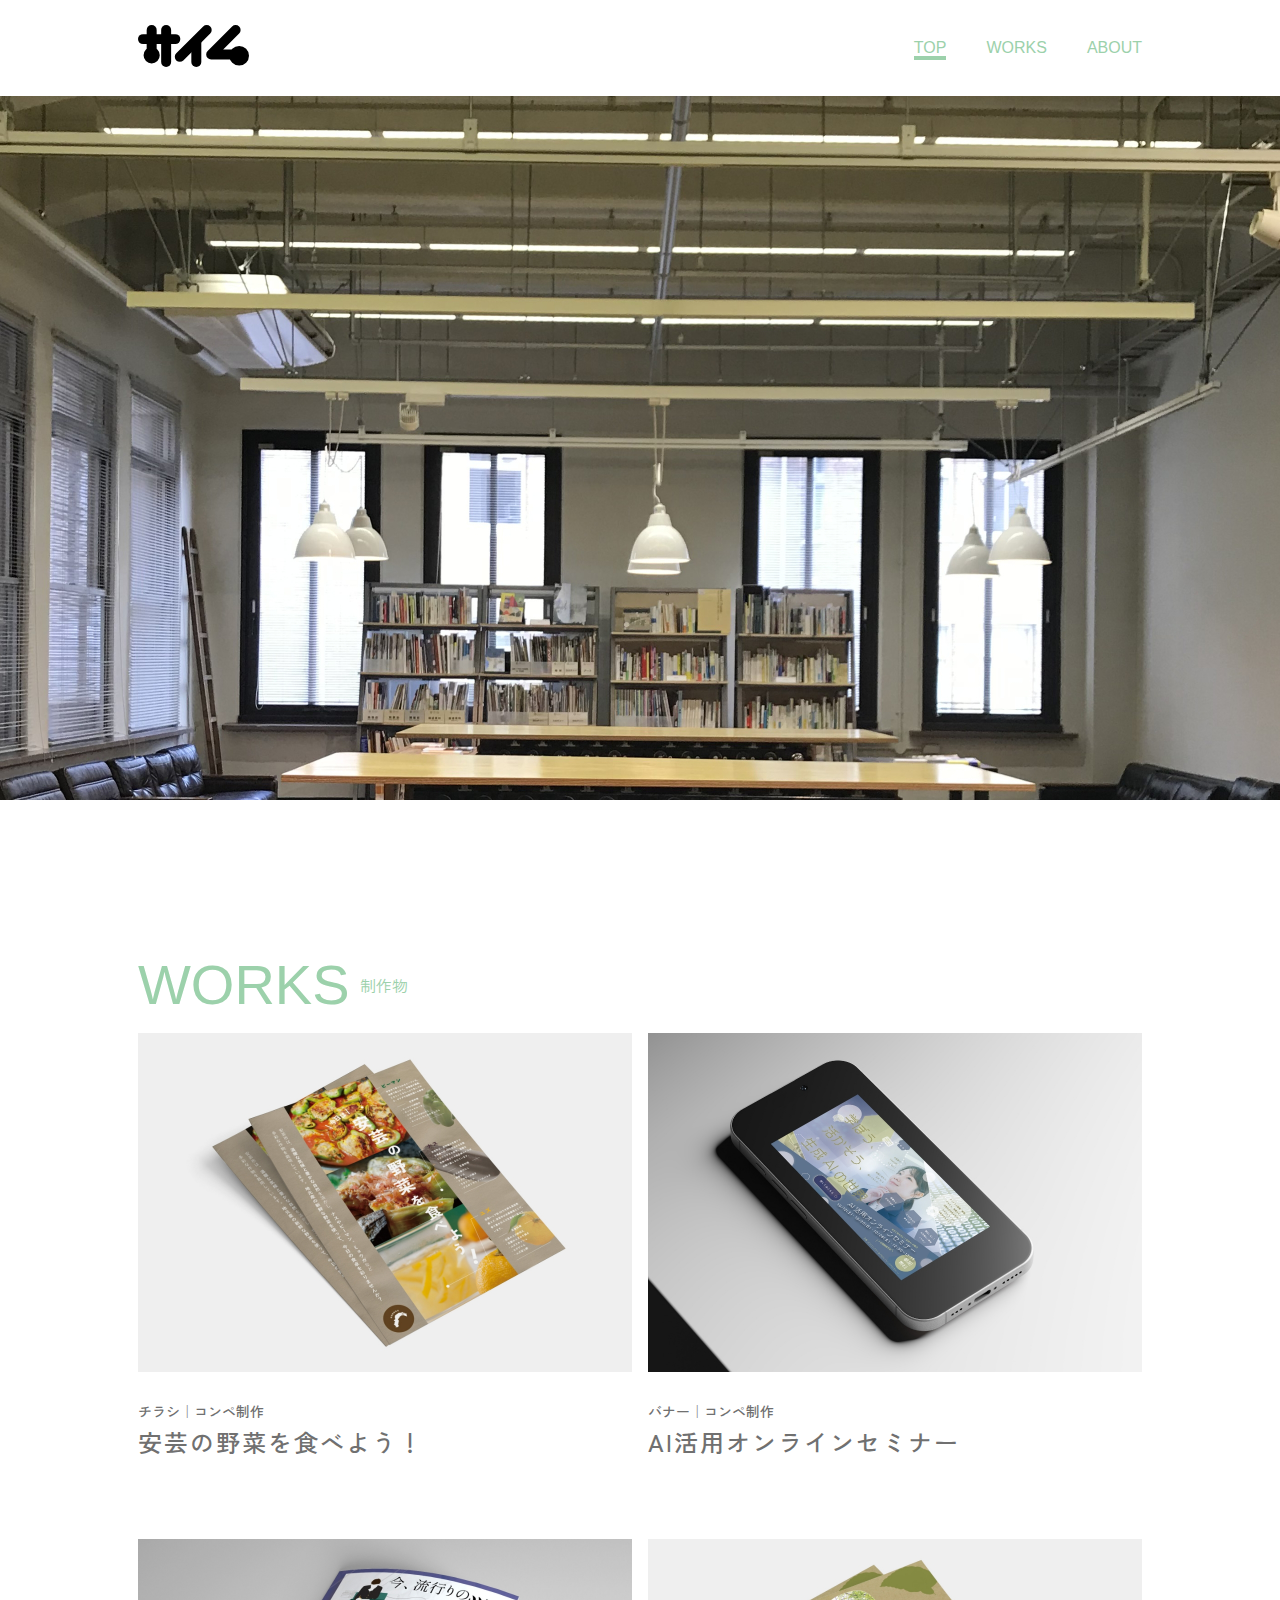
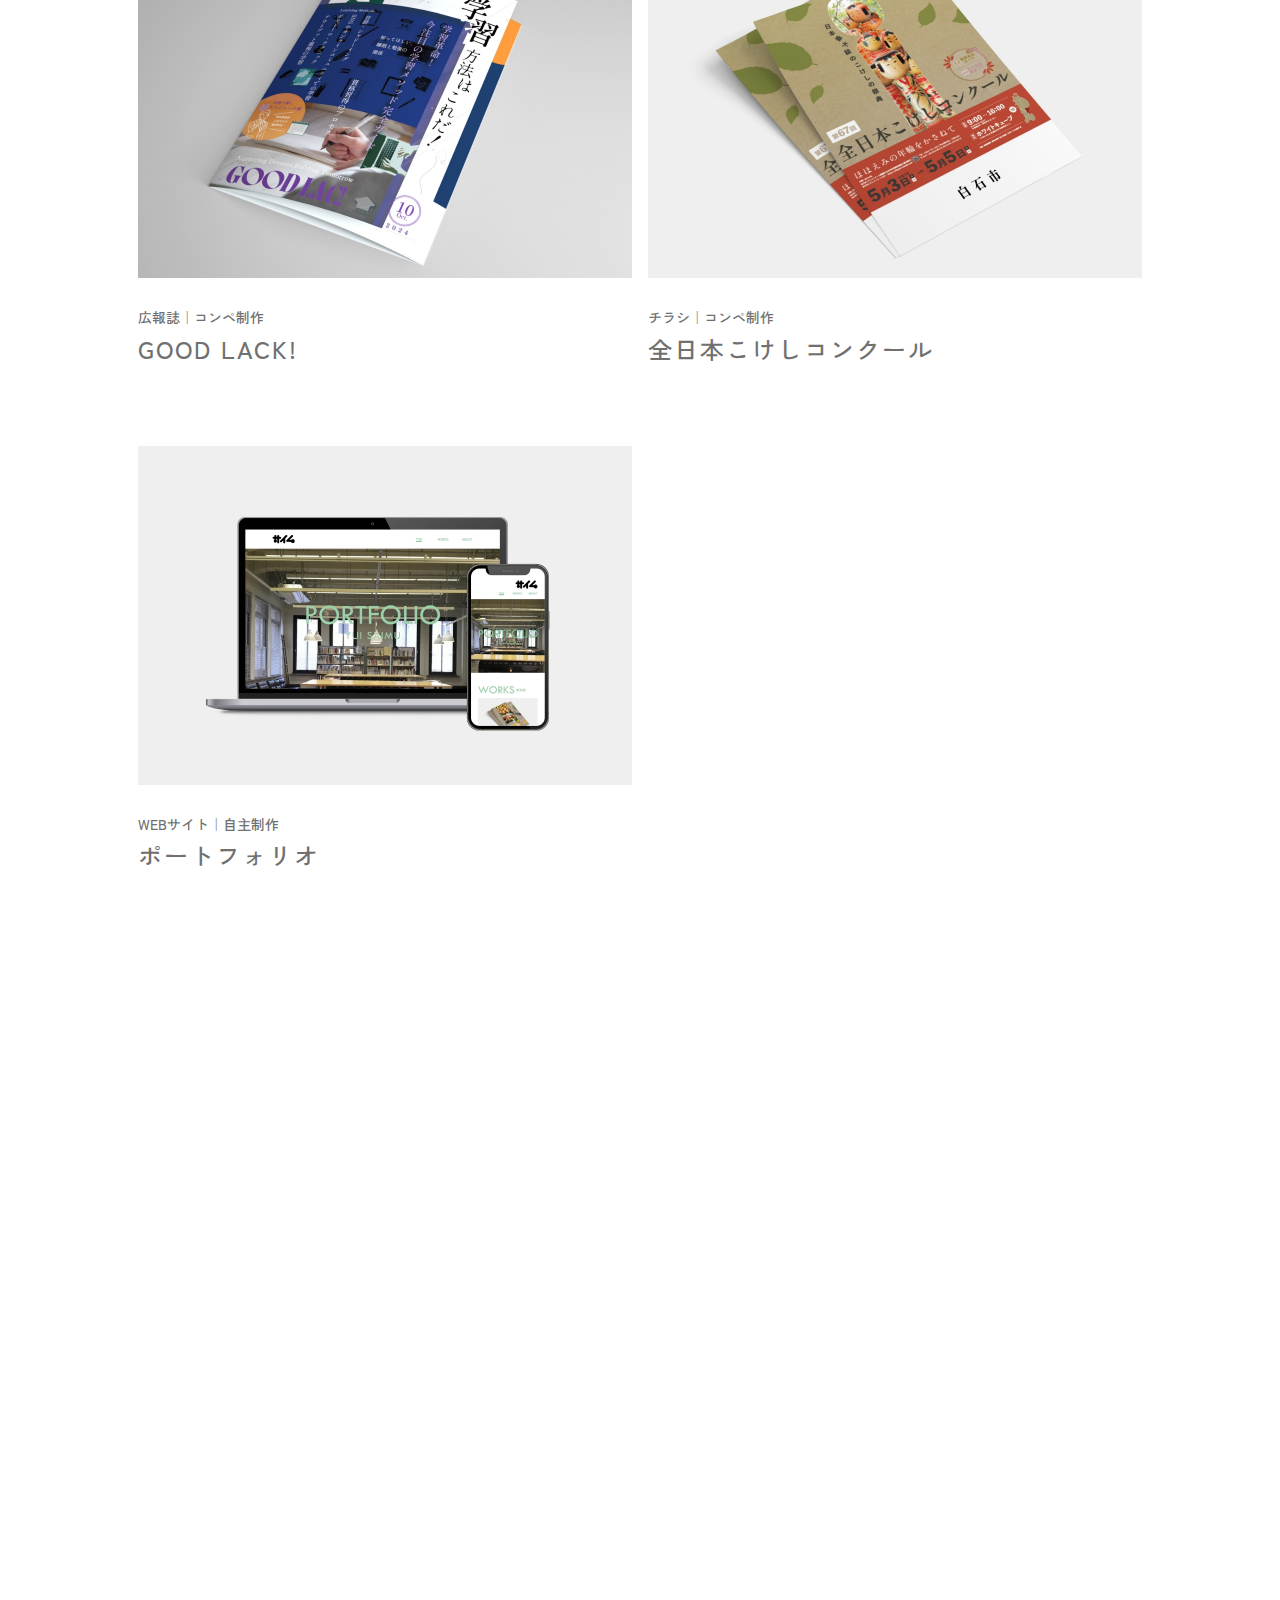
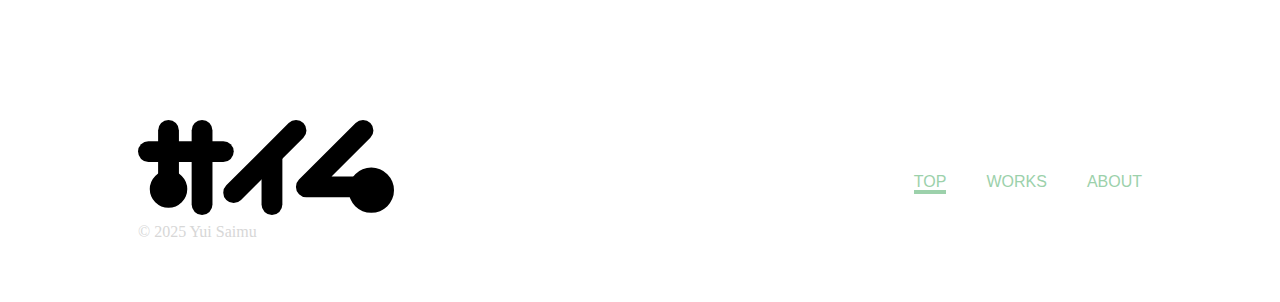
<file: index.html>
<!doctype html>
<html lang="ja">
<head>
<meta charset="utf-8">
<title>ポートフォリオ_top</title>
<link href="css/common.css" rel="stylesheet" type="text/css">
<link href="css/index.css" rel="stylesheet" type="text/css">
<meta name="viewport" content="width=device-width, initial-scale=1"><!--レスポンシブ-->
<link href="https://fonts.googleapis.com/css2?family=Zen+Kaku+Gothic+New&display=swap" rel="stylesheet"><!--フォントの指定-->
<link rel="icon" href="favicon.ico">
<link rel="apple-touch-icon" href="apple-touch-icon-180x180.png">
</head>

<body>
<!--ヘッダー始まり-->
<header id="top">
 <div class="container">
    <div class="header_wrap">
      <div class="ico_saimu">
        <img src="img/ico/ico_saimu_small.svg" alt="" class="ico_saimu_small">
      </div>
      <nav>
        <ul>
		  <li><a href="#top" class="mark">TOP</a></li>
		  <li><a href="#works">WORKS</a></li>
          <li><a href="about.html">ABOUT</a></li>      
        </ul>		
      </nav>
    </div>
 </div>
</header>
<!--ヘッダーおわり-->
<main>
<!--トップビュー始まり-->
<div class="top_view">
  <div class="background_img">
    <div class="top_text_block">
	  <div class="content">
      <h1 class="main_ttl">PORTFOLIO</h1>
      <h1 class="sub_ttl">YUI SAIMU</h1>
	  </div>
    </div>
  </div>
</div>	
<!--トップビューおわり-->
<!--Works始まり-->
<div class="works" id="works">
<div class="container">
  <div class="title-wrap">
    <h2 class="ttl">WORKS</h2> 
    <h2 class="ttl_jp">制作物</h2> 
  </div>
  <div class="flex_wrap">
    <!-- 安芸の野菜を食べよう！ -->
    <section>
	  <div class="works_img_wrap">
        <a href="works_aki.html"><img src="img/img/top/img_top_works_aki.jpg" width="494" height="339" alt="安芸の野菜を食べよう"></a>
	  </div>
	  <div class="works_text_wrap">
	    <p class="subject">チラシ｜コンペ制作</p>
	    <a href="works_aki.html" class="project">安芸の野菜を食べよう！</a>
	  </div>
    </section>
    <!-- AI活用オンラインセミナー -->
    <section>
	  <div class="works_img_wrap">
        <a href="works_banner.html"><img src="img/img/top/img_top_works_banner.jpg" width="494" height="339" alt="AI活用オンラインセミナー"></a>
	  </div>
	  <div class="works_text_wrap">
	    <p class="subject">バナー｜コンペ制作</p>
	    <a href="works_banner.html" class="project">AI活用オンラインセミナー</a>
	  </div>
    </section>
	<!-- GOOD LACK! -->
    <section>
	  <div class="works_img_wrap">
        <a href="works_goodlack.html"><img src="img/img/top/img_top_works_goodlack.jpg" width="494" height="339" alt="GOOD LACK!"></a>
	  </div>
	  <div class="works_text_wrap">
	    <p class="subject">広報誌｜コンペ制作</p>
	    <a href="works_goodlack.html" class="project">GOOD LACK!</a>
	  </div>
    </section>
	<!-- 全日本こけしコンクール -->
    <section>
	  <div class="works_img_wrap">
        <a href="works_kokesi.html"><img src="img/img/top/img_top_works_kokesi.jpg" width="494" height="339" alt="全日本こけしコンクール"></a>
	  </div>
	  <div class="works_text_wrap">
	    <p class="subject">チラシ｜コンペ制作</p>
	    <a href="works_kokesi.html" class="project">全日本こけしコンクール</a>
	  </div>
    </section>
	<!-- ポートフォリオ -->
    <section>
	  <div class="works_img_wrap">
        <a href="works_pf.html"><img src="img/img/top/img_top_works_pf.jpg" width="494" height="339" alt="ポートフォリオ"></a>
	  </div>
	  <div class="works_text_wrap">
	    <p class="subject">WEBサイト｜自主制作</p>
	    <a href="works_pf.html" class="project">ポートフォリオ</a>
	  </div>
    </section>
  </div>
</div>
</div>
<!--Worksおわり-->

<!--About始まり-->
<div class="content">
<div class="about">
  <div class="container">
    <div class="title-wrap">
      <h2 class="ttl">ABOUT</h2> 
      <h2 class="ttl_jp">私について</h2> 
    </div>
    <div class="flex_about">
      <div class="about_img_wrap">
	    <img src="img/img/top/img_top_about.jpg" width="536" height="310" alt="自分の写真">
	  </div>
      <div class="about_text_wrap">
        <h3 class="name_jpn">宰務 結</h3>
        <h3 class="name_eng">SAIMU　YUI</h3>
        <p class="about_text">
          1999年岡山県生まれ。大学で建築デザインを学び、Adobe Illustrator・Photoshopに触れる。建設会社で住宅設計や顧客対応を経験し、デザインの力を実感。現在グラフィック・Webデザインを学びながら就職活動中。 
        </p>
	  </div>
	</div>
    <div class="about_viewmore_wrap">
	  <a href="about.html" class="viewmore">VIEW MORE</a>
    </div> 
  </div>
</div>
</div>
</main>
	
<footer>
 <div class="container">
  <div class="footer_wrap">
    <div class="footer_ico">
      <a href="#top"><img src="img/ico/ico_saimu_big.svg" alt="ロゴ" class="ico_saimu_big"></a>
	  <p class="copyright">© 2025 Yui Saimu</p>
	</div>
    <nav>
      <ul>
	    <li><a href="#top" class="mark">TOP</a></li>	
	    <li><a href="#works">WORKS</a></li>
	    <li><a href="about.html">ABOUT</a></li>    
      </ul>		
    </nav>
  </div>
 </div>
</footer>

<script>
// 下から上に
document.addEventListener('scroll', function () {
  const elements = document.querySelectorAll('.content');
  const windowHeight = window.innerHeight;
  elements.forEach(function (element) {
    const elementTop = element.getBoundingClientRect().top;
    if (elementTop < windowHeight - 100) {
      element.classList.add('fade-in');
    } else {
      element.classList.remove('fade-in');
    }
  });
});
	
// ページ遷移用リンク（外部リンク）にフェードアウトを適用
document.querySelectorAll('a').forEach(function (link) {
  link.addEventListener('click', function (e) {
    // ページ内リンクの場合はスキップ
    if (link.getAttribute('href').startsWith('#')) return;

    e.preventDefault(); // デフォルトのリンク遷移を止める

    // ボディにフェードアウトを追加
    document.body.classList.add('fade-out');

    // フェードアウト後にページ遷移
    setTimeout(function () {
      window.location = link.href; // 新しいページに遷移
    }, 1000); // アニメーションが終わるまで待つ（1秒）
  });
});

// ページ内リンク（#で始まるリンク）にフェードアウトアニメーションを追加
document.querySelectorAll('a[href^="#"]').forEach(function (link) {
  link.addEventListener('click', function (e) {
    e.preventDefault(); // デフォルトのリンク遷移を止める

    // ページ内リンクはボディにfade-outを適用しない
    // ページ内リンクのスクロールをスムーズにするだけ
    const target = document.querySelector(link.getAttribute('href'));
    if (target) {
      // スムーズスクロールを実行
      target.scrollIntoView({ behavior: 'smooth', block: 'start' });
    }
  });
});
</script>
</body>
</html>
</file>
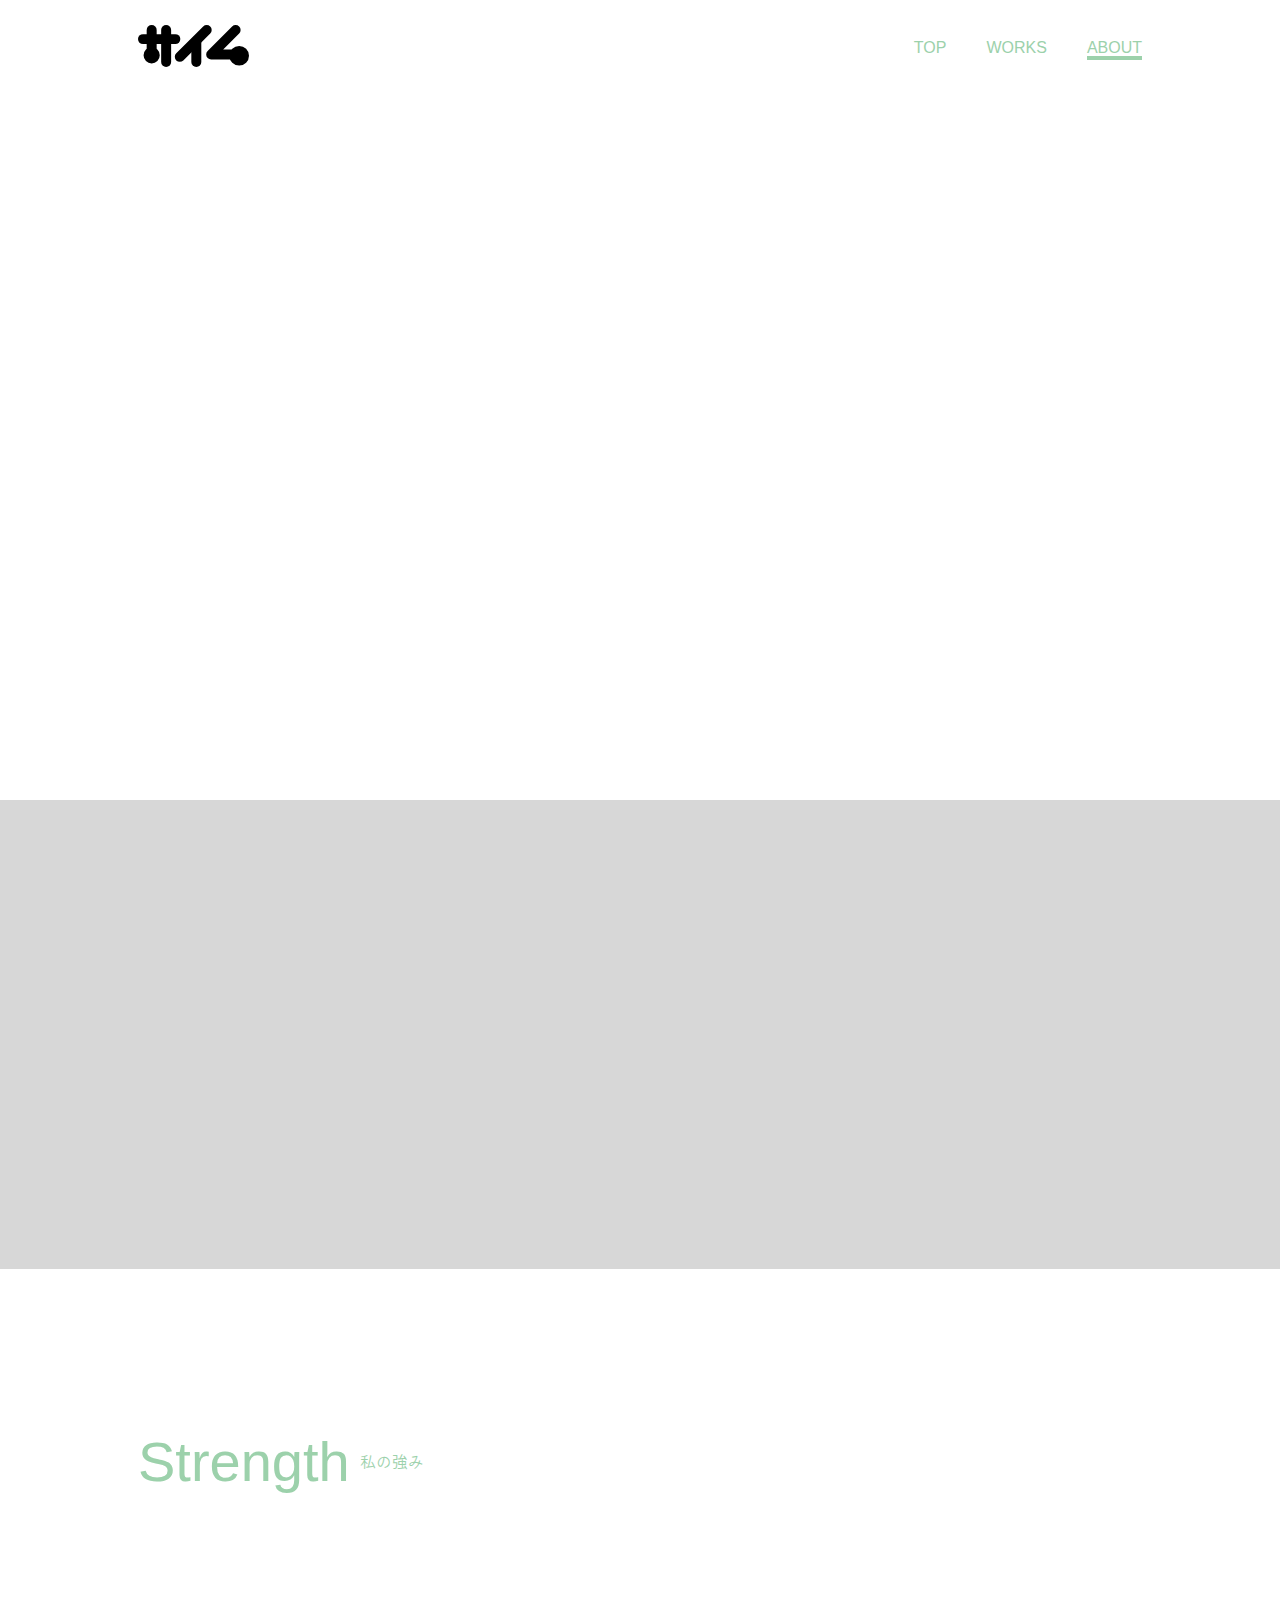
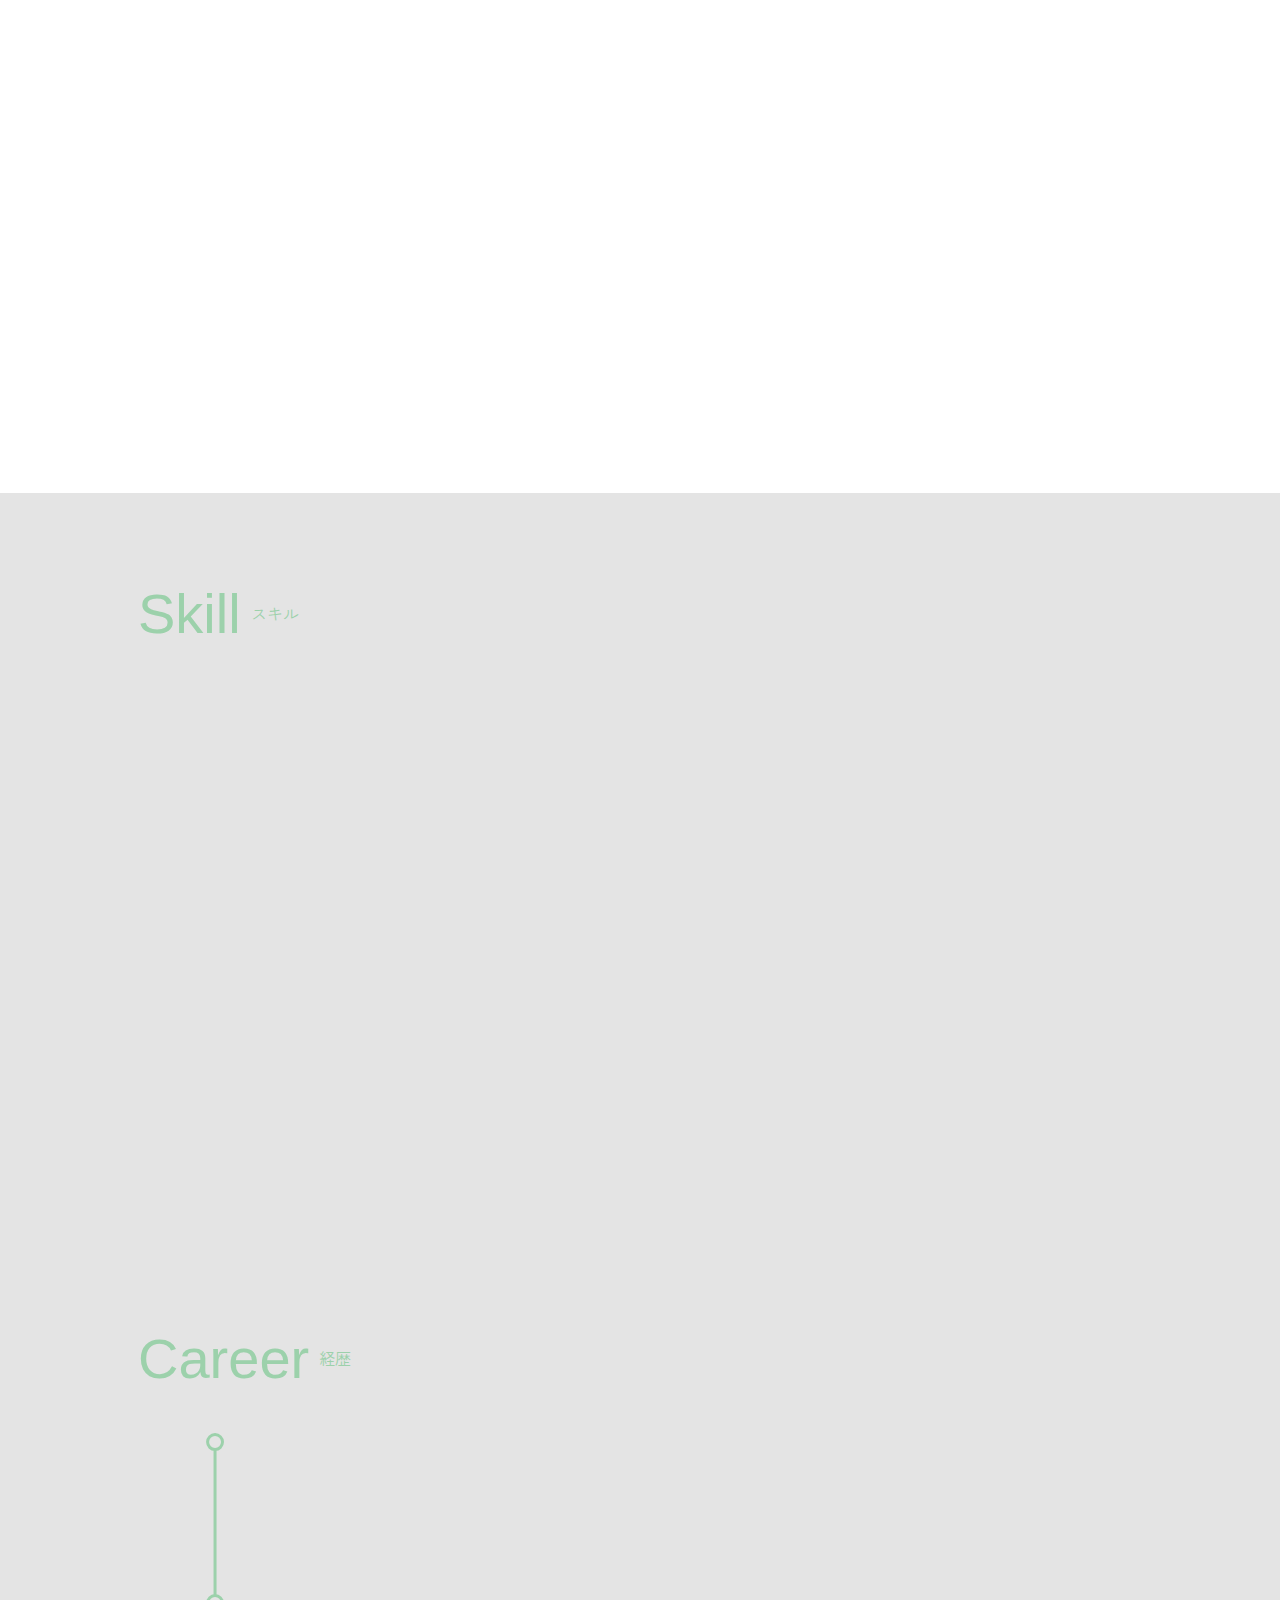
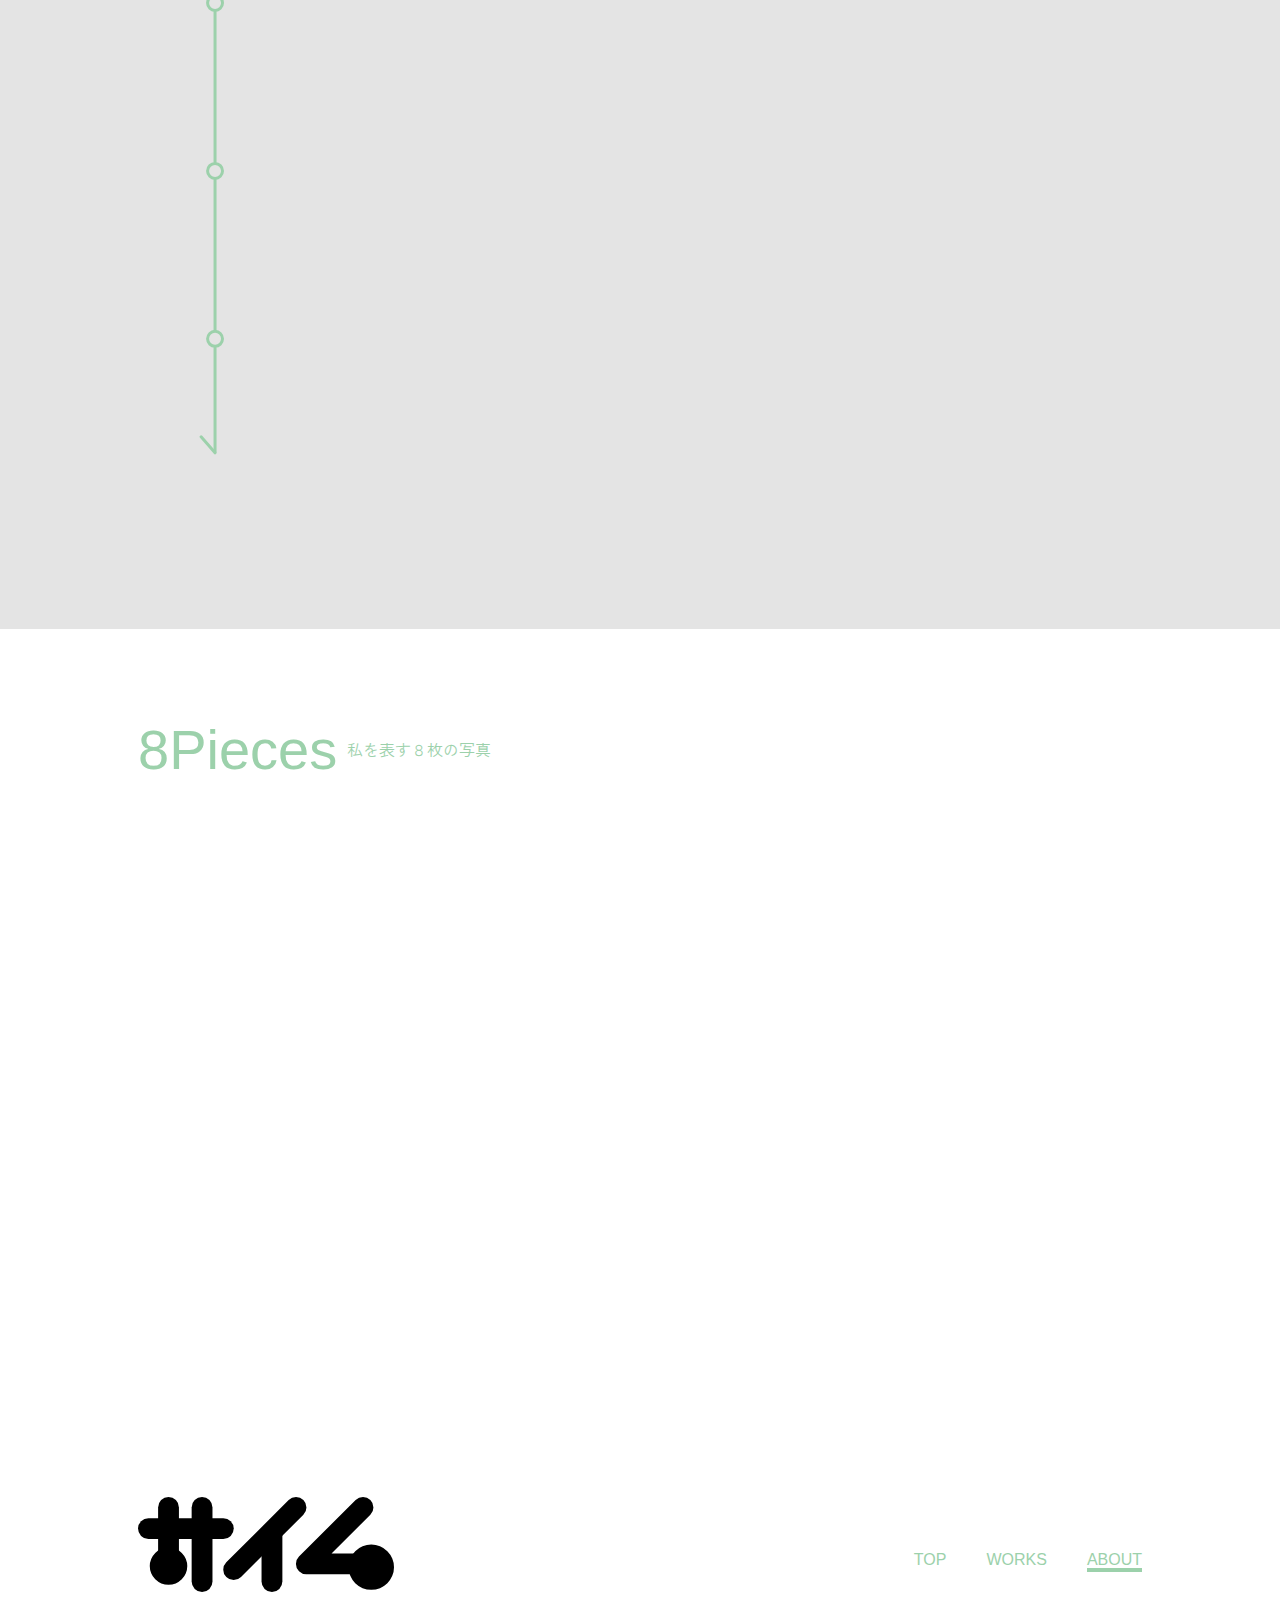
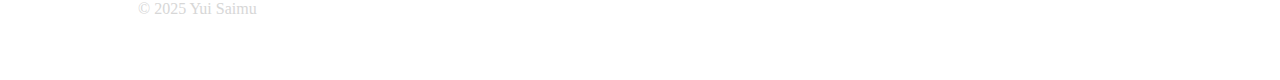
<file: about.html>
<!doctype html>
<html lang="ja">
<head>
<meta charset="utf-8">
<title>About</title>
<link href="css/common.css" rel="stylesheet" type="text/css">
<link href="css/about.css" rel="stylesheet" type="text/css">
<meta name="viewport" content="width=device-width, initial-scale=1"><!--レスポンシブ-->
<link href="https://fonts.googleapis.com/css2?family=Zen+Kaku+Gothic+New&display=swap" rel="stylesheet"><!--フォントの指定-->
<link rel="icon" href="favicon.ico" id="favicon">
<link rel="apple-touch-icon" sizes="180x180" href="apple-touch-icon-180x180.png">
</head>

<body>
<!--ヘッダー始まり-->
<header id="about">
<div class="container">
    <div class="header_wrap">
      <div class="ico_saimu">
        <img src="img/ico/ico_saimu_small.svg" alt="" class="ico_saimu_small">
      </div>
      <nav>
        <ul>
		  <li><a href="index.html">TOP</a></li>
		  <li><a href="index.html#works">WORKS</a></li>
          <li><a href="#about" class="mark">ABOUT</a></li>      
        </ul>		
      </nav>
    </div>
</div>
</header>
<!--ヘッダーおわり-->
	
<main>
<!--トップビュー-->	
<div class="top_view">
	<section class="top_img_wrap content">
		<img src="img/img/about/img_about_topview.jpg" width="1280" height="704" alt="トップ画像">
    </section>
	<section class="background_wrap">
		<div class="container content">
			<div class="title-wrap">
				<h2 class="ttl">ABOUT</h2>
				<h2 class="ttl_jp">私について</h2>
			</div>
    		<div class="top_text_wrap">
        		<h3 class="name_jpn">宰務 結</h3>
       			<h3 class="name_eng">SAIMU　YUI</h3>
       			<p class="about_text">
          		1999年岡山県生まれ。大学で建築デザインを学び、Adobe Illustrator・Photoshopに触れる。建設会社で住宅設計や顧客対応を経験し、デザインの力を実感。現在グラフィック・Webデザインを学びながら就職活動中。 
       	    	</p>
			</div>
	    </div>
    </section>
</div>	
<!--トップビュおわり-->	
	
<!--Strength-->	
<div class="strength">
<div class="container">
  <div class="title-wrap">
      <h2 class="ttl">Strength</h2> 
      <h2 class="ttl_jp">私の強み</h2> 
  </div>
  <div class="strength_wrap">
    <div class="strength_item">
      <img src="img/ico/ico_about_strength1.svg" width="170" alt="細部への配慮アイコン" class="strength_img">
      <h4 class="strength_ttl">細部への配慮</h4>
      <p class="strength_text">
        細部への配慮を大切にし、高い成果を追求する姿勢が強みです。前職の建築設計職では、見やすく正確な図面作成にこだわり、色使いや文字サイズなどを工夫。協力会社から「わかりやすく理解しやすい」と評価をいただきました。丁寧で確実な仕事を心がけ、信頼されるデザイナーを目指します。
      </p>
    </div>
    <div class="strength_item">
      <img src="img/ico/ico_about_strength2.svg" width="170" alt="傾聴力アイコン" class="strength_img">
      <h4 class="strength_ttl">傾聴力</h4>
      <p class="strength_text">
        相手の意見や要望を的確にヒアリングし、信頼関係を築く傾聴力が強みです。打ち合わせでは、アイスブレイクや表情管理を意識し、気軽に相談できる関係を構築してまいりました。クライアントやチームとの関係性を大切にし、質の高い成果の実現に努めます。
      </p>
    </div>
    <div class="strength_item">
      <img src="img/ico/ico_about_strength3.svg" width="170" alt="業務改善力アイコン" class="strength_img">
      <h4 class="strength_ttl">業務改善力</h4>
      <p class="strength_text">
        業務の効率化を図る力が強みです。前職では、設計や営業、現場調査を同時に担当しながら、フローの整理やマニュアル作成に取り組みました。その結果、作業の迅速化や業務の自己完結を促進し、インターン指導にも活用。今後も業務改善を重ね、生産性の向上に貢献します。
      </p>
    </div>
  </div>
</div>
</div>
<!--Strengthおわり-->	
	
<!--Skill-->	
<div class="Skill">
  <div class="container">
    <div class="title-wrap">
      <h2 class="ttl">Skill</h2> 
      <h2 class="ttl_jp">スキル</h2> 
    </div>
    <div class="skill_wrap content">
      <div class="skill_item">
        <div class="flexbox">
          <h4 class="skill_ttl">Illustrator</h4>
          <img src="img/ico/ico_about_skill_ai.svg" alt="Aiのアイコン" class="skill_icon">
        </div>
        <p class="skill_text">
          チラシ、名刺、バナーなどの制作ができます。コンセプトやユーザーに最適なデザインを目指し、細部にまで配慮した丁寧なデザインを心掛けています。
        </p>
      </div>
      <div class="skill_item">
        <div class="flexbox">
          <h4 class="skill_ttl">Photoshop</h4>
          <img src="img/ico/ico_about_skill_ps.svg" alt="Psのアイコン" class="skill_icon">
        </div>
        <p class="skill_text">
          画像の補正、切り抜き、簡単なバナーの作成をすることができます。
        </p>
      </div>
      <div class="skill_item">
        <div class="flexbox">
          <h4 class="skill_ttl">XD</h4>
          <img src="img/ico/ico_about_skill_xd.svg" alt="Xdのアイコン" class="skill_icon">
        </div>
        <p class="skill_text">
          WEBサイトなどのワイヤーフレームを作成することができます。
        </p>
      </div>
      <div class="skill_item">
        <div class="flexbox">
          <h4 class="skill_ttl">HTML/CSS</h4>
          <img src="img/ico/ico_about_skill_53.svg" alt="html/cssのアイコン" class="skill_icon">
        </div>
        <p class="skill_text">
          Web ページを作成することができます。現在、JavaScript、jQueryについて勉強中です。（使用ツール：Dreamweaver）
        </p>
      </div>
    </div>  
  </div>
</div>
<!--Skillおわり-->	
	
<!--Career-->	
<div class="career">
  <div class="container">
  	<div class="title-wrap">
    	<h2 class="ttl">Career</h2> 
    	<h2 class="ttl_jp">経歴</h2> 
    </div>
	<div class="career_wrap">
		<div class="ico_container">
		
		</div>  
		<div class="text_container">
			<div class="text_container_item">
				<h5>１９９９年</h5>
				<h6>岡山県に生まれる</h6>
				<p>幼少期からものづくりや住宅、インテリアに興味を持ち、工作が大好きだった。趣味は部屋の模様替えと「間取りノート」を書くこと。</p>
			</div>
			<div class="text_container_item">
				<h5>２０１８年</h5>
				<h6>大学で建築デザインを学ぶ</h6>
				<p>設計課題を通じてプレゼン力の重要性を実感。課題制作やプレゼンの過程で広告物やグラフィックデザインに触れる中、独学でIllustrator やPhotoshop の基礎を学ぶ。</p>
			</div>
			<div class="text_container_item">
				<h5>２０２２年</h5>
				<h6>建設会社で住宅の設計・顧客対応</h6>
				<p>信頼関係の構築や丁寧なヒアリングを通じて、提案力とコミュニケーション能力を磨く。同年末、体調不良により退職。休後、2023 年から賃貸物件オペレーターとして在宅勤務し、入居者対応を通じて判断力や柔軟な対応力を培う。</p>
			</div>
			<div class="text_container_item">
				<h5>２０２４年</h5>
				<h6>広告・WEBデザインに興味を持つ</h6>
				<p>顧客対応やデザイン提案の経験を通じて、広告物やWeb デザインに興味を持つ。クリエイティブ分野でのキャリアを目指し、職業訓練でWeb デザインを学ぶ。Illustrator やPhotoshop のスキルを活かし、広告やWeb デザイン関係の職種を中心に就職を目指す。</p>
			</div>
		</div>
    </div>			
  </div>
</div>
<!--Careerおわり-->	
	
<!--Likes-->	
<div class="likes">
 	<div class="container">
  		<div class="title-wrap">
    		<h2 class="ttl">8Pieces</h2> 
    		<h2 class="ttl_jp">私を表す８枚の写真</h2> 
   	    </div>
		<div class="likes_img_wrap content">
			<div class="img_item">
				<div class="img_inner">
					<img src="img/img/about/img_about_likes1.jpg" alt="美術館">
					<div class="overlay">
						<p class="overlay-ttl">美術館</p>
						<p class="overlay-text">美術館巡りが好き。<br>写真は猪熊弦一郎現代美術<br>館。一番好きな美術館は地<br>中美術館。</p>
					</div>
				</div>
			</div>
			<div class="img_item">
				<div class="img_inner">
					<img src="img/img/about/img_about_likes2.jpg" alt="グルテンフリー">
					<div class="overlay">
						<p class="overlay-ttl">グルテンフリー</p>
						<p class="overlay-text">パンが大好きだが、<br>健康のために<br>グルテンフリー生活。</p>
					</div>
				</div>
			</div>
			<div class="img_item">
				<div class="img_inner">
					<img src="img/img/about/img_about_likes3.jpg" alt="小さいキャラクター">
					<div class="overlay">
						<p class="overlay-ttl">小さいキャラクター達</p>
						<p class="overlay-text">つい集めてしまう。<br>特に平成のキャラクター。</p>
					</div>
				</div>
			</div>
			<div class="img_item">
				<div class="img_inner">
					<img src="img/img/about/img_about_likes4.jpg" alt="ブレた写真">
					<div class="overlay">
						<p class="overlay-ttl">ブレブレの写真</p>
						<p class="overlay-text">たまたま撮れた<br>ブレブレの写真が好き。<br>謎に待ち受け画像にする。</p>
					</div>
				</div>
			</div>
			<div class="img_item">
				<div class="img_inner">
					<img src="img/img/about/img_about_likes5.jpg" alt="ひとり行動">
					<div class="overlay">
						<p class="overlay-ttl">ひとり行動</p>
						<p class="overlay-text">ライブ、美術館、カラオケ<br>などに出没。</p>
					</div>
				</div>
			</div>
			<div class="img_item">
				<div class="img_inner">
					<img src="img/img/about/img_about_likes6.jpg" alt="街の風景">
					<div class="overlay">
						<p class="overlay-ttl">街のデザイン</p>
						<p class="overlay-text">素敵なタイルや看板など<br>目が行きがち。</p>
					</div>
				</div>
			</div>
			<div class="img_item">
				<div class="img_inner">
					<img src="img/img/about/img_about_likes7.jpg" alt="どうぶつの森">
					<div class="overlay">
						<p class="overlay-ttl">どうぶつの森</p>
						<p class="overlay-text">ヒーリング効果。</p>
					</div>
				</div>
			</div>
			<div class="img_item">
				<div class="img_inner">
					<img src="img/img/about/img_about_likes8.jpg" alt="目がなくなる">
					<div class="overlay">
						<p class="overlay-ttl">目</p>
						<p class="overlay-text">笑うとなくなる。</p>
					</div>
				</div>
			</div>		
		</div>
	</div>	
</div>		
<!--Likesおわり-->	
</main>

<footer>
<div class="container">
  <div class="footer_wrap">
    <div class="footer_ico">
      <a href="#about"><img src="img/ico/ico_saimu_big.svg" alt="ロゴ" class="ico_saimu_big"></a>
	  <p class="copyright">© 2025 Yui Saimu</p>
	</div>
    <nav>
      <ul>
	    <li><a href="index.html">TOP</a></li>
		  <li><a href="index.html#works">WORKS</a></li>
          <li><a href="#about" class="mark">ABOUT</a></li>      
      </ul>		
    </nav>
  </div>
</div>
</footer>
	
<script>
// 下から上にふわっと表示(.content)
document.addEventListener('scroll', function () {
  const elements = document.querySelectorAll('.content');
  const windowHeight = window.innerHeight;
  elements.forEach(function (element) {
    const elementTop = element.getBoundingClientRect().top;
    if (elementTop < windowHeight - 100) {
      element.classList.add('fade-in');
    } else {
      element.classList.remove('fade-in');
    }
  });
});
	
// ページ遷移用リンク（外部リンク）にフェードアウトを適用
document.querySelectorAll('a').forEach(function (link) {
  link.addEventListener('click', function (e) {
    // ページ内リンクの場合はスキップ
    if (link.getAttribute('href').startsWith('#')) return;

    e.preventDefault(); // デフォルトのリンク遷移を止める

    // ボディにフェードアウトを追加
    document.body.classList.add('fade-out');

    // フェードアウト後にページ遷移
    setTimeout(function () {
      window.location = link.href; // 新しいページに遷移
    }, 1000); // アニメーションが終わるまで待つ（1秒）
  });
});

// ページ内リンク（#で始まるリンク）にフェードアウトアニメーションを追加
document.querySelectorAll('a[href^="#"]').forEach(function (link) {
  link.addEventListener('click', function (e) {
    e.preventDefault(); // デフォルトのリンク遷移を止める

    // ページ内リンクはボディにfade-outを適用しない
    // ページ内リンクのスクロールをスムーズにするだけ
    const target = document.querySelector(link.getAttribute('href'));
    if (target) {
      // スムーズスクロールを実行
      target.scrollIntoView({ behavior: 'smooth', block: 'start' });
    }
  });
});	
	
//.strength_item(強み)と.text_container_item(経歴)
document.addEventListener("DOMContentLoaded", function () {
  const strengthItems = document.querySelectorAll(".strength_item");
  const textItems = document.querySelectorAll(".text_container_item");

  const observer = new IntersectionObserver((entries) => {
    entries.forEach((entry, index) => {
      if (entry.isIntersecting) {
        entry.target.style.animationDelay = `${index * 0.3}s`; // 0.3秒ずつ遅らせる
        entry.target.classList.add("fade-in");
      } else {
        entry.target.classList.remove("fade-in"); // 画面外に出たらリセット
      }
    });
  }, { threshold: 0.1 });

  strengthItems.forEach((item) => observer.observe(item));
  textItems.forEach((item) => observer.observe(item)); // `.text_container_item` も監視対象に追加
});
</script>
</body>
</html>
</file>
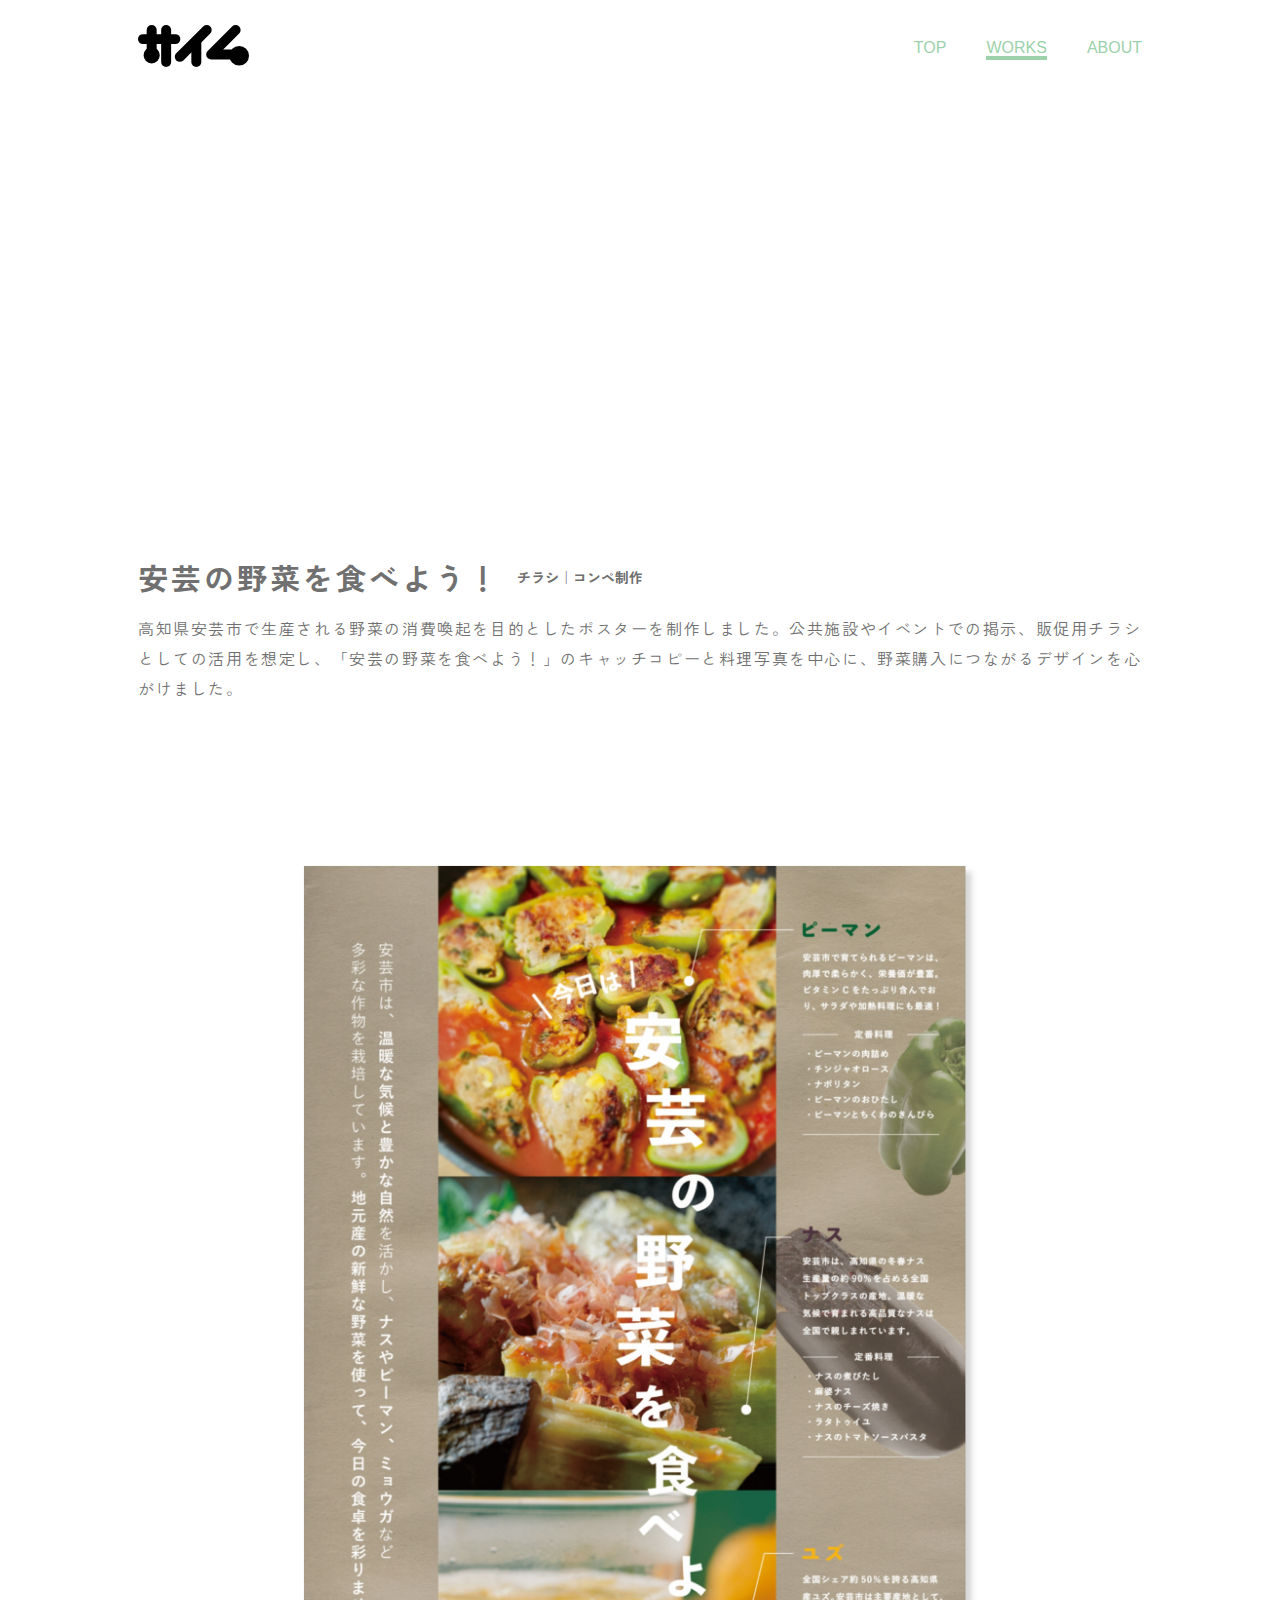
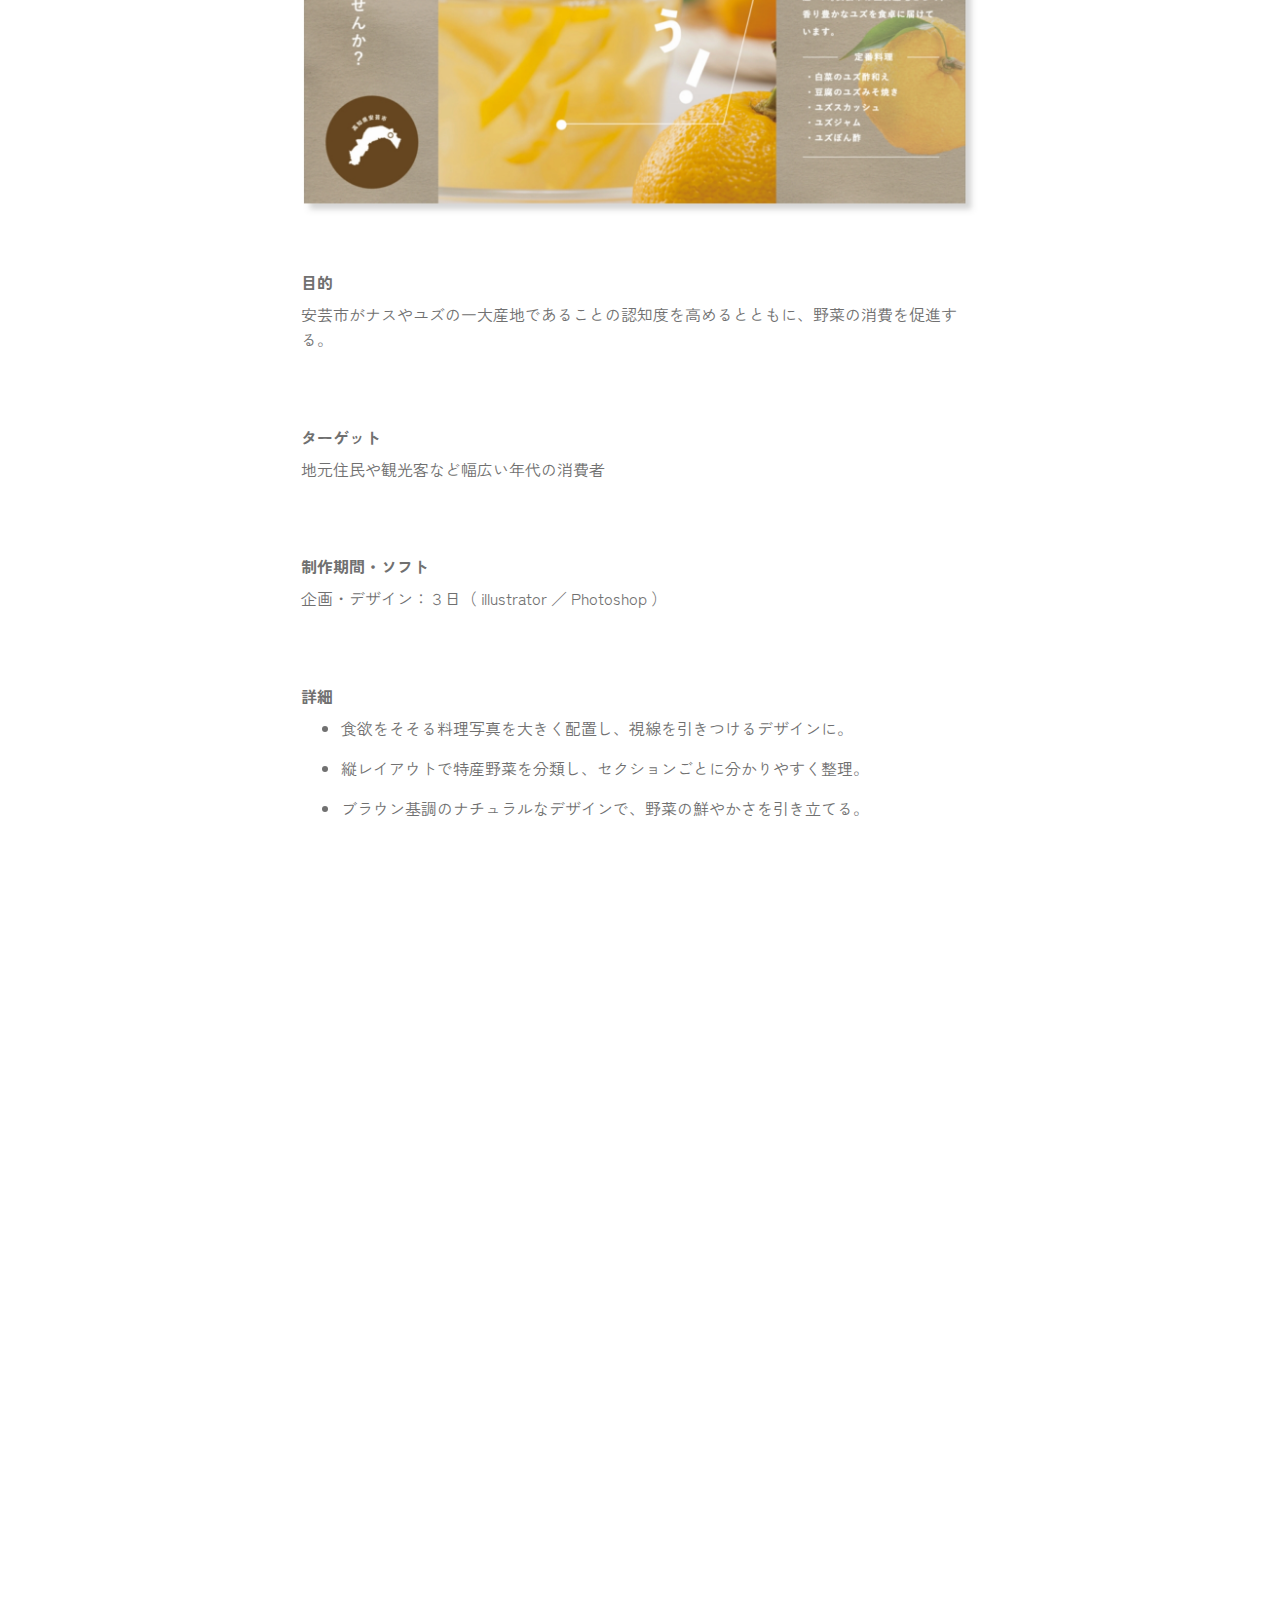
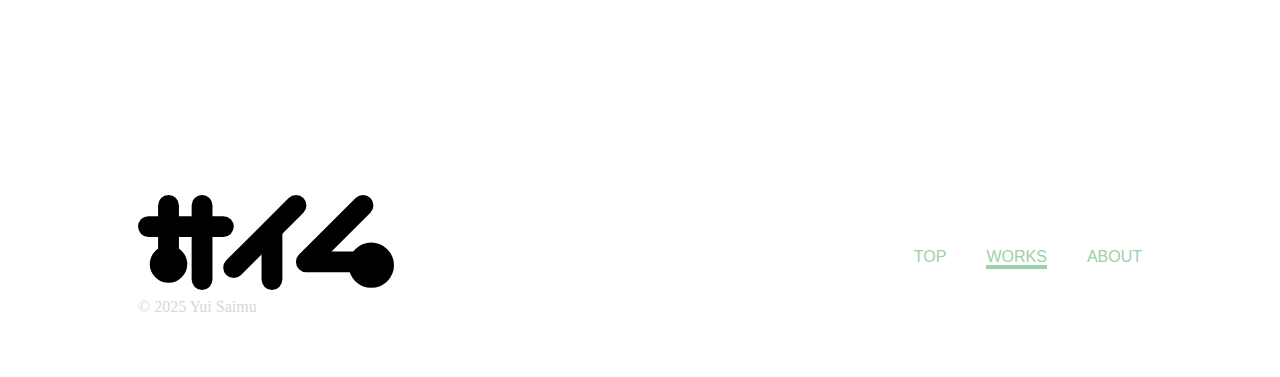
<file: works_aki.html>
<!doctype html>
<html lang="ja">
<head>
<meta charset="utf-8">
<title>Works_安芸の野菜を食べよう！</title>
<link href="css/common.css" rel="stylesheet" type="text/css">
<link href="css/works.css" rel="stylesheet" type="text/css">
<meta name="viewport" content="width=device-width, initial-scale=1"><!--レスポンシブ-->
<link href="https://fonts.googleapis.com/css2?family=Zen+Kaku+Gothic+New&display=swap" rel="stylesheet"><!--フォントの指定-->
<link rel="icon" href="favicon.ico">
<link rel="apple-touch-icon" href="apple-touch-icon-180x180.png">
</head>

<body>
<!--ヘッダー始まり-->
<header id="works">
	<div class="container">
   		<div class="header_wrap">
      		<div class="ico_saimu">
        		<img src="img/ico/ico_saimu_small.svg" alt="" class="ico_saimu_small">
      		</div>
     	    <nav>
        		<ul>
		  			<li><a href="index.html">TOP</a></li>
		  			<li><a href="index.html#works" class="mark">WORKS</a></li>
          			<li><a href="about.html">ABOUT</a></li>      
       		   </ul>		
     	   </nav>
    	</div>
	</div>
</header>
<!--ヘッダーおわり-->
	
<main>
<!--トップビュー-->	
<div class="top_view">
	<div class="container">
    	<div class="img_wrap"><img src="img/img/works/img_works_top_aki.jpg" alt="トップ画像"></div>
    	<div class="top_text_wrap">
	        <div class="flex_wrap">
	    		<h3 class="works_ttl">安芸の野菜を食べよう！</h3>
	    		<p class="subject">チラシ｜コンペ制作</p>
	        </div>
	  		<p class="works_text">高知県安芸市で生産される野菜の消費喚起を目的としたポスターを制作しました。公共施設やイベントでの掲示、販促用チラシとしての活用を想定し、「安芸の野菜を食べよう！」のキャッチコピーと料理写真を中心に、野菜購入につながるデザインを心がけました。</p>	 
    	 </div>
	</div>
</div>	
<!--トップビュおわり-->	

<!--メインビュー-->
<div class="main_view">
	<div class="container">
  		<img src="img/img/works/img_works_md_aki.jpg" width="679" height="962" alt="">
	</div>
</div>
<!--メインビュおわり-->	

<!--説明欄-->
<div class="text_view">
<div class="container">
  <div class="flex_colum">
	<section>
	  <h4 class="sub_ttl">目的</h4> 
	  <p class="text">安芸市がナスやユズの一大産地であることの認知度を高めるとともに、野菜の消費を促進する。</p>  
    </section>
	<section>
	  <h4 class="sub_ttl">ターゲット</h4> 
	  <p class="text">地元住民や観光客など幅広い年代の消費者</p>  
    </section>
	<section>
	  <h4 class="sub_ttl">制作期間・ソフト</h4> 
	  <p class="text">企画・デザイン：３日（ illustrator ／ Photoshop ）</p>  
    </section>
	<section>
	  <h4 class="sub_ttl">詳細</h4> 
	  <ul>
	     <li class="text">食欲をそそる料理写真を大きく配置し、視線を引きつけるデザインに。</li>
		 <li class="text">縦レイアウトで特産野菜を分類し、セクションごとに分かりやすく整理。</li>
		 <li class="text">ブラウン基調のナチュラルなデザインで、野菜の鮮やかさを引き立てる。</li>
	   </ul>	  
    </section>
  </div>
</div>
</div>
<!--説明欄おわり-->

<!--Other-->
<div class="content">
<div class="other_view">
  <div class="container">
    <div class="title-wrap">
      <h2 class="ttl">OTHER</h2> 
      <h2 class="ttl_jp">他の制作物</h2> 
    </div>
	<div class="flex_space-between">
	  <a href="works_banner.html">
	    <img src="img/img/works/img_works_other_banner.jpg" width="358" height="246" alt="">
	  </a>
	  <a href="works_goodlack.html">
        <img src="img/img/works/img_works_other_goodlack.jpg" width="358" height="246" alt="">
	  </a>
	  <a href="works_kokesi.html">
	    <img src="img/img/works/img_works_other_kokesi.jpg" width="358" height="246" alt="">
	  </a>
	  <a href="works_pf.html">
	    <img src="img/img/works/img_works_other_pf.jpg" width="358" height="246" alt="">
	  </a>  
	</div>
  </div>
</div>
</div>
<!--Otherおわり-->
</main>

<footer>
	<div class="container">
  		<div class="footer_wrap">
    		<div class="footer_ico">
      			<a href="#works"><img src="img/ico/ico_saimu_big.svg" alt="ロゴ" class="ico_saimu_big"></a>
	  			<p class="copyright">© 2025 Yui Saimu</p>
			</div>
    		<nav>
     			 <ul>
	   				 <li><a href="index.html">TOP</a></li>	
	   				 <li><a href="index.html#works" class="mark">WORKS</a></li>
	    			 <li><a href="about.html">ABOUT</a></li>    
      			</ul>		
    		</nav>
  		</div>
	</div>
</footer>
	
<script>
// 下から上に
document.addEventListener('scroll', function () {
  const elements = document.querySelectorAll('.content');
  const windowHeight = window.innerHeight;
  elements.forEach(function (element) {
    const elementTop = element.getBoundingClientRect().top;
    if (elementTop < windowHeight - 100) {
      element.classList.add('fade-in');
    } else {
      element.classList.remove('fade-in');
    }
  });
});
	
// ページ遷移用リンク（外部リンク）にフェードアウトを適用
document.querySelectorAll('a').forEach(function (link) {
  link.addEventListener('click', function (e) {
    // ページ内リンクの場合はスキップ
    if (link.getAttribute('href').startsWith('#')) return;

    e.preventDefault(); // デフォルトのリンク遷移を止める

    // ボディにフェードアウトを追加
    document.body.classList.add('fade-out');

    // フェードアウト後にページ遷移
    setTimeout(function () {
      window.location = link.href; // 新しいページに遷移
    }, 1000); // アニメーションが終わるまで待つ（1秒）
  });
});

// ページ内リンク（#で始まるリンク）にフェードアウトアニメーションを追加
document.querySelectorAll('a[href^="#"]').forEach(function (link) {
  link.addEventListener('click', function (e) {
    e.preventDefault(); // デフォルトのリンク遷移を止める

    // ページ内リンクはボディにfade-outを適用しない
    // ページ内リンクのスクロールをスムーズにするだけ
    const target = document.querySelector(link.getAttribute('href'));
    if (target) {
      // スムーズスクロールを実行
      target.scrollIntoView({ behavior: 'smooth', block: 'start' });
    }
  });
});	
</script>
</body>
</html>
</file>
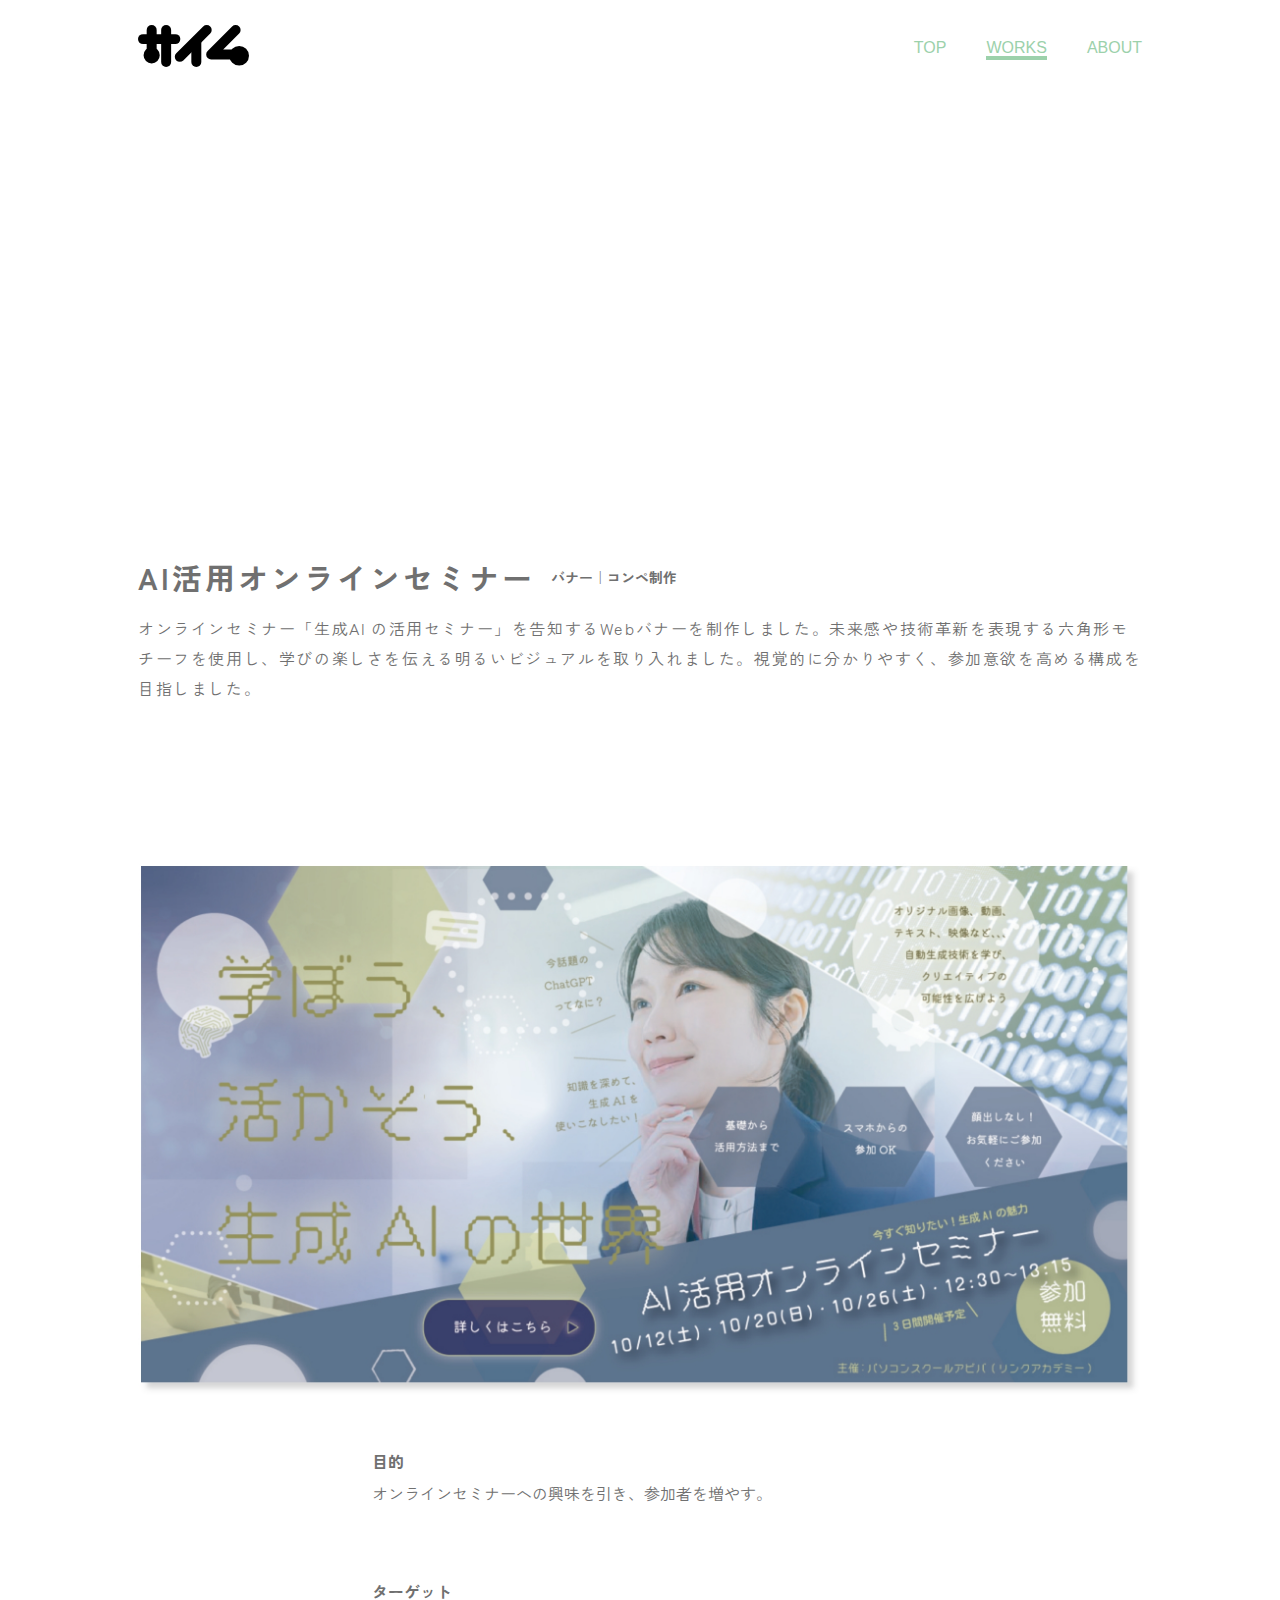
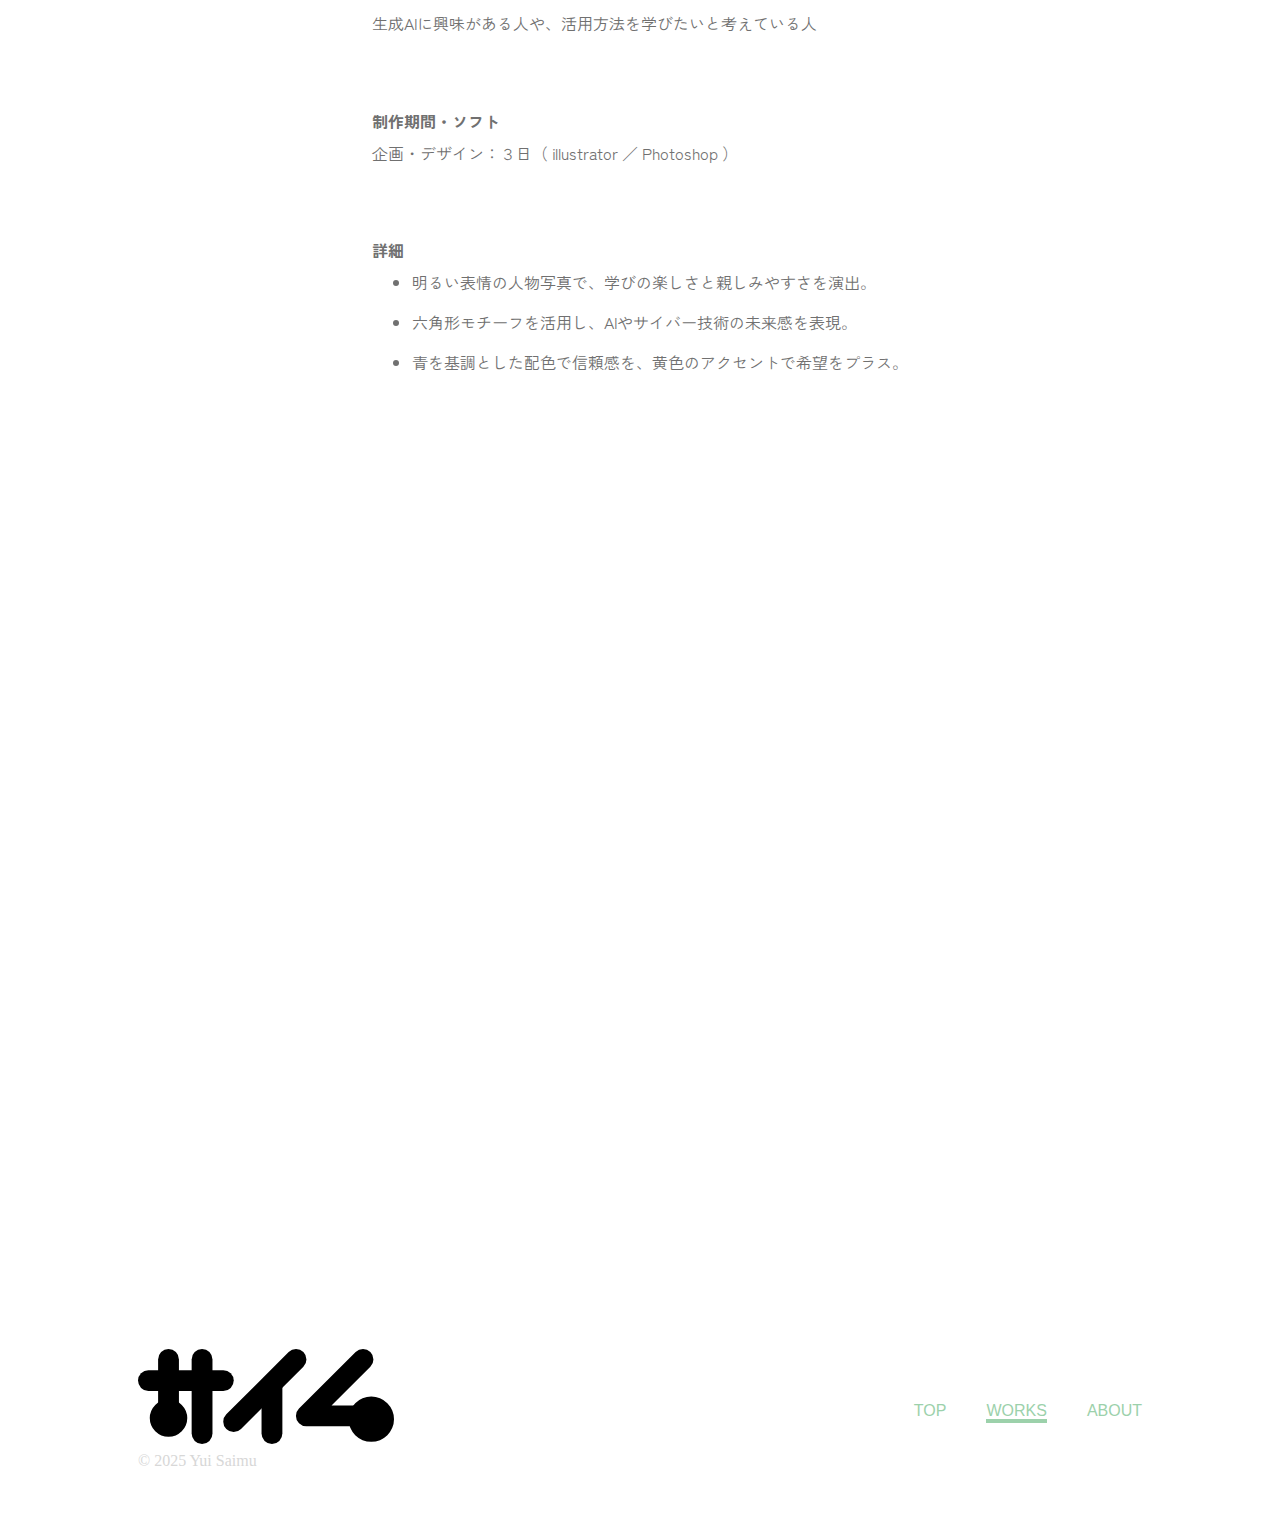
<file: works_banner.html>
<!doctype html>
<html lang="ja">
<head>
<meta charset="utf-8">
<title>Works_AI活用オンラインセミナー</title>
<link href="css/common.css" rel="stylesheet" type="text/css">
<link href="css/works.css" rel="stylesheet" type="text/css">
<meta name="viewport" content="width=device-width, initial-scale=1"><!--レスポンシブ-->
<link href="https://fonts.googleapis.com/css2?family=Zen+Kaku+Gothic+New&display=swap" rel="stylesheet"><!--フォントの指定-->
<link rel="icon" href="favicon.ico">
<link rel="apple-touch-icon" href="apple-touch-icon-180x180.png">
</head>

<body>
<!--ヘッダー始まり-->
<header id="works">
<div class="container">
    <div class="header_wrap">
      <div class="ico_saimu">
        <img src="img/ico/ico_saimu_small.svg" alt="" class="ico_saimu_small">
      </div>
      <nav>
        <ul>
		  <li><a href="index.html" >TOP</a></li>
		  <li><a href="index.html#works" class="mark">WORKS</a></li>
          <li><a href="about.html">ABOUT</a></li>      
        </ul>		
      </nav>
    </div>
</div>
</header>
<!--ヘッダーおわり-->
	
<main>
<!--トップビュー-->	
<div class="top_view">
<div class="container">
    <div class="img_wrap"><img src="img/img/works/img_works_top_banner.jpg" alt="トップ画像"></div>
    <div class="top_text_wrap">
	  <div class="flex_wrap">
	    <h3 class="works_ttl">AI活用オンラインセミナー</h3>
	    <p class="subject">バナー｜コンペ制作</p>
	  </div>
	  <p class="works_text">
		オンラインセミナー「生成AI の活用セミナー」を告知するWebバナーを制作しました。未来感や技術革新を表現する六角形モチーフを使用し、学びの楽しさを伝える明るいビジュアルを取り入れました。視覚的に分かりやすく、参加意欲を高める構成を目指しました。
	  </p>	 
    </div>
</div>
</div>	
<!--トップビュおわり-->	

<!--メインビュー-->
<div class="main_view">
<div class="container">
  <img src="img/img/works/img_works_md_banner.jpg" width="1004" height="526" alt="">
</div>
</div>
<!--メインビュおわり-->
	
<!--説明欄-->
<div class="text_view">
<div class="container">
  <div class="flex_colum">
    <section>
	  <h4 class="sub_ttl">目的</h4> 
	  <p class="text">オンラインセミナーへの興味を引き、参加者を増やす。</p>  
    </section>
	<section>
	  <h4 class="sub_ttl">ターゲット</h4> 
	  <p class="text">生成AIに興味がある人や、活用方法を学びたいと考えている人</p>  
    </section>
	<section>
	  <h4 class="sub_ttl">制作期間・ソフト</h4> 
	  <p class="text">企画・デザイン：３日（ illustrator ／ Photoshop ）</p>  
    </section>
	<section>
	  <h4 class="sub_ttl">詳細</h4> 
	  <ul>
	     <li class="text">明るい表情の人物写真で、学びの楽しさと親しみやすさを演出。</li>
		 <li class="text">六角形モチーフを活用し、AIやサイバー技術の未来感を表現。</li>
		 <li class="text">青を基調とした配色で信頼感を、黄色のアクセントで希望をプラス。</li>
	   </ul>	  
    </section>
  </div>
</div>
</div>
<!--説明欄おわり-->

<!--Other-->
<div class="content">
<div class="other_view">
  <div class="container">
    <div class="title-wrap">
      <h2 class="ttl">OTHER</h2> 
      <h2 class="ttl_jp">他の制作物</h2> 
    </div>
	<div class="flex_space-between">
	  <a href="works_aki.html">
	    <img src="img/img/works/img_works_other_aki.jpg" width="358" height="246" alt="">
	  </a>
	  <a href="works_goodlack.html">
        <img src="img/img/works/img_works_other_goodlack.jpg" width="358" height="246" alt="">
	  </a>
	  <a href="works_kokesi.html">
	    <img src="img/img/works/img_works_other_kokesi.jpg" width="358" height="246" alt="">
	  </a>
	  <a href="works_pf.html">
	    <img src="img/img/works/img_works_other_pf.jpg" width="358" height="246" alt="">
	  </a>  
	</div>
  </div>
</div>
</div>
<!--Otherおわり-->
</main>

<footer>
 <div class="container">
  <div class="footer_wrap">
    <div class="footer_ico">
      <a href="#works"><img src="img/ico/ico_saimu_big.svg" alt="ロゴ" class="ico_saimu_big"></a>
	  <p class="copyright">© 2025 Yui Saimu</p>
	</div>
    <nav>
      <ul>
	    <li><a href="index.html">TOP</a></li>	
	    <li><a href="index.html#works" class="mark">WORKS</a></li>
	    <li><a href="about.html">ABOUT</a></li>    
      </ul>		
    </nav>
  </div>
</div>
</footer>
	
<script>
// 下から上に
document.addEventListener('scroll', function () {
  const elements = document.querySelectorAll('.content');
  const windowHeight = window.innerHeight;
  elements.forEach(function (element) {
    const elementTop = element.getBoundingClientRect().top;
    if (elementTop < windowHeight - 100) {
      element.classList.add('fade-in');
    } else {
      element.classList.remove('fade-in');
    }
  });
});
	
// ページ遷移用リンク（外部リンク）にフェードアウトを適用
document.querySelectorAll('a').forEach(function (link) {
  link.addEventListener('click', function (e) {
    // ページ内リンクの場合はスキップ
    if (link.getAttribute('href').startsWith('#')) return;

    e.preventDefault(); // デフォルトのリンク遷移を止める

    // ボディにフェードアウトを追加
    document.body.classList.add('fade-out');

    // フェードアウト後にページ遷移
    setTimeout(function () {
      window.location = link.href; // 新しいページに遷移
    }, 1000); // アニメーションが終わるまで待つ（1秒）
  });
});

// ページ内リンク（#で始まるリンク）にフェードアウトアニメーションを追加
document.querySelectorAll('a[href^="#"]').forEach(function (link) {
  link.addEventListener('click', function (e) {
    e.preventDefault(); // デフォルトのリンク遷移を止める

    // ページ内リンクはボディにfade-outを適用しない
    // ページ内リンクのスクロールをスムーズにするだけ
    const target = document.querySelector(link.getAttribute('href'));
    if (target) {
      // スムーズスクロールを実行
      target.scrollIntoView({ behavior: 'smooth', block: 'start' });
    }
  });
});	
</script>
</body>
</html>
</file>
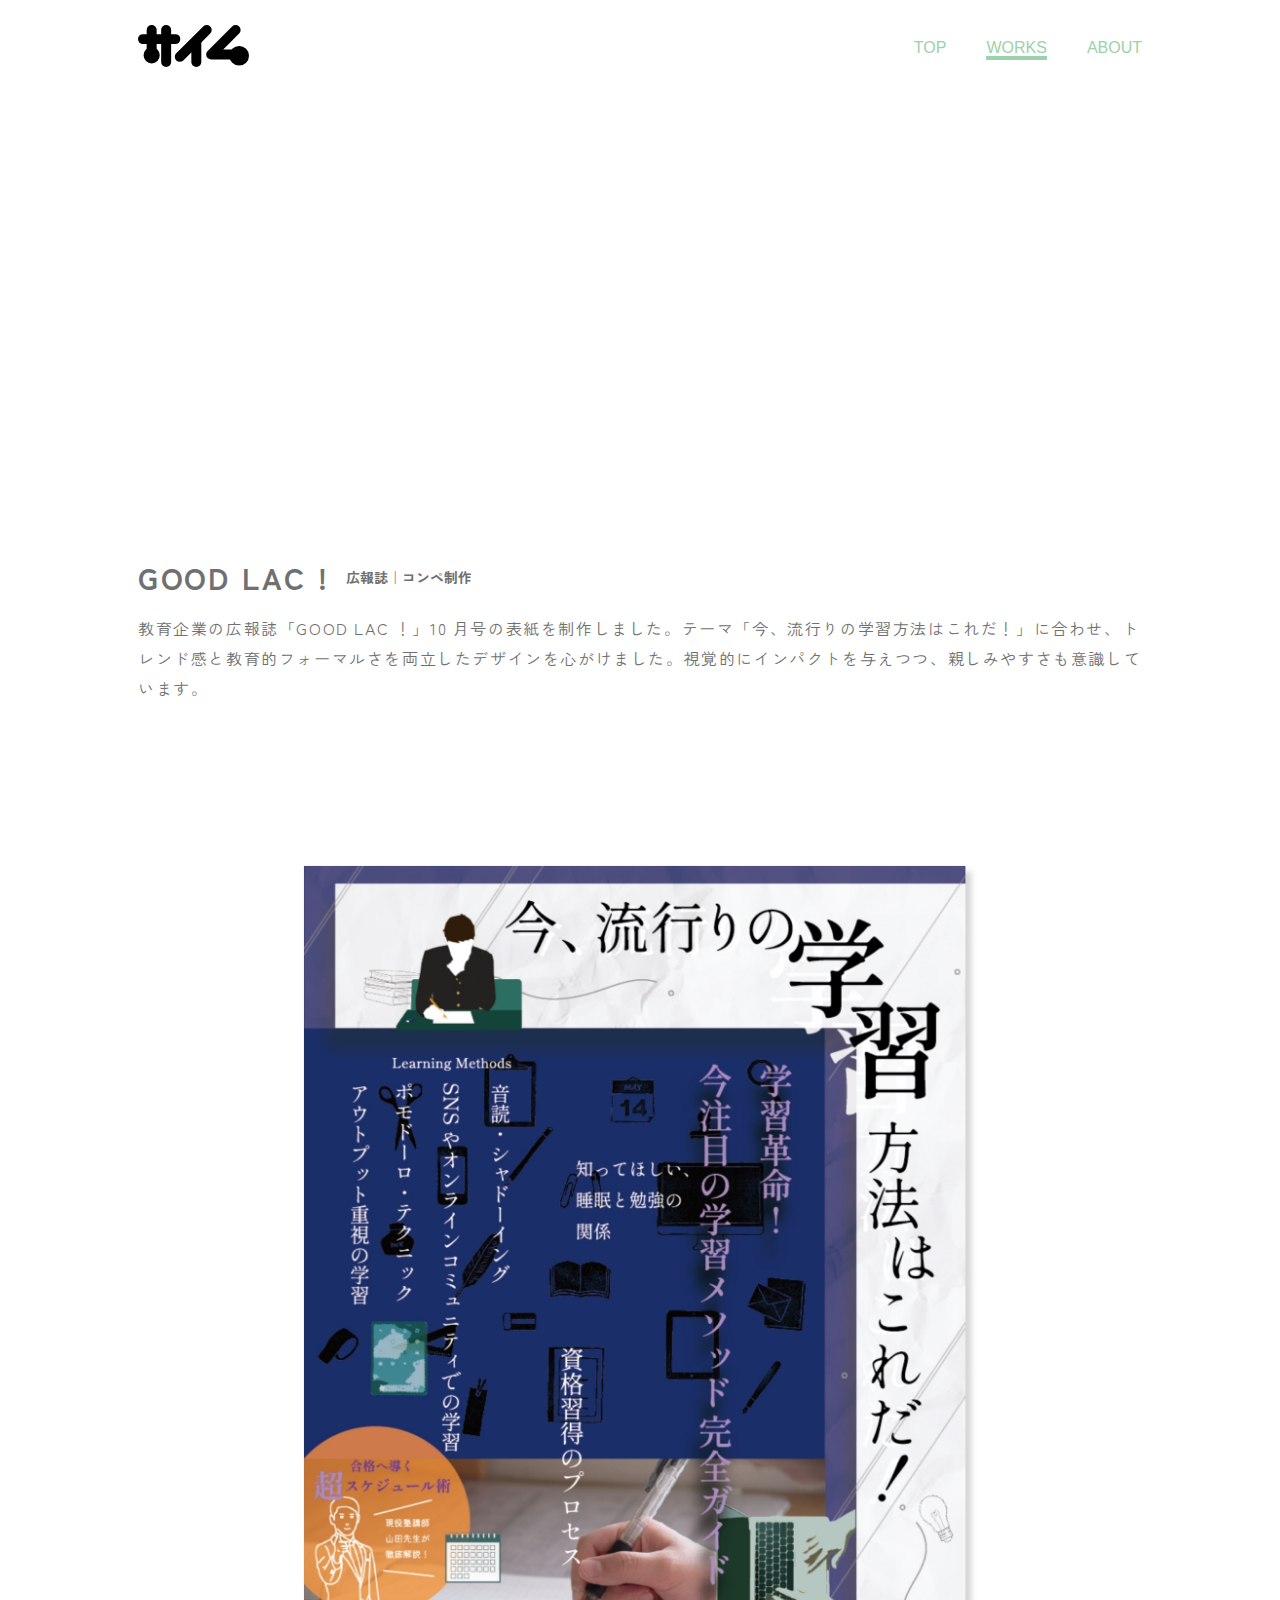
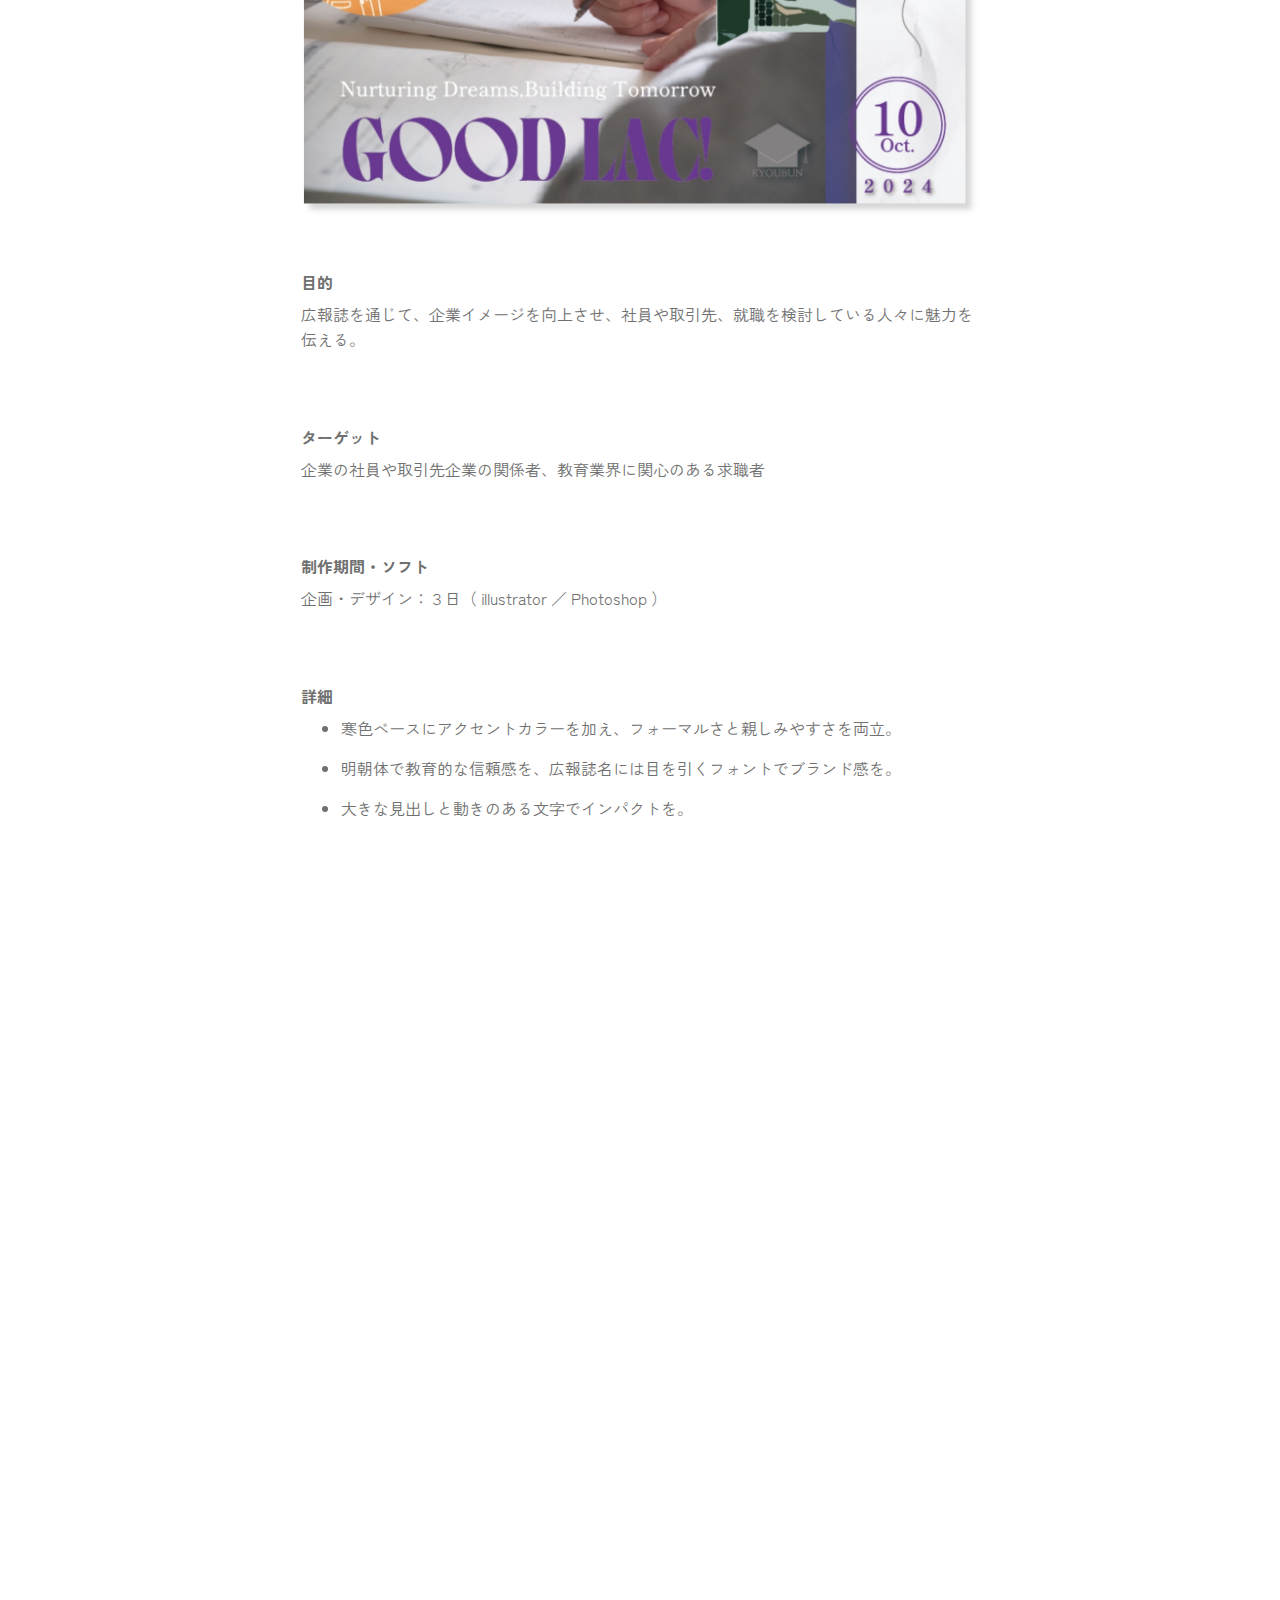
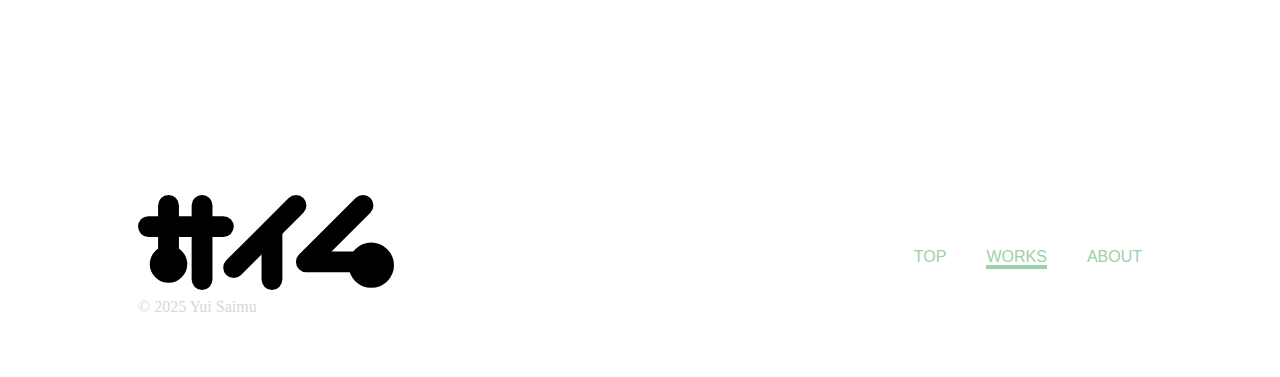
<file: works_goodlack.html>
<!doctype html>
<html lang="ja">
<head>
<meta charset="utf-8">
<title>Works_GOOD LAC !</title>
<link href="css/common.css" rel="stylesheet" type="text/css">
<link href="css/works.css" rel="stylesheet" type="text/css">
<meta name="viewport" content="width=device-width, initial-scale=1"><!--レスポンシブ-->
<link href="https://fonts.googleapis.com/css2?family=Zen+Kaku+Gothic+New&display=swap" rel="stylesheet"><!--フォントの指定-->
<link rel="icon" href="favicon.ico">
<link rel="apple-touch-icon" href="apple-touch-icon-180x180.png">
</head>

<body>
<!--ヘッダー始まり-->
<header id="works">
<div class="container">
    <div class="header_wrap">
      <div class="ico_saimu">
        <img src="img/ico/ico_saimu_small.svg" alt="" class="ico_saimu_small">
      </div>
      <nav>
        <ul>
		  <li><a href="index.html" >TOP</a></li>
		  <li><a href="index.html#works" class="mark">WORKS</a></li>
          <li><a href="about.html">ABOUT</a></li>      
        </ul>		
      </nav>
    </div>
</div>
</header>
<!--ヘッダーおわり-->
	
<main>
<!--トップビュー-->	
<div class="top_view">
	<div class="container">
    	<div class="img_wrap"><img src="img/img/works/img_works_top_goodlack.jpg" alt="トップ画像"></div>
    	<div class="top_text_wrap">
	    	<div class="flex_wrap">
	    		<h3 class="works_ttl">GOOD LAC !</h3>
	    		<p class="subject">広報誌｜コンペ制作</p>
	    	</div>
	  		<p class="works_text">
	    	教育企業の広報誌「GOOD LAC ！」10 月号の表紙を制作しました。テーマ「今、流行りの学習方法はこれだ！」に合わせ、トレンド感と教育的フォーマルさを両立したデザインを心がけました。視覚的にインパクトを与えつつ、親しみやすさも意識しています。
	  		</p>	 
    	</div>
	</div>	
</div>
<!--トップビュおわり-->	

<!--メインビュー-->
<div class="main_view">
 <div class="container">
  <img src="img/img/works/img_works_md_goodlack.jpg" width="679" height="962" alt="">
 </div>
</div>
<!--メインビュおわり-->
	
<!--説明欄-->
<div class="text_view">
<div class="container">
  <div class="flex_colum">
    <section>
	  <h4 class="sub_ttl">目的</h4> 
	  <p class="text">広報誌を通じて、企業イメージを向上させ、社員や取引先、就職を検討している人々に魅力を伝える。</p>  
    </section>
	<section>
	  <h4 class="sub_ttl">ターゲット</h4> 
	  <p class="text">企業の社員や取引先企業の関係者、教育業界に関心のある求職者</p>  
    </section>
	<section>
	  <h4 class="sub_ttl">制作期間・ソフト</h4> 
	  <p class="text">企画・デザイン：３日（ illustrator ／ Photoshop ）</p>  
    </section>
	<section>
	  <h4 class="sub_ttl">詳細</h4> 
	  <ul>
	     <li class="text">寒色ベースにアクセントカラーを加え、フォーマルさと親しみやすさを両立。</li>
		 <li class="text">明朝体で教育的な信頼感を、広報誌名には目を引くフォントでブランド感を。</li>
		 <li class="text">大きな見出しと動きのある文字でインパクトを。</li>
	   </ul>	  
    </section>
  </div>
</div>
</div>
<!--説明欄おわり-->

<!--Other-->
<div class="content">
<div class="other_view">
  <div class="container">
    <div class="title-wrap">
      <h2 class="ttl">OTHER</h2> 
      <h2 class="ttl_jp">他の制作物</h2> 
    </div>
	<div class="flex_space-between">
	  <a href="works_aki.html">
	    <img src="img/img/works/img_works_other_aki.jpg" width="358" height="246" alt="">
	  </a>
	  <a href="works_banner.html">
        <img src="img/img/works/img_works_other_banner.jpg" width="358" height="246" alt="">
	  </a>
	  <a href="works_kokesi.html">
	    <img src="img/img/works/img_works_other_kokesi.jpg" width="358" height="246" alt="">
	  </a>
	  <a href="works_pf.html">
	    <img src="img/img/works/img_works_other_pf.jpg" width="358" height="246" alt="">
	  </a>  
	</div>
  </div>
</div>
</div>
<!--Otherおわり-->
</main>

<footer>
 <div class="container">
  <div class="footer_wrap">
    <div class="footer_ico">
      <a href="#works"><img src="img/ico/ico_saimu_big.svg" alt="ロゴ" class="ico_saimu_big"></a>
	  <p class="copyright">© 2025 Yui Saimu</p>
	</div>
    <nav>
      <ul>
	    <li><a href="index.html">TOP</a></li>	
	    <li><a href="index.html#works" class="mark">WORKS</a></li>
	    <li><a href="about.html">ABOUT</a></li>    
      </ul>		
    </nav>
  </div>
</div>
</footer>
	
<script>
// 下から上に
document.addEventListener('scroll', function () {
  const elements = document.querySelectorAll('.content');
  const windowHeight = window.innerHeight;
  elements.forEach(function (element) {
    const elementTop = element.getBoundingClientRect().top;
    if (elementTop < windowHeight - 100) {
      element.classList.add('fade-in');
    } else {
      element.classList.remove('fade-in');
    }
  });
});
	
// ページ遷移用リンク（外部リンク）にフェードアウトを適用
document.querySelectorAll('a').forEach(function (link) {
  link.addEventListener('click', function (e) {
    // ページ内リンクの場合はスキップ
    if (link.getAttribute('href').startsWith('#')) return;

    e.preventDefault(); // デフォルトのリンク遷移を止める

    // ボディにフェードアウトを追加
    document.body.classList.add('fade-out');

    // フェードアウト後にページ遷移
    setTimeout(function () {
      window.location = link.href; // 新しいページに遷移
    }, 1000); // アニメーションが終わるまで待つ（1秒）
  });
});

// ページ内リンク（#で始まるリンク）にフェードアウトアニメーションを追加
document.querySelectorAll('a[href^="#"]').forEach(function (link) {
  link.addEventListener('click', function (e) {
    e.preventDefault(); // デフォルトのリンク遷移を止める

    // ページ内リンクはボディにfade-outを適用しない
    // ページ内リンクのスクロールをスムーズにするだけ
    const target = document.querySelector(link.getAttribute('href'));
    if (target) {
      // スムーズスクロールを実行
      target.scrollIntoView({ behavior: 'smooth', block: 'start' });
    }
  });
});	
</script>
</body>
</html>
</file>
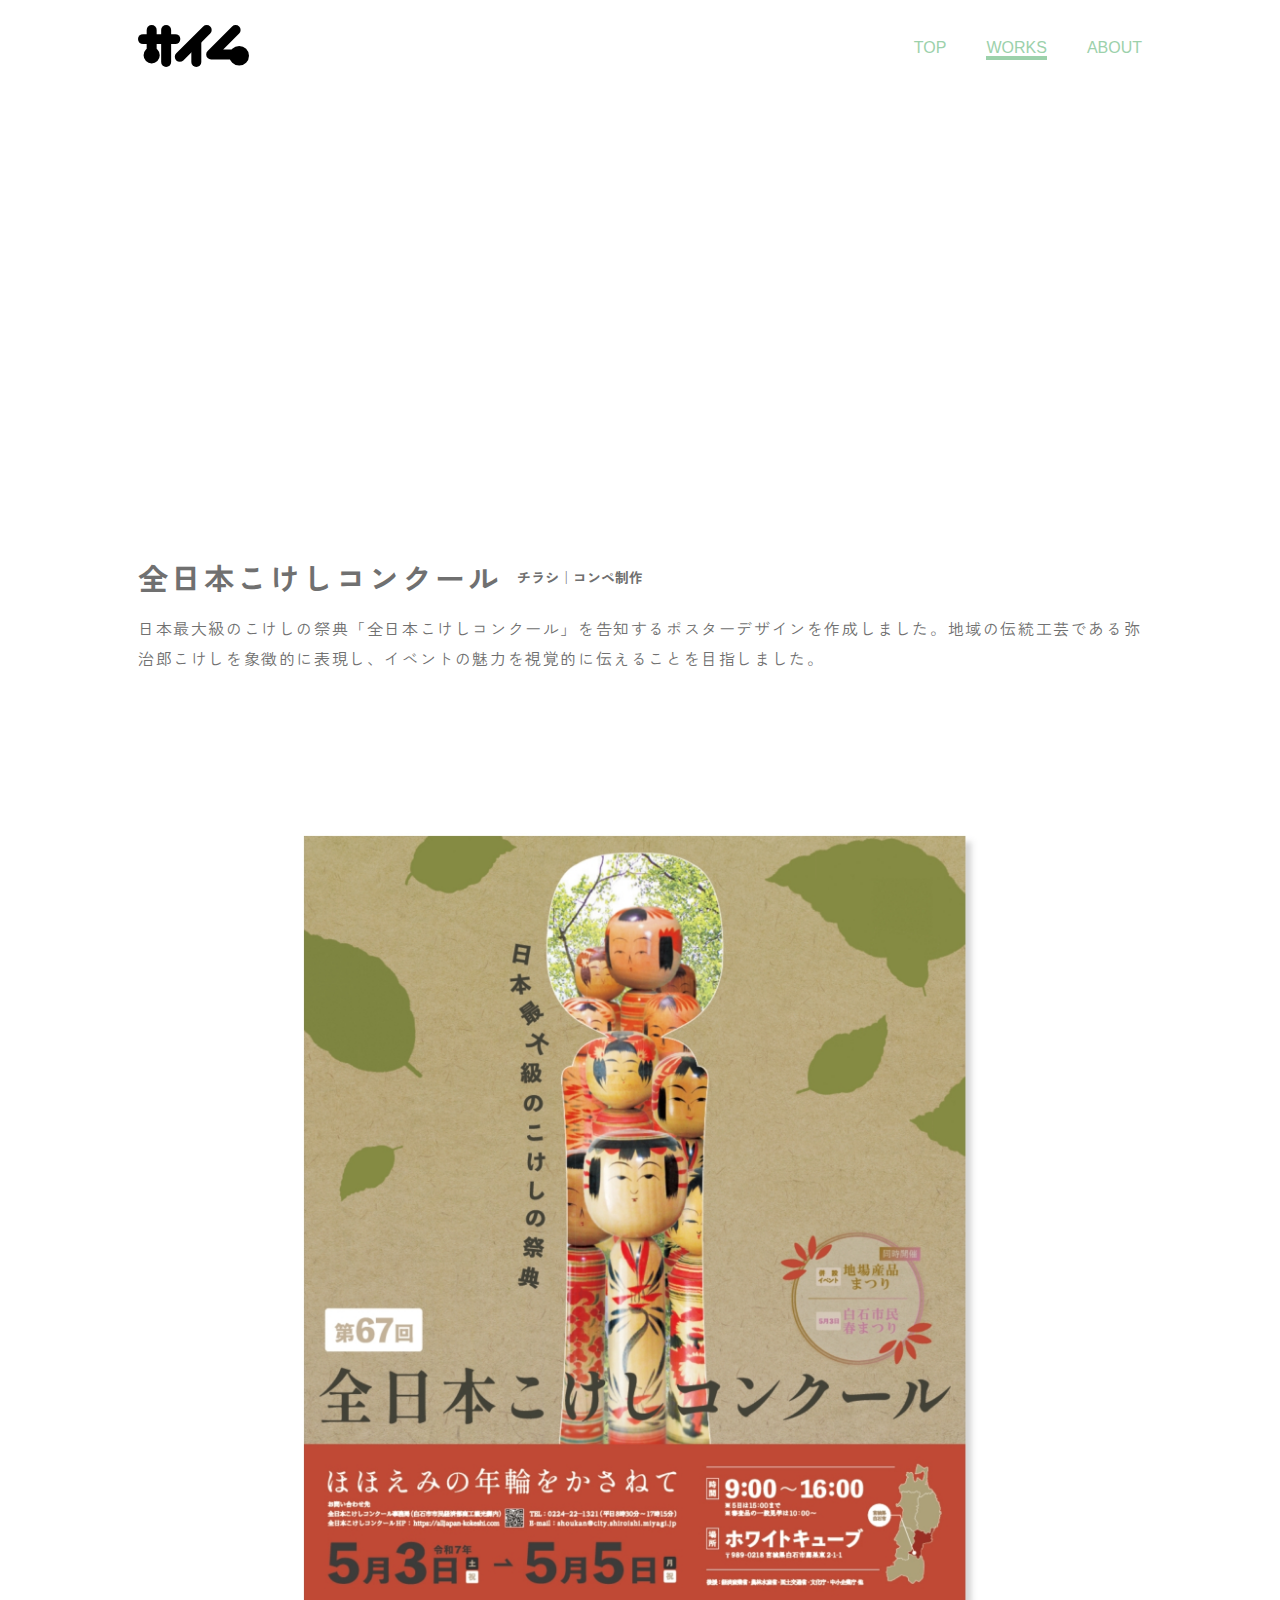
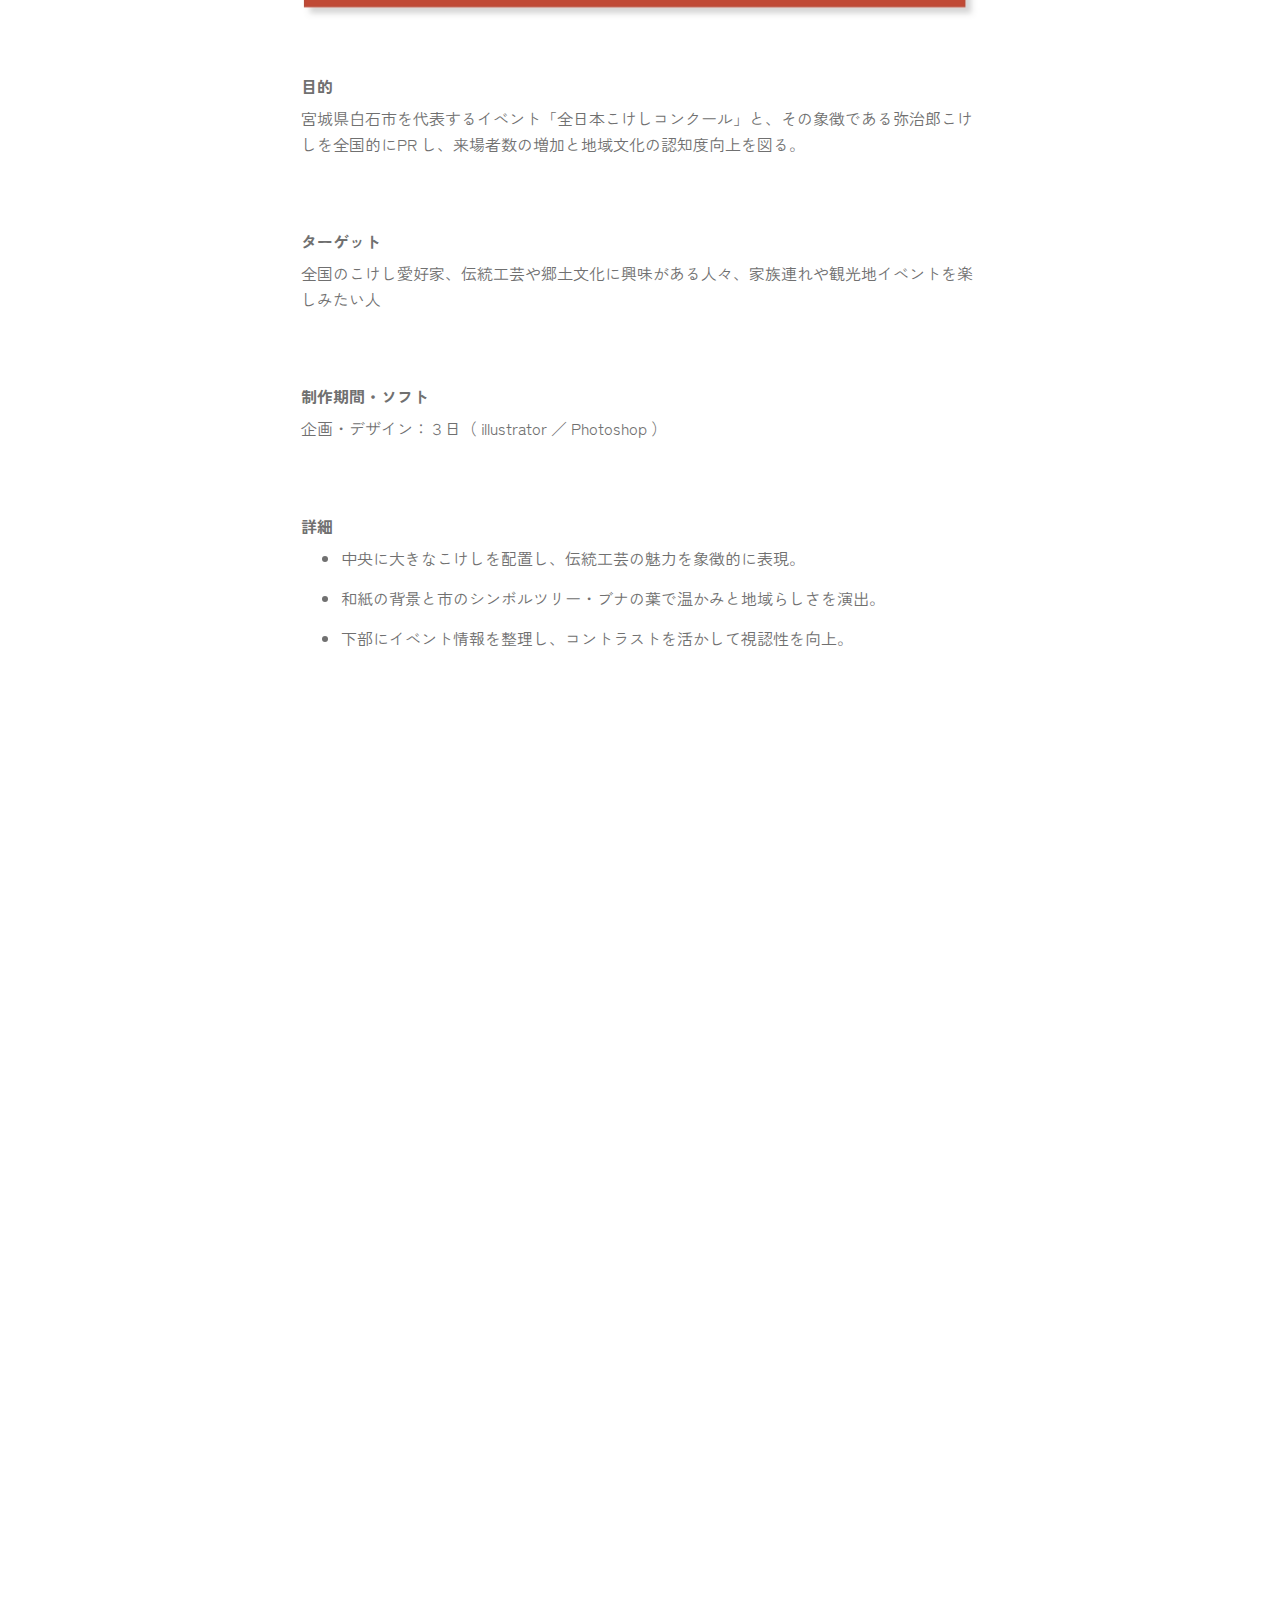
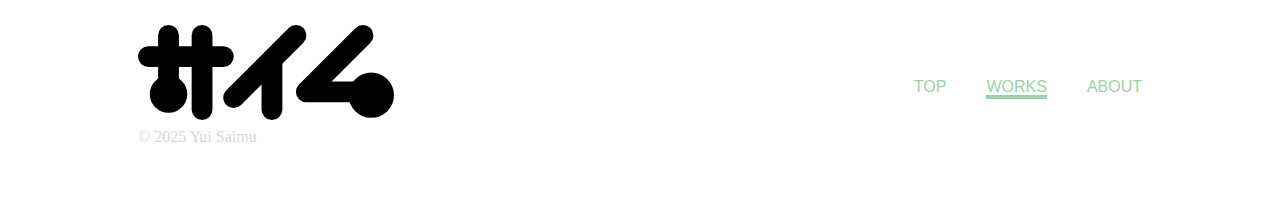
<file: works_kokesi.html>
<!doctype html>
<html lang="ja">
<head>
<meta charset="utf-8">
<title>Works_全日本こけしコンクール</title>
<link href="css/common.css" rel="stylesheet" type="text/css">
<link href="css/works.css" rel="stylesheet" type="text/css">
<meta name="viewport" content="width=device-width, initial-scale=1"><!--レスポンシブ-->
<link href="https://fonts.googleapis.com/css2?family=Zen+Kaku+Gothic+New&display=swap" rel="stylesheet"><!--フォントの指定-->
<link rel="icon" href="favicon.ico">
<link rel="apple-touch-icon" href="apple-touch-icon-180x180.png">
</head>

<body>
<!--ヘッダー始まり-->
<header id="works">
	<div class="container">
   		<div class="header_wrap">
      		<div class="ico_saimu">
        		<img src="img/ico/ico_saimu_small.svg" alt="" class="ico_saimu_small">
      		</div>
     	    <nav>
        		<ul>
		  			<li><a href="index.html" >TOP</a></li>
		  			<li><a href="index.html#works" class="mark">WORKS</a></li>
          			<li><a href="about.html">ABOUT</a></li>      
       		   </ul>		
     	   </nav>
    	</div>
	</div>
</header>
<!--ヘッダーおわり-->
	
<main>
<!--トップビュー-->	
<div class="top_view">
	<div class="container">
    	<div class="img_wrap"><img src="img/img/works/img_works_top_kokesi.jpg" alt="トップ画像"></div>
    	<div class="top_text_wrap">
	        <div class="flex_wrap">
	    		<h3 class="works_ttl">全日本こけしコンクール</h3>
	   			 <p class="subject">チラシ｜コンペ制作</p>
	  		</div>
	  		<p class="works_text">
	    	日本最大級のこけしの祭典「全日本こけしコンクール」を告知するポスターデザインを作成しました。地域の伝統工芸である弥治郎こけしを象徴的に表現し、イベントの魅力を視覚的に伝えることを目指しました。 </p>	 
    	</div>
  </div>
</div>	
<!--トップビュおわり-->	

<!--メインビュー-->
<div class="main_view">
 <div class="container">
  <img src="img/img/works/img_works_md_kokesi.jpg" width="679" height="792" alt="">
 </div>
</div>
<!--メインビュおわり-->
	
<!--説明欄-->
<div class="text_view">
<div class="container">
  <div class="flex_colum">
    <section>
	  <h4 class="sub_ttl">目的</h4> 
	  <p class="text">宮城県白石市を代表するイベント「全日本こけしコンクール」と、その象徴である弥治郎こけしを全国的にPR し、来場者数の増加と地域文化の認知度向上を図る。</p>  
    </section>
	<section>
	  <h4 class="sub_ttl">ターゲット</h4> 
	  <p class="text">全国のこけし愛好家、伝統工芸や郷土文化に興味がある人々、家族連れや観光地イベントを楽しみたい人</p>  
    </section>
	<section>
	  <h4 class="sub_ttl">制作期間・ソフト</h4> 
	  <p class="text">企画・デザイン：３日（ illustrator ／ Photoshop ）</p>  
    </section>
	<section>
	  <h4 class="sub_ttl">詳細</h4> 
	  <ul>
	     <li class="text">中央に大きなこけしを配置し、伝統工芸の魅力を象徴的に表現。</li>
		 <li class="text">和紙の背景と市のシンボルツリー・ブナの葉で温かみと地域らしさを演出。</li>
		 <li class="text">下部にイベント情報を整理し、コントラストを活かして視認性を向上。</li>
	   </ul>	  
    </section>
  </div>
</div>
</div>
<!--説明欄おわり-->

<!--Other-->
<div class="content">
<div class="other_view">
  <div class="container">
    <div class="title-wrap">
      <h2 class="ttl">OTHER</h2> 
      <h2 class="ttl_jp">他の制作物</h2> 
    </div>
	<div class="flex_space-between">
	  <a href="works_aki.html">
	    <img src="img/img/works/img_works_other_aki.jpg" width="358" height="246" alt="">
	  </a>
	  <a href="works_banner.html">
        <img src="img/img/works/img_works_other_banner.jpg" width="358" height="246" alt="">
	  </a>
	  <a href="works_goodlack.html">
	    <img src="img/img/works/img_works_other_goodlack.jpg" width="358" height="246" alt="">
	  </a>
	  <a href="works_pf.html">
	    <img src="img/img/works/img_works_other_pf.jpg" width="358" height="246" alt="">
	  </a>  
	</div>
  </div>
</div>
</div>
<!--Otherおわり-->
</main>

<footer>
	<div class="container">
  		<div class="footer_wrap">
    		<div class="footer_ico">
      			<a href="#works"><img src="img/ico/ico_saimu_big.svg" alt="ロゴ" class="ico_saimu_big"></a>
	  			<p class="copyright">© 2025 Yui Saimu</p>
			</div>
    		<nav>
     			 <ul>
	   				 <li><a href="index.html">TOP</a></li>	
	   				 <li><a href="index.html#works" class="mark">WORKS</a></li>
	    			 <li><a href="about.html">ABOUT</a></li>    
      			</ul>		
    		</nav>
  		</div>
	</div>
</footer>
	
<script>
// 下から上に
document.addEventListener('scroll', function () {
  const elements = document.querySelectorAll('.content');
  const windowHeight = window.innerHeight;
  elements.forEach(function (element) {
    const elementTop = element.getBoundingClientRect().top;
    if (elementTop < windowHeight - 100) {
      element.classList.add('fade-in');
    } else {
      element.classList.remove('fade-in');
    }
  });
});
	
// ページ遷移用リンク（外部リンク）にフェードアウトを適用
document.querySelectorAll('a').forEach(function (link) {
  link.addEventListener('click', function (e) {
    // ページ内リンクの場合はスキップ
    if (link.getAttribute('href').startsWith('#')) return;

    e.preventDefault(); // デフォルトのリンク遷移を止める

    // ボディにフェードアウトを追加
    document.body.classList.add('fade-out');

    // フェードアウト後にページ遷移
    setTimeout(function () {
      window.location = link.href; // 新しいページに遷移
    }, 1000); // アニメーションが終わるまで待つ（1秒）
  });
});

// ページ内リンク（#で始まるリンク）にフェードアウトアニメーションを追加
document.querySelectorAll('a[href^="#"]').forEach(function (link) {
  link.addEventListener('click', function (e) {
    e.preventDefault(); // デフォルトのリンク遷移を止める

    // ページ内リンクはボディにfade-outを適用しない
    // ページ内リンクのスクロールをスムーズにするだけ
    const target = document.querySelector(link.getAttribute('href'));
    if (target) {
      // スムーズスクロールを実行
      target.scrollIntoView({ behavior: 'smooth', block: 'start' });
    }
  });
});	
</script>
</body>
</html>
</file>
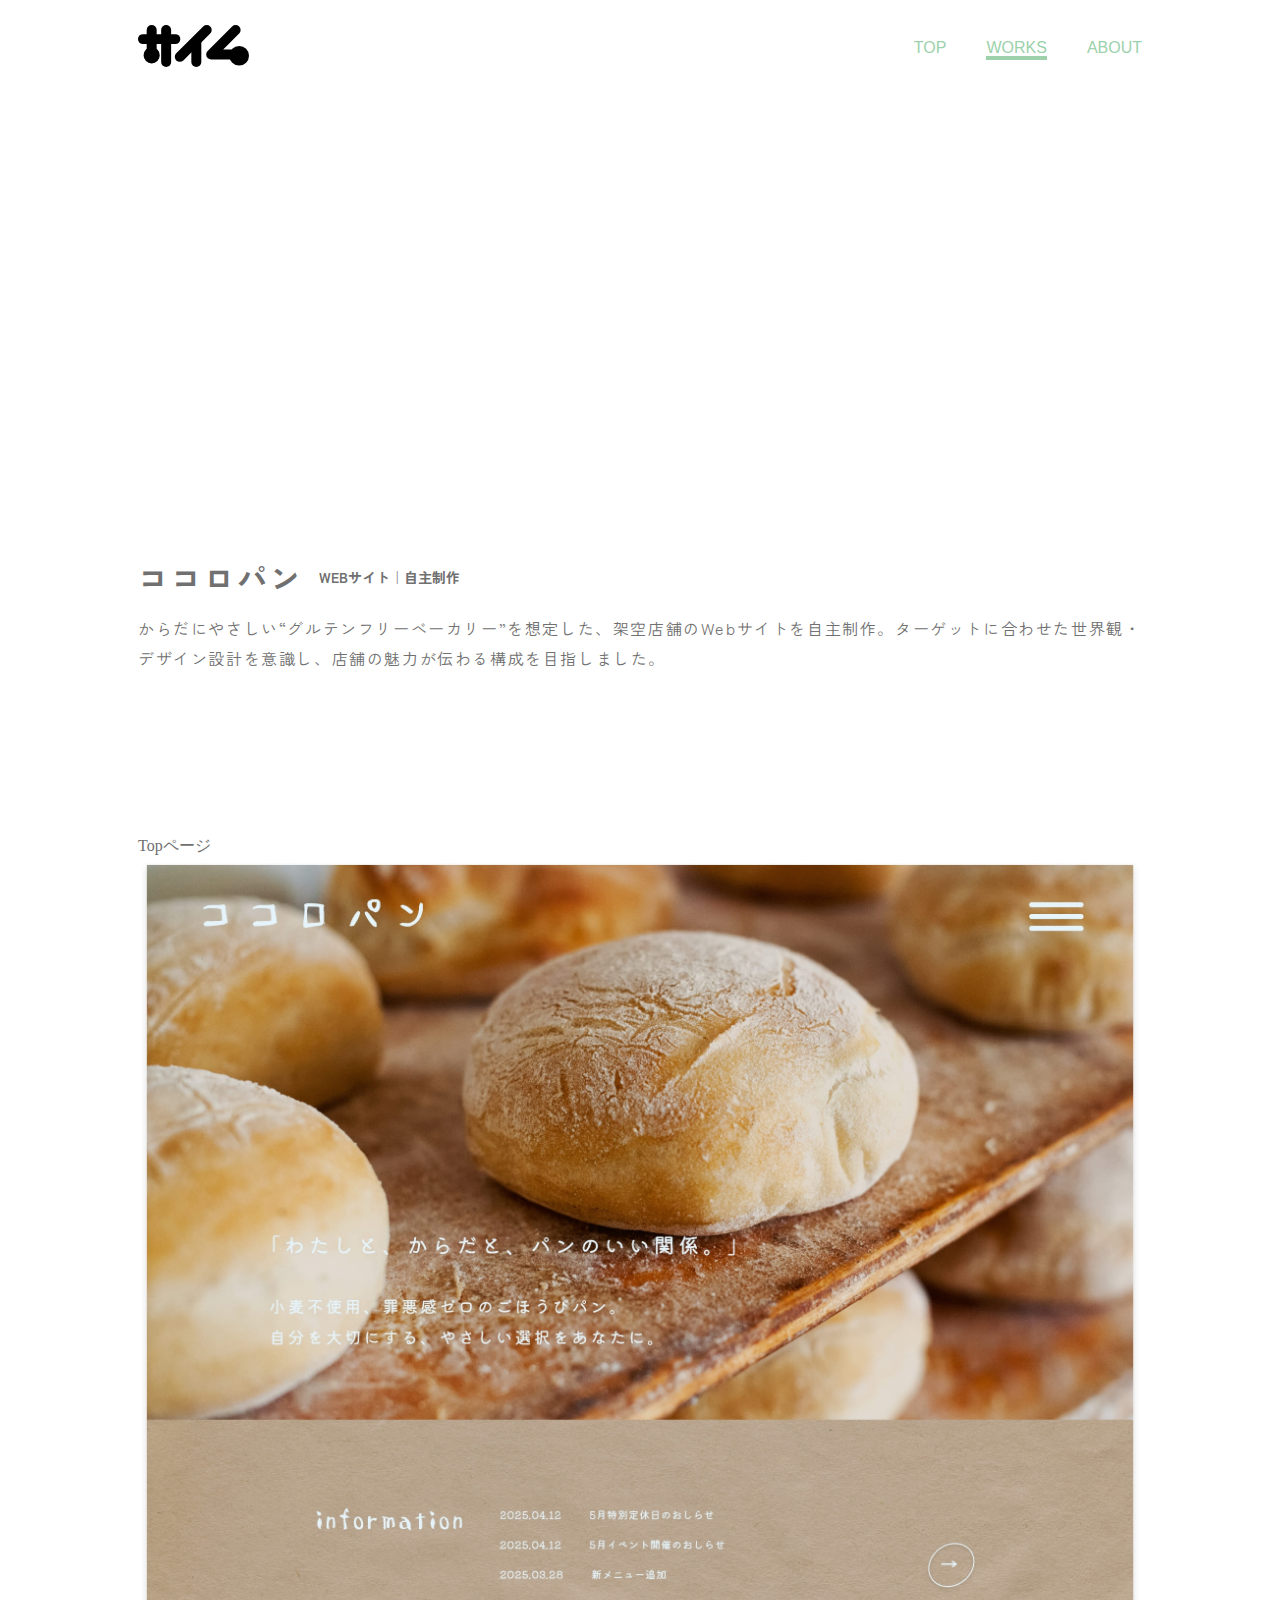
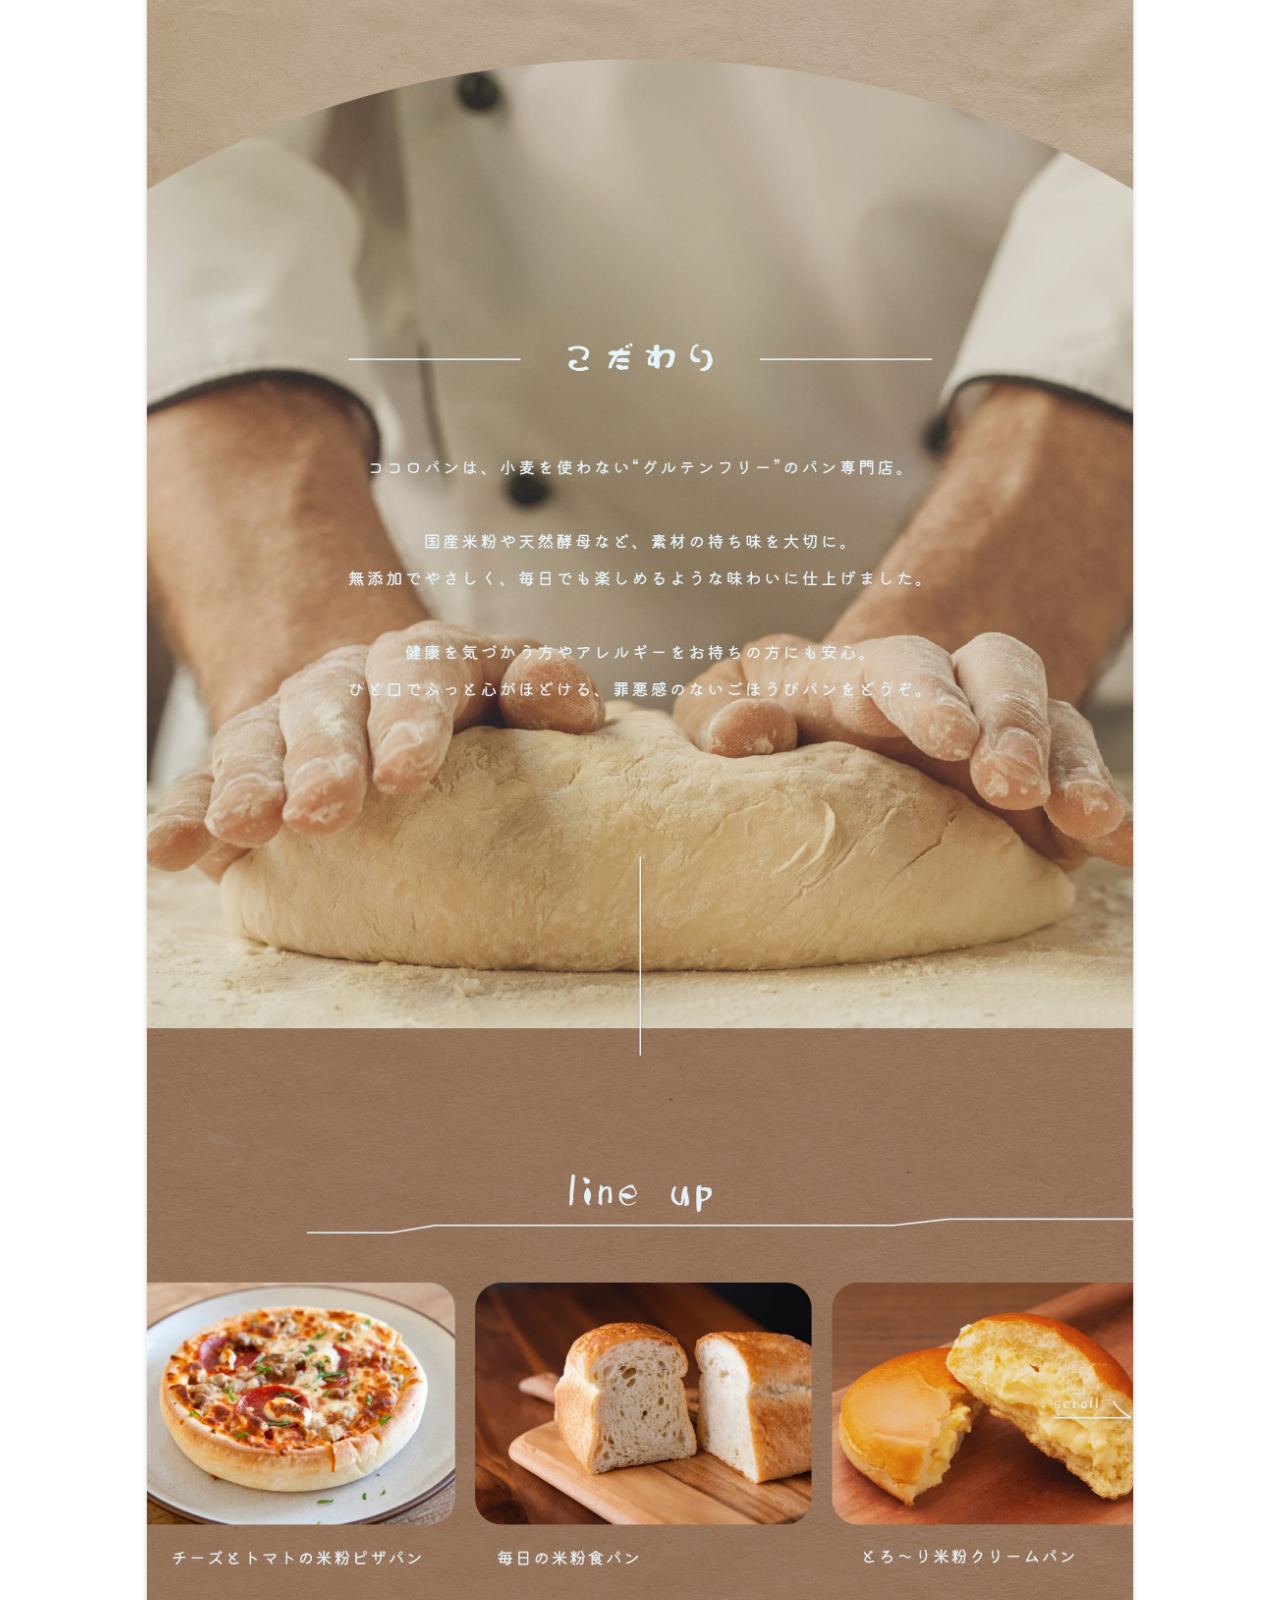
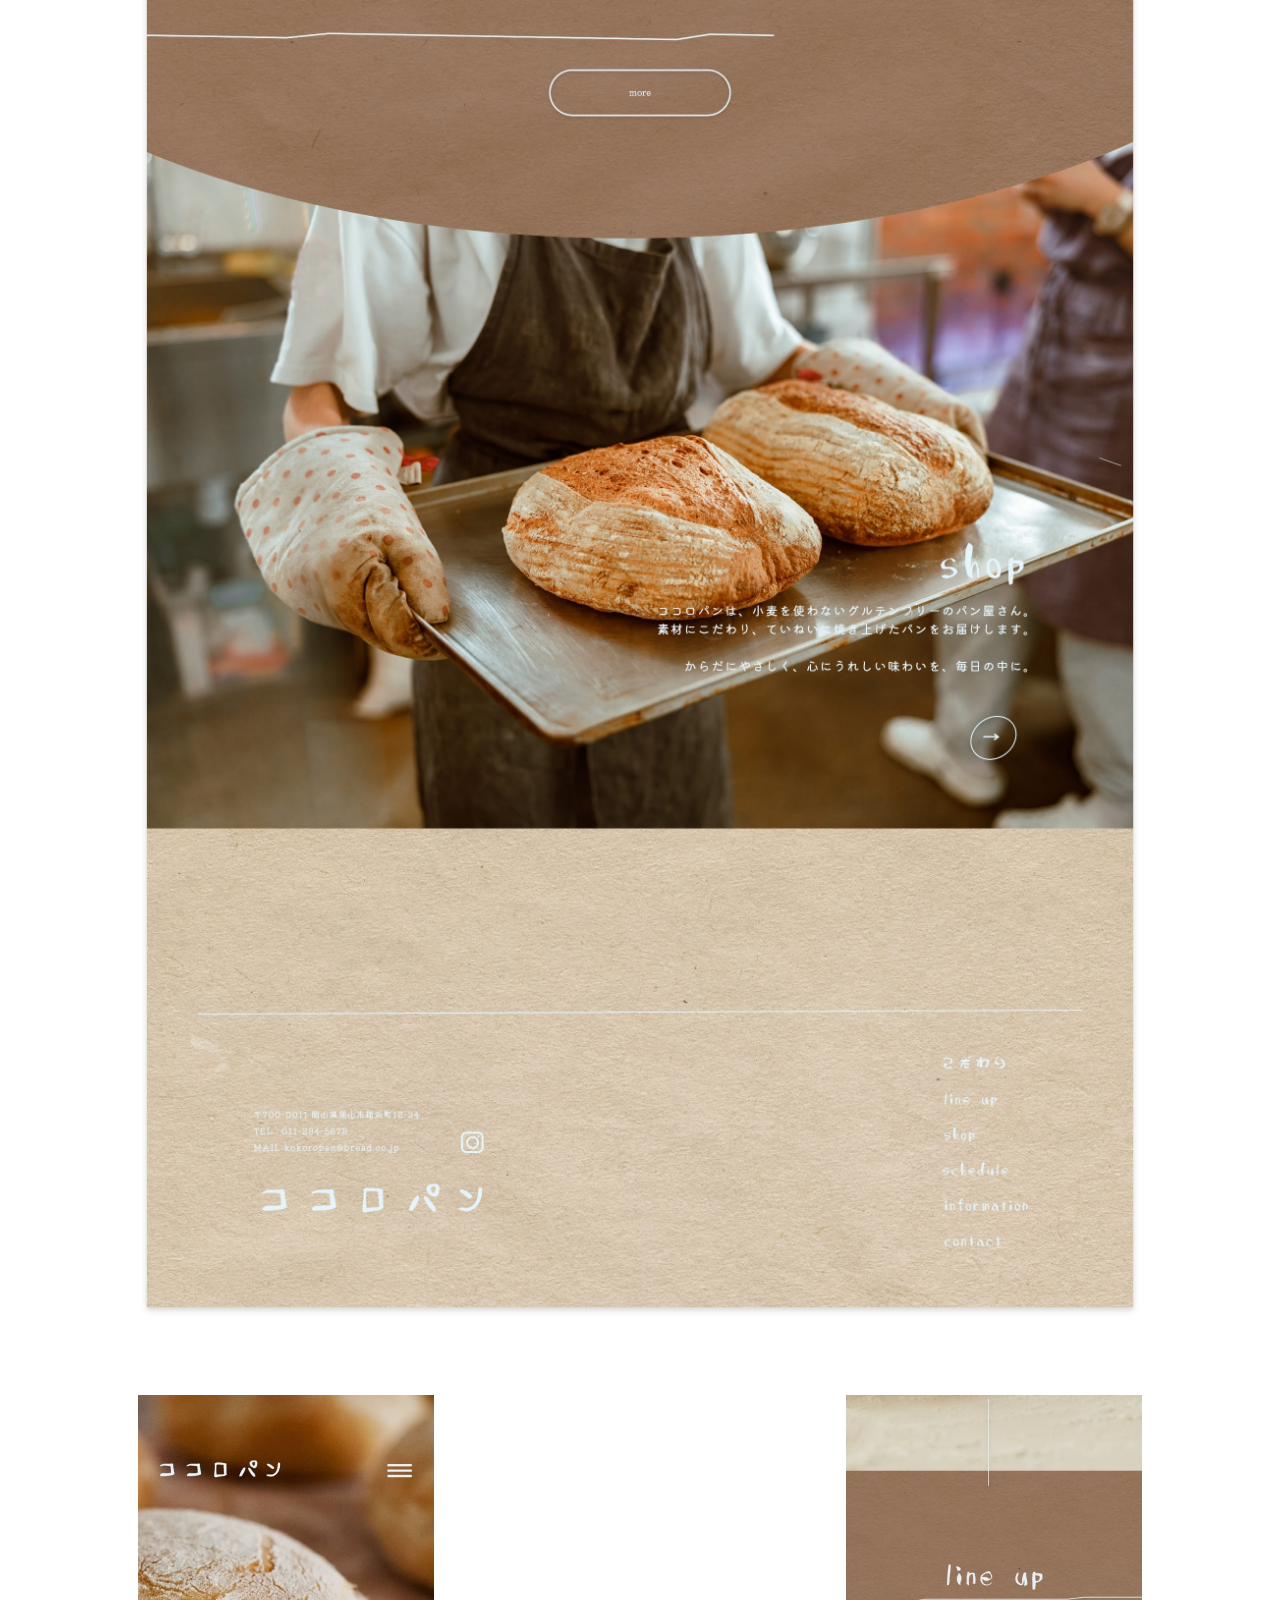
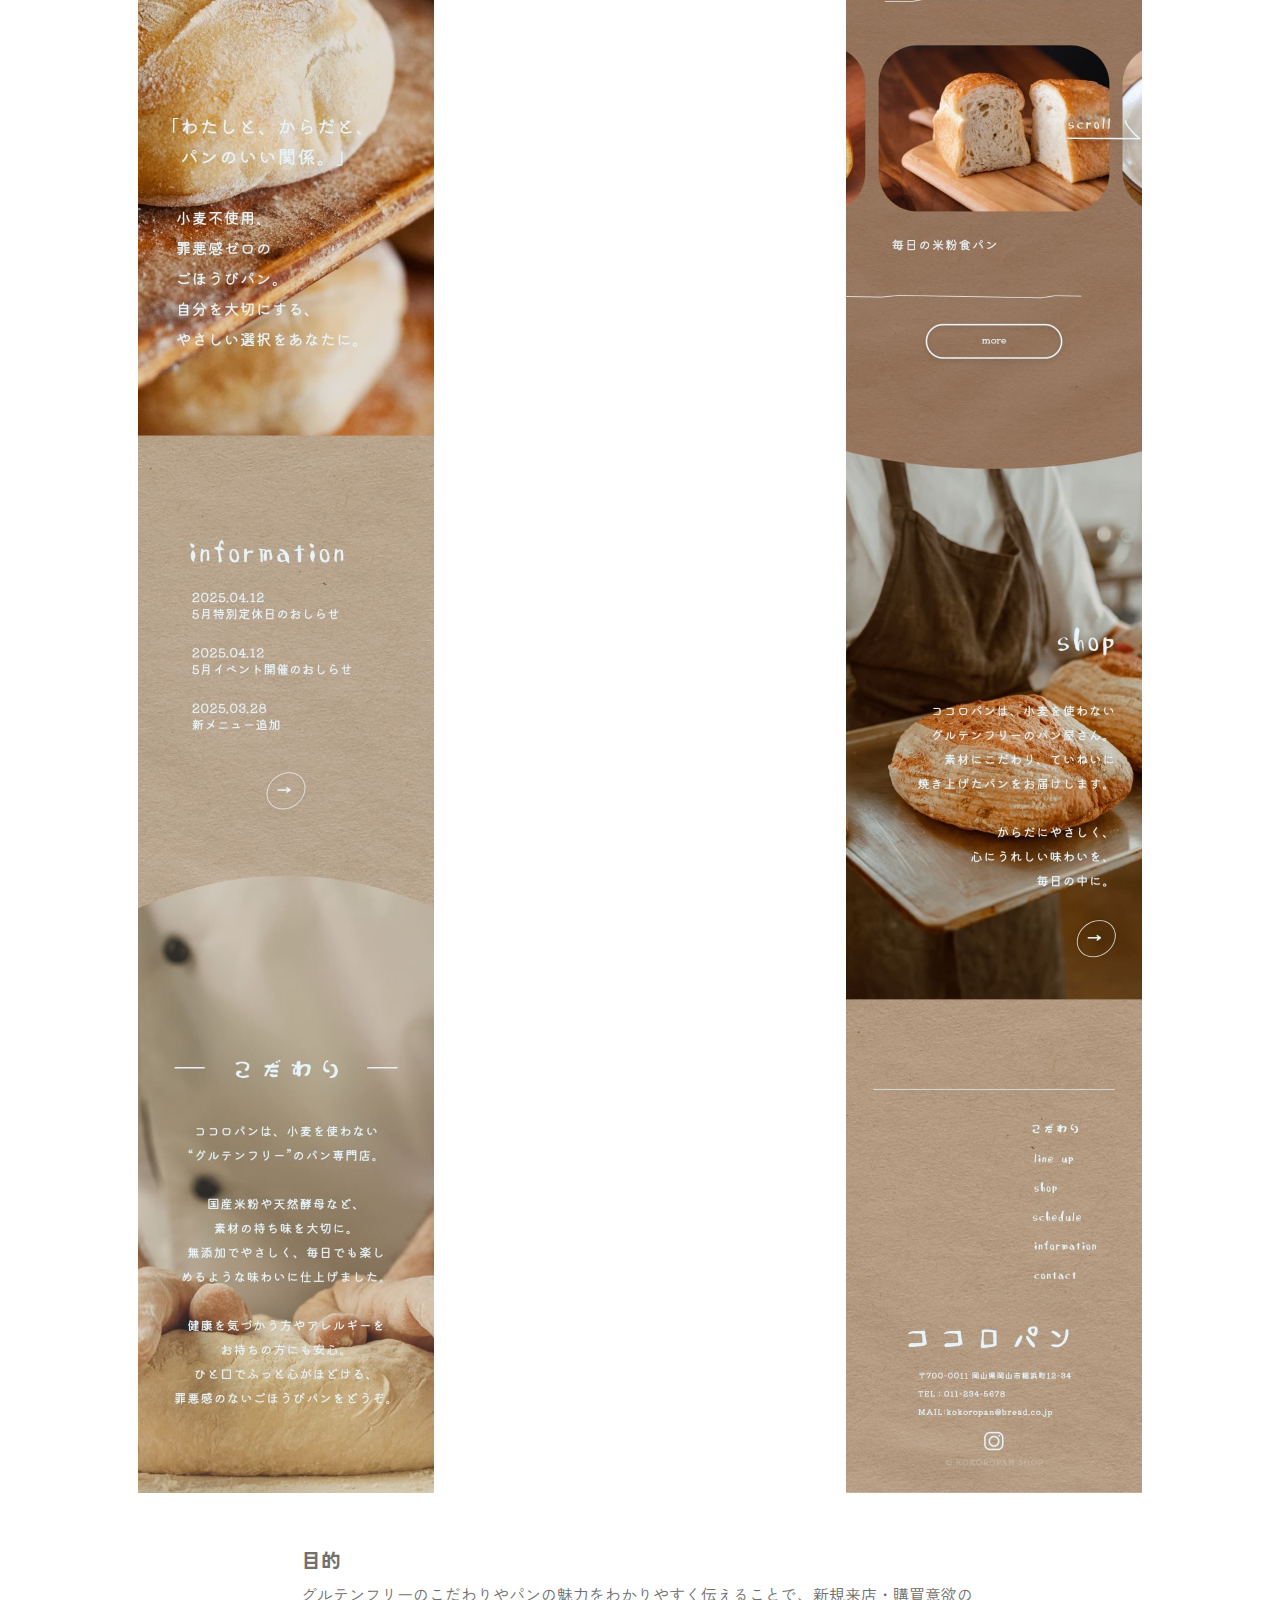
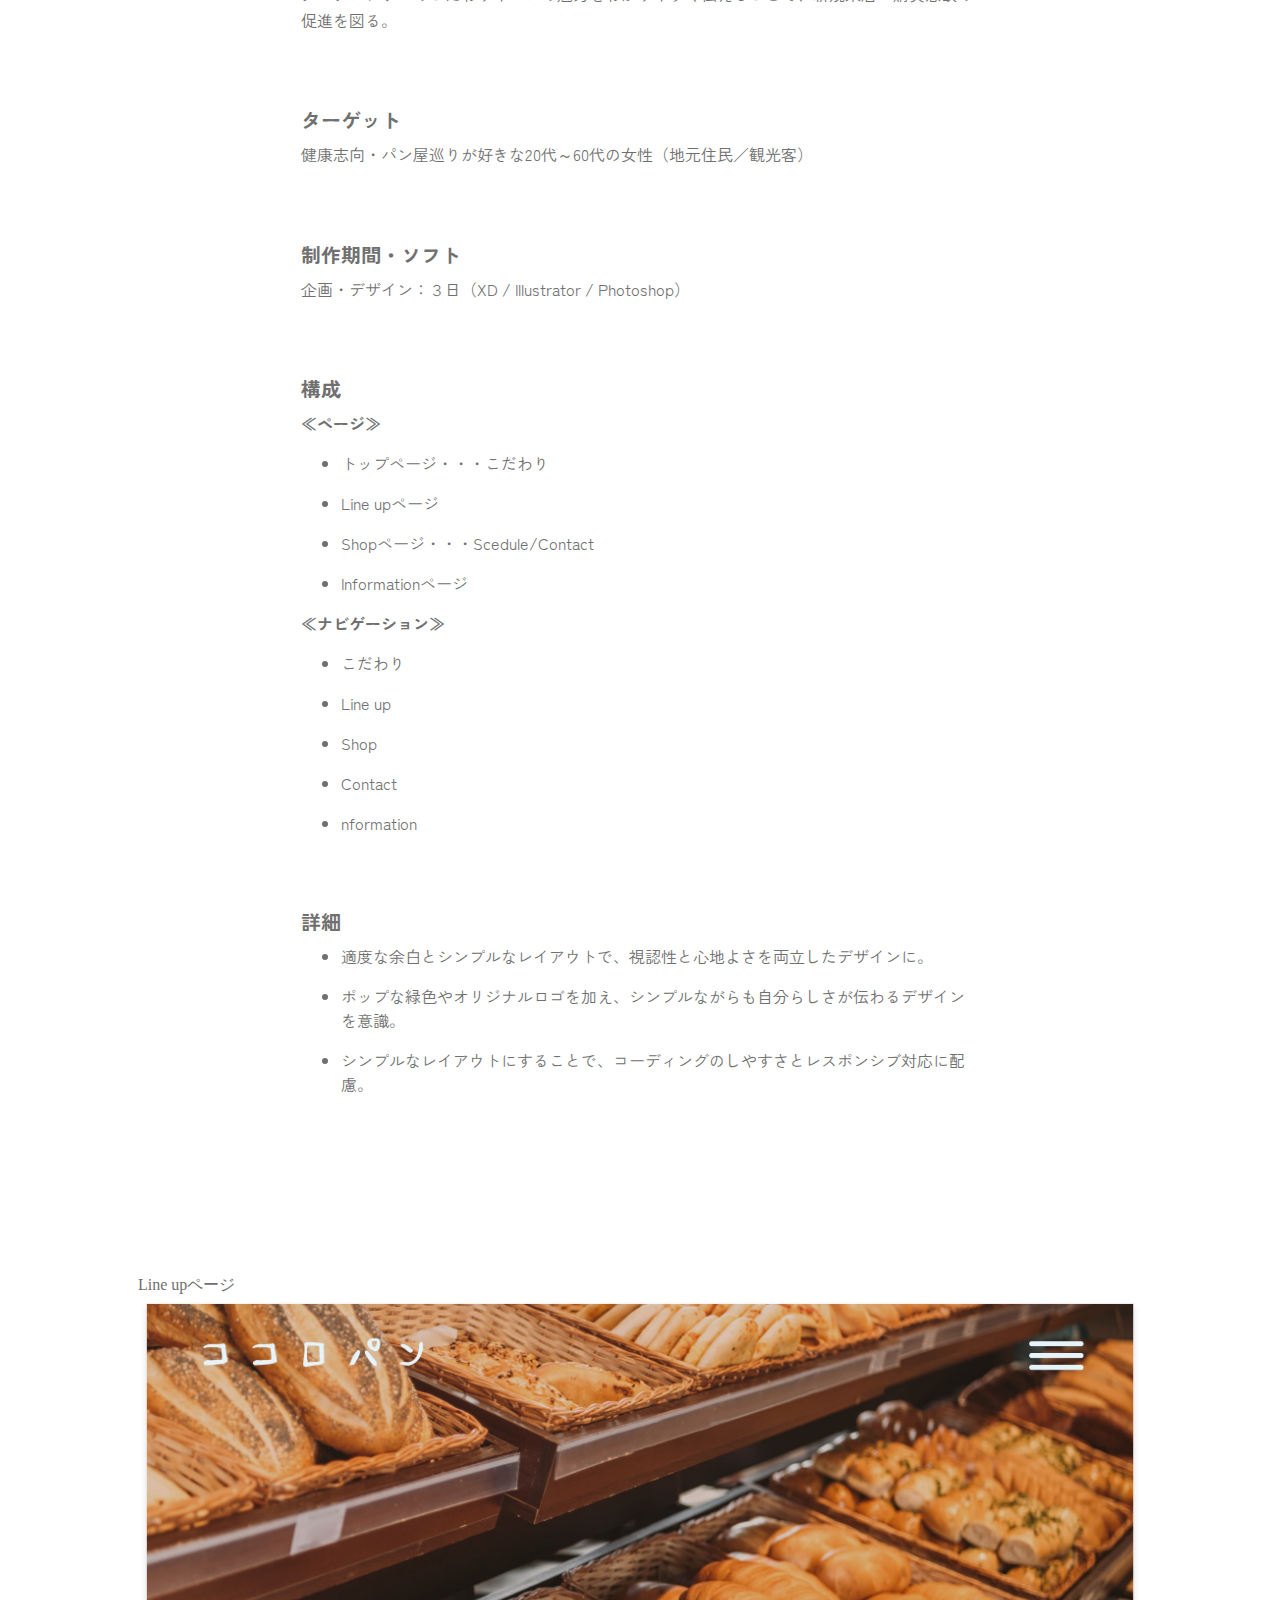
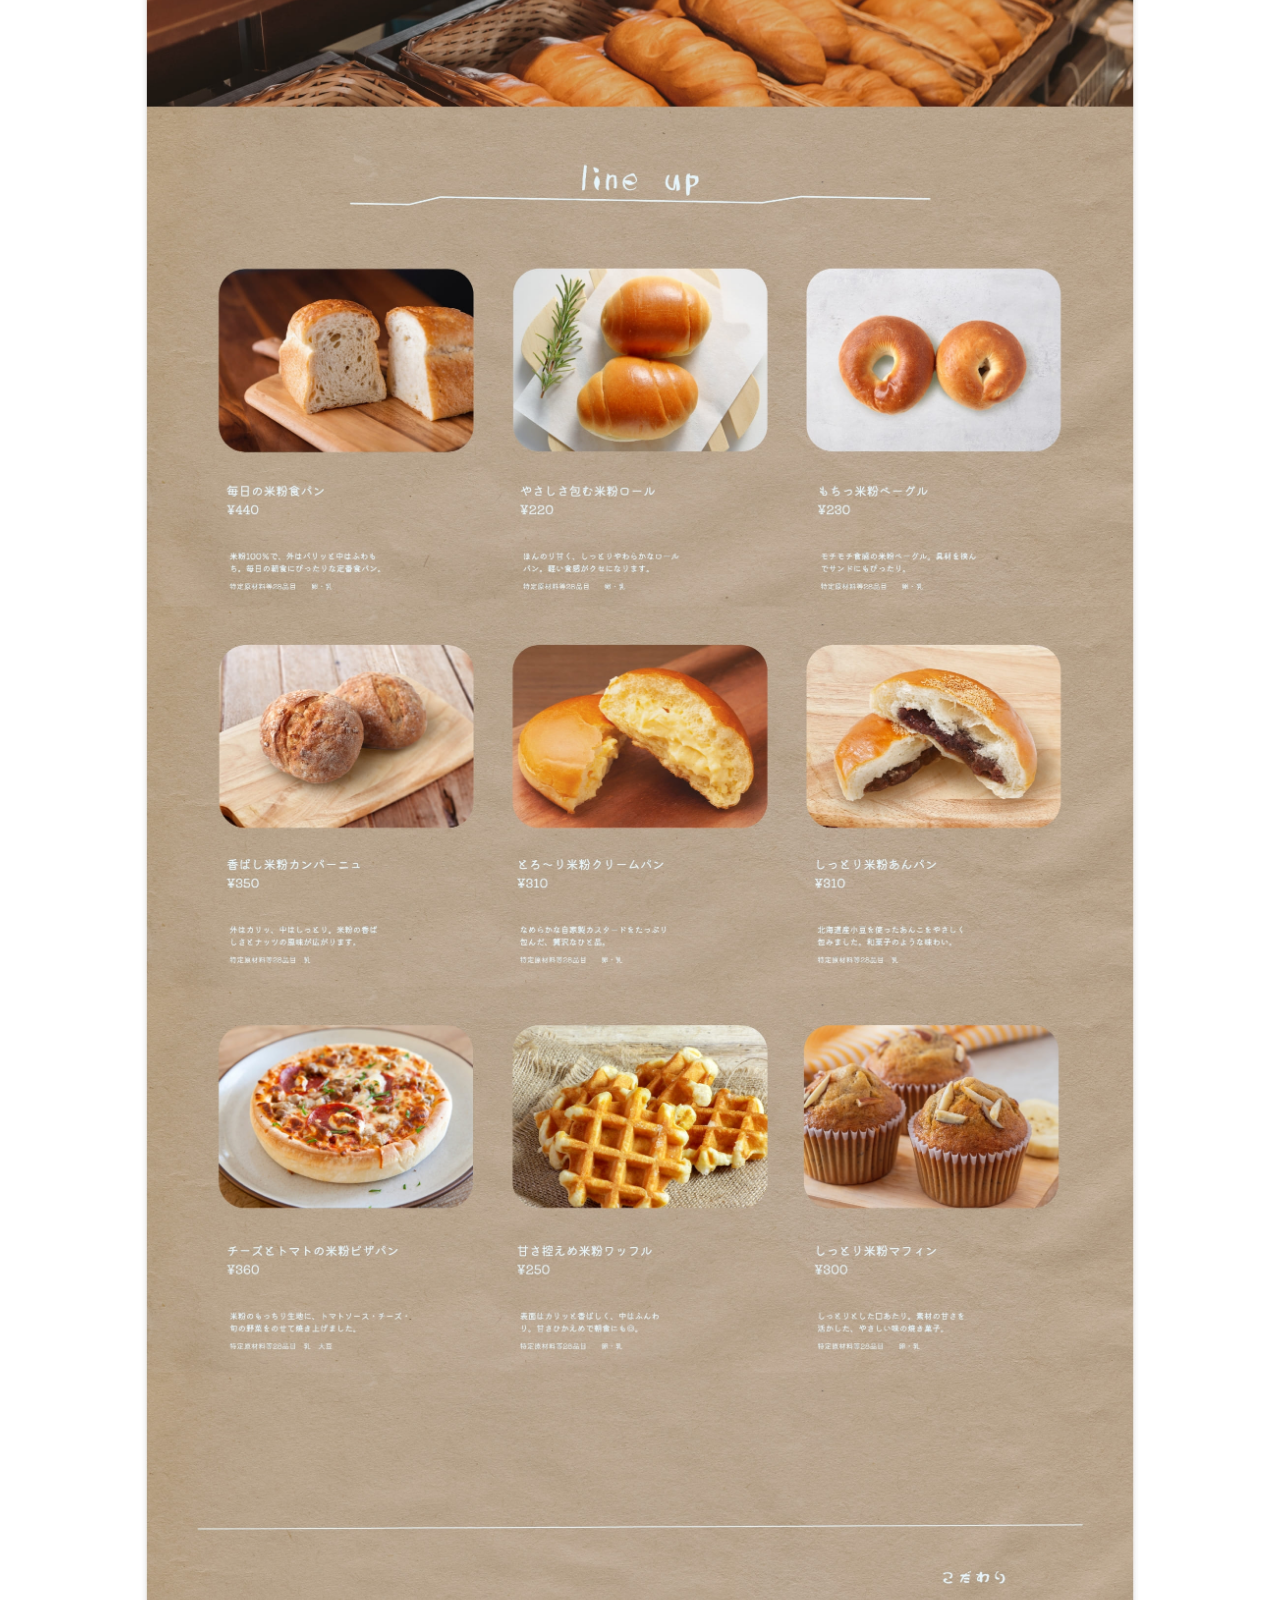
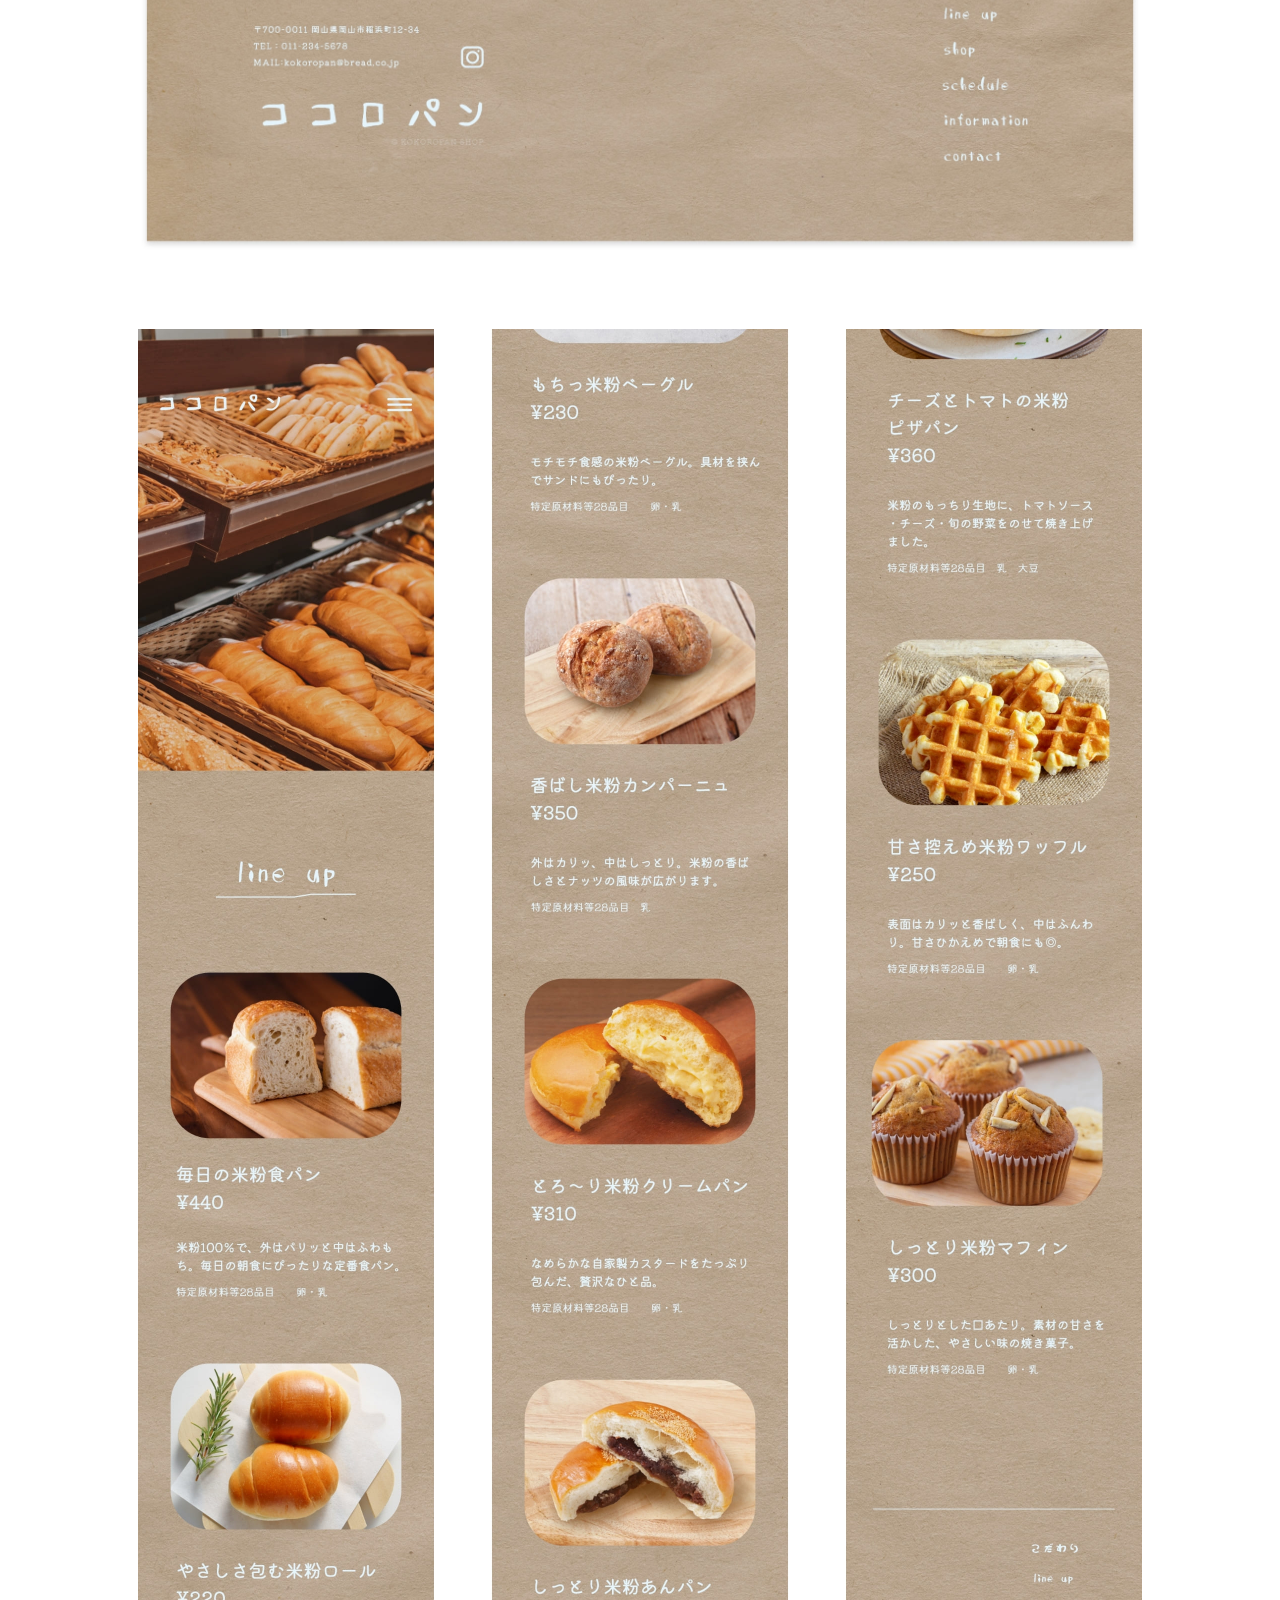
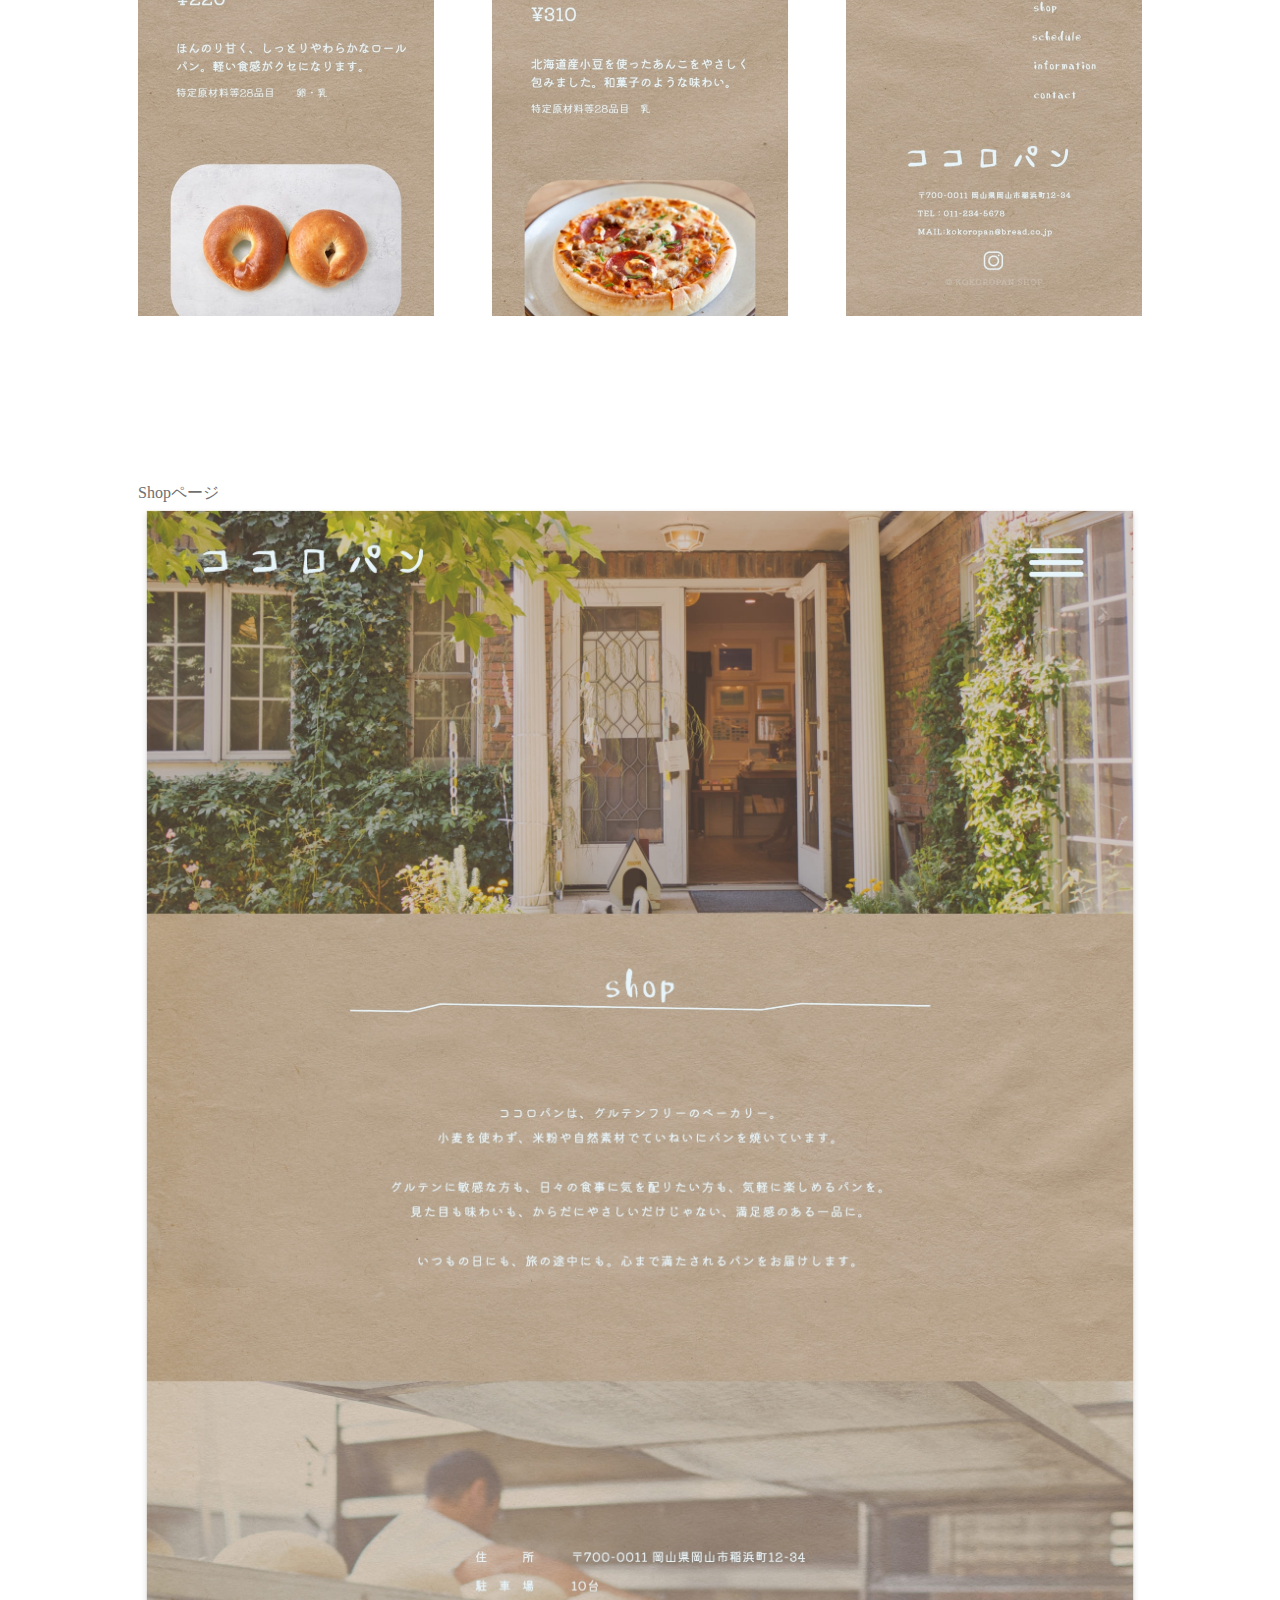
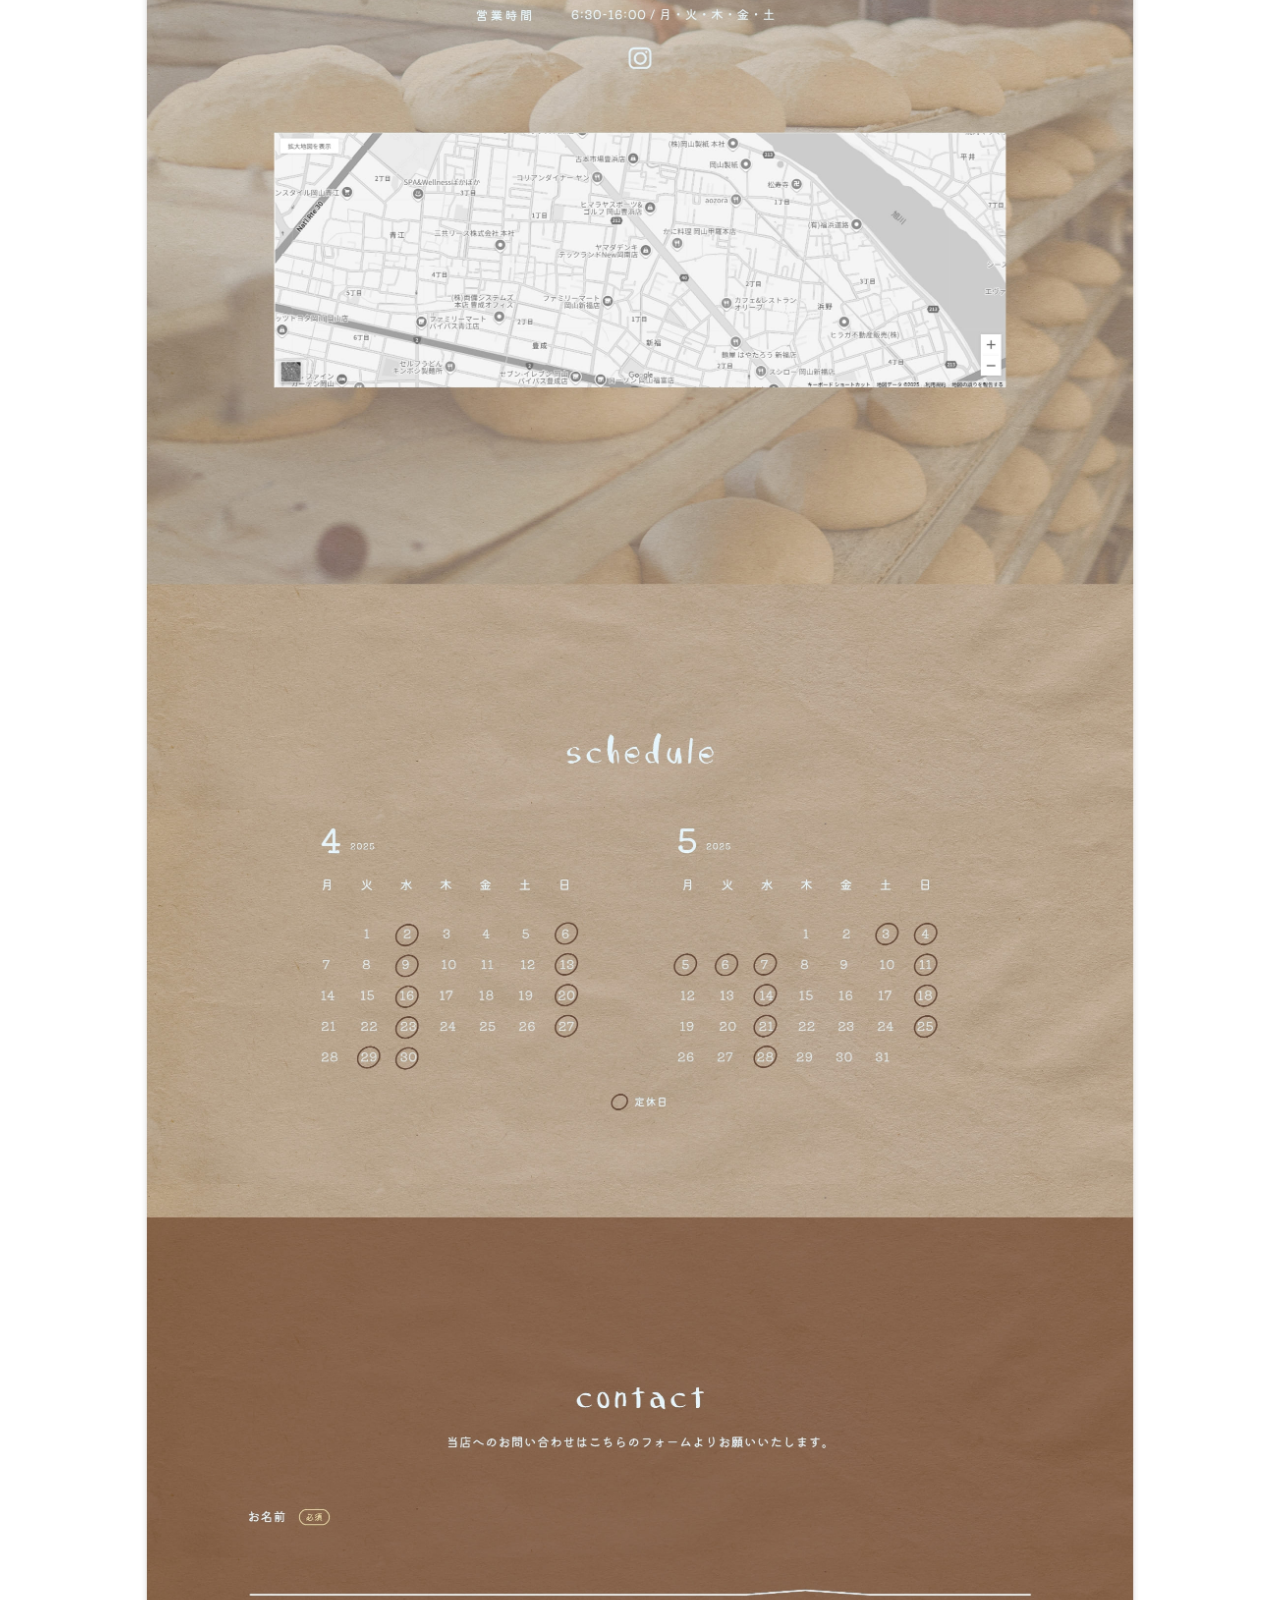
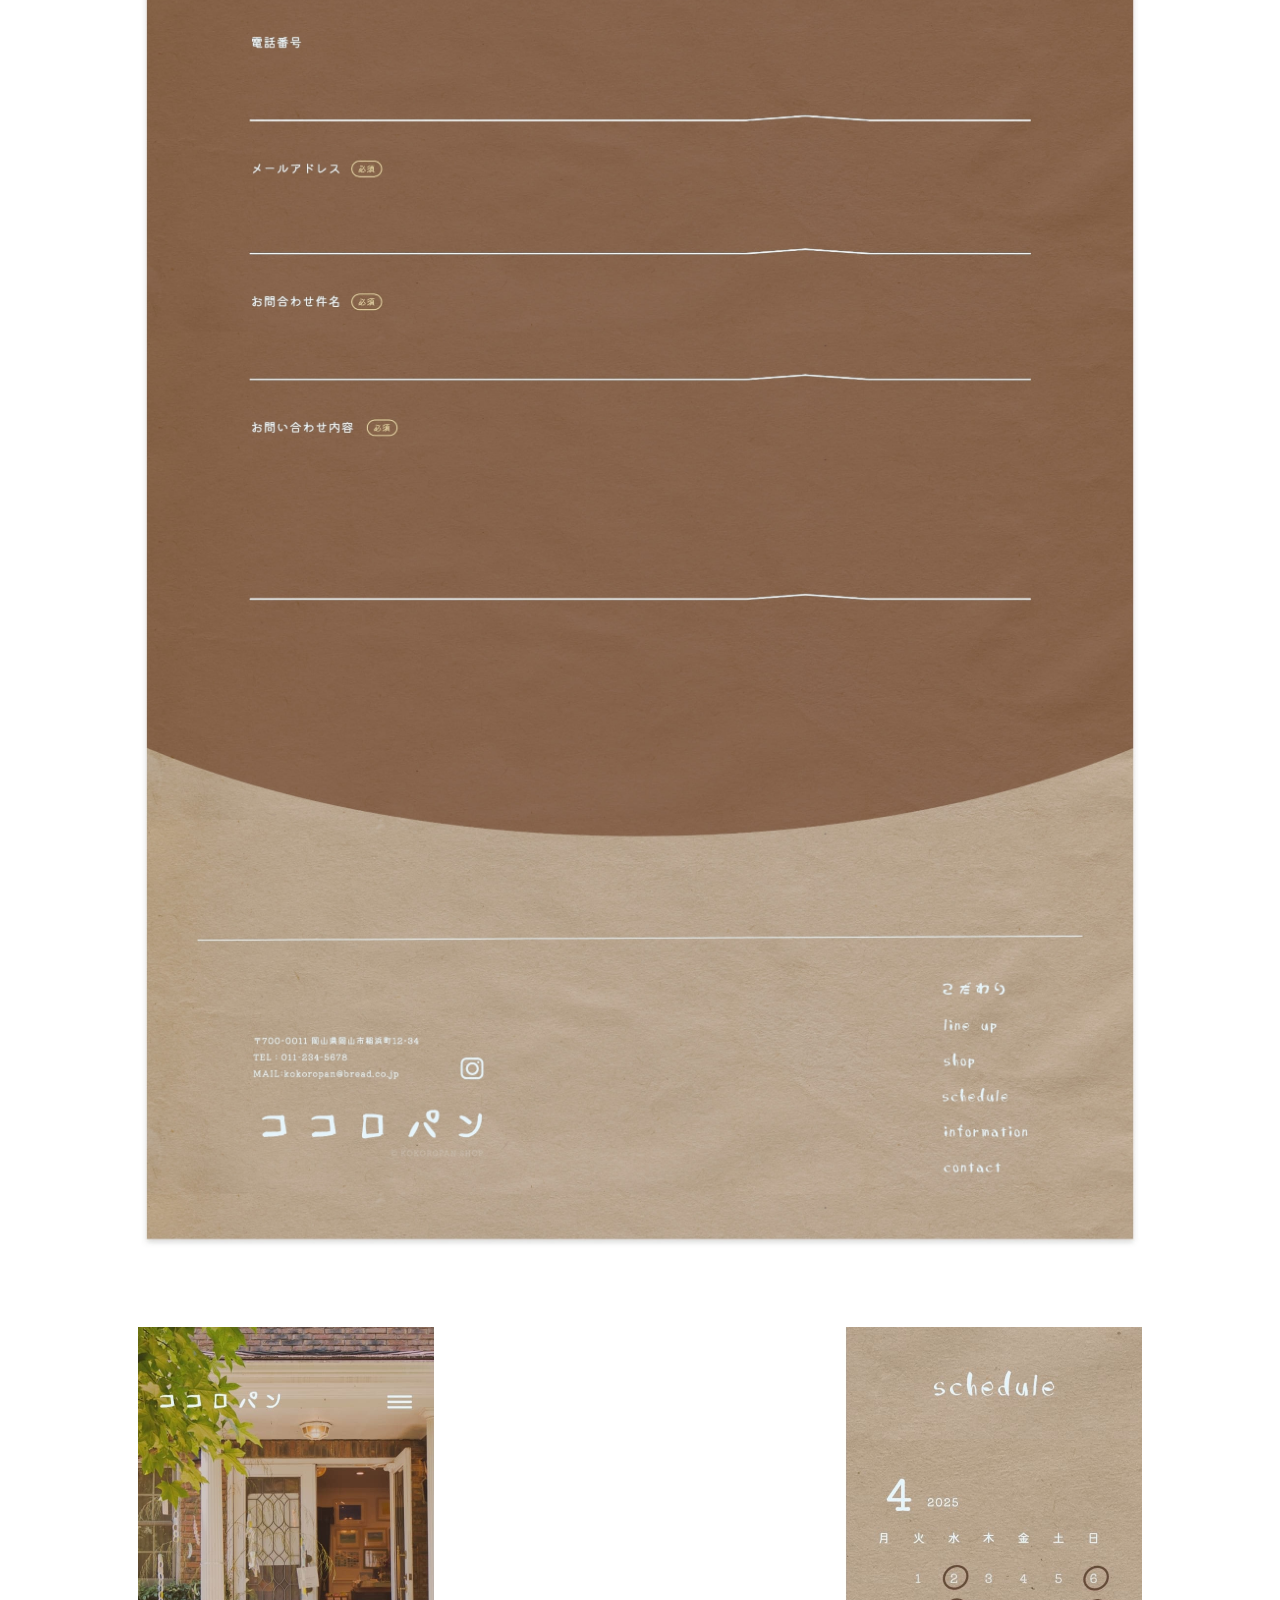
<file: works_kokoro.html>
<!doctype html>
<html lang="ja">
<head>
<meta charset="utf-8">
<title>Works_ポートフォリオ</title>
<link href="css/common.css" rel="stylesheet" type="text/css">
<link href="css/works_pf.css" rel="stylesheet" type="text/css">
<meta name="viewport" content="width=device-width, initial-scale=1"><!--レスポンシブ-->
<link href="https://fonts.googleapis.com/css2?family=Zen+Kaku+Gothic+New&display=swap" rel="stylesheet"><!--フォントの指定-->
<link rel="icon" href="favicon.ico" id="favicon">
<link rel="apple-touch-icon" sizes="180x180" href="apple-touch-icon-180x180.png">
</head>

<body>
<!--ヘッダー始まり-->
<header id="works">
	<div class="container">
   		<div class="header_wrap">
      		<div class="ico_saimu">
        		<img src="img/ico/ico_saimu_small.svg" alt="" class="ico_saimu_small">
      		</div>
     	    <nav>
        		<ul>
		  			<li><a href="index.html" >TOP</a></li>
		  			<li><a href="index.html#works" class="mark">WORKS</a></li>
          			<li><a href="about.html">ABOUT</a></li>      
       		   </ul>		
     	   </nav>
    	</div>
	</div>
</header>
<!--ヘッダーおわり-->
	
<main>
<!--トップビュー-->	
<div class="top_view">
	<div class="container">
    	<div class="img_wrap"><img src="img/img/works/img_works_top_kokoro.jpg" alt="トップ画像"></div>
    	<div class="top_text_wrap">
	        <div class="flex_wrap">
	    		<h3 class="works_ttl">ココロパン</h3>
	    		<p class="subject">WEBサイト｜自主制作</p>
	  		</div>
	  		<p class="works_text">からだにやさしい“グルテンフリーベーカリー”を想定した、架空店舗のWebサイトを自主制作。ターゲットに合わせた世界観・デザイン設計を意識し、店舗の魅力が伝わる構成を目指しました。
</p>	 
    	</div>
    </div>
</div>	
<!--トップビュおわり-->	

<!--メインビュー1-2-->
<div class="container">
	<div class="main_view">
		<div class="main_view_item item1">
			<p class="page_ttl">Topページ</p>
			<img src="img/img/works/img_works_md_kokoro1.jpg" width="1004" height="" alt="WEBサイト画像1">
		</div>
		<div class="main_view_item item2">
			<img src="img/img/works/img_works_md_kokoro2.jpg" width="1004" height="" alt="WEBサイト画像2">
		</div>
	</div>
</div>
<!--メインビュー1-2おわり-->
	
<!--説明欄-->
<div class="text_view">
<div class="container">
  <div class="flex_colum">
    <section>
	  <h4 class="sub_ttl">目的</h4> 
	  <p class="text">グルテンフリーのこだわりやパンの魅力をわかりやすく伝えることで、新規来店・購買意欲の促進を図る。</p>  
    </section>
	<section>
	  <h4 class="sub_ttl">ターゲット</h4> 
	  <p class="text">健康志向・パン屋巡りが好きな20代～60代の女性（地元住民／観光客）</p>  
    </section>
	<section>
	  <h4 class="sub_ttl">制作期間・ソフト</h4> 
	  <p class="text">企画・デザイン：３日（XD / Illustrator / Photoshop）</p>  
    </section>
	<section>
	  <h4 class="sub_ttl">構成</h4>
	  	<h5 class="text">≪ページ≫</h5>
	    <ul>
	      <li class="text">トップページ・・・こだわり</li>
		  <li class="text">Line upページ</li>
		  <li class="text">Shopページ・・・Scedule/Contact</li>
		  <li class="text">Informationページ</li>
	    </ul>
	    <h5 class="text">≪ナビゲーション≫</h5>
	    <ul>
	      <li class="text">こだわり</li>
		  <li class="text">Line up</li>
		  <li class="text">Shop</li>
		  <li class="text">Contact</li>
		  <li class="text">nformation</li>
	    </ul>	  
    </section>
	<section>
	  <h4 class="sub_ttl">詳細</h4> 
	  <ul>
	     <li class="text">適度な余白とシンプルなレイアウトで、視認性と心地よさを両立したデザインに。</li>
		 <li class="text">ポップな緑色やオリジナルロゴを加え、シンプルながらも自分らしさが伝わるデザインを意識。</li>
		 <li class="text">シンプルなレイアウトにすることで、コーディングのしやすさとレスポンシブ対応に配慮。</li>
	   </ul>	  
    </section>
  </div>
</div>
</div>
<!--説明欄おわり-->
	
<!--メインビュー3-4-->
<div class="container">
	<div class="main_view">
		<div class="main_view_item item1">
			<p class="page_ttl">Line upページ</p>
			<img src="img/img/works/img_works_md_kokoro3.jpg" width="1004" height="" alt="WEBサイト画像3">
		</div>
		<div class="main_view_item item2">
			<img src="img/img/works/img_works_md_kokoro4.jpg" width="1004" height="" alt="WEBサイト画像4">
		</div>
	</div>
</div>
<!--メインビュー3-4おわり-->
<!--メインビュー5-6-->
<div class="container">
	<div class="main_view">
		<div class="main_view_item item1">
			<p class="page_ttl">Shopページ</p>
			<img src="img/img/works/img_works_md_kokoro5.jpg" width="1004" height="2704.52" alt="WEBサイト画像5">
		</div>
		<div class="main_view_item item2">
			<img src="img/img/works/img_works_md_kokoro6.jpg" width="1004" height="1230" alt="WEBサイト画像6">
		</div>
	</div>
</div>
<!--メインビュー5-6おわり-->
<!--メインビュー7-8-->
<div class="container">
	<div class="main_view">
		<div class="main_view_item item1">
			<p class="page_ttl">Informationページ</p>
			<img src="img/img/works/img_works_md_kokoro7.jpg" width="1004" height="2704.52" alt="WEBサイト画像7">
		</div>
		<div class="main_view_item item2">
			<img src="img/img/works/img_works_md_kokoro8.jpg" width="1004" height="1230" alt="WEBサイト画像8">
		</div>
	</div>
</div>
<!--メインビュー7-8おわり-->	

<!--Other-->
<div class="content">
<div class="other_view">
  <div class="container">
    <div class="title-wrap">
      <h2 class="ttl">OTHER</h2> 
      <h2 class="ttl_jp">他の制作物</h2> 
    </div>
	<div class="flex_space-between">
	  <a href="works_aki.html">
	    <img src="img/img/works/img_works_other_aki.jpg" width="358" height="246" alt="">
	  </a>  
	  <a href="works_banner.html">
	    <img src="img/img/works/img_works_other_banner.jpg" width="358" height="246" alt="">
	  </a>
	  <a href="works_goodlack.html">
        <img src="img/img/works/img_works_other_goodlack.jpg" width="358" height="246" alt="">
	  </a>
	  <a href="works_kokesi.html">
	    <img src="img/img/works/img_works_other_kokesi.jpg" width="358" height="246" alt="">
	  </a>
	</div>
  </div>
</div>
</div>
<!--Otherおわり-->
</main>

<footer>
	<div class="container">
  		<div class="footer_wrap">
    		<div class="footer_ico">
      			<a href="#works"><img src="img/ico/ico_saimu_big.svg" alt="ロゴ" class="ico_saimu_big"></a>
	  			<p class="copyright">© 2025 Yui Saimu</p>
			</div>
    		<nav>
     			 <ul>
	   				 <li><a href="index.html">TOP</a></li>	
	   				 <li><a href="index.html#works" class="mark">WORKS</a></li>
	    			 <li><a href="about.html">ABOUT</a></li>    
      			</ul>		
    		</nav>
  		</div>
	</div>
</footer>
	
<script>
// 下から上に
document.addEventListener('scroll', function () {
  const elements = document.querySelectorAll('.content');
  const windowHeight = window.innerHeight;
  elements.forEach(function (element) {
    const elementTop = element.getBoundingClientRect().top;
    if (elementTop < windowHeight - 100) {
      element.classList.add('fade-in');
    } else {
      element.classList.remove('fade-in');
    }
  });
});
	
// ページ遷移用リンク（外部リンク）にフェードアウトを適用
document.querySelectorAll('a').forEach(function (link) {
  link.addEventListener('click', function (e) {
    // ページ内リンクの場合はスキップ
    if (link.getAttribute('href').startsWith('#')) return;

    e.preventDefault(); // デフォルトのリンク遷移を止める

    // ボディにフェードアウトを追加
    document.body.classList.add('fade-out');

    // フェードアウト後にページ遷移
    setTimeout(function () {
      window.location = link.href; // 新しいページに遷移
    }, 1000); // アニメーションが終わるまで待つ（1秒）
  });
});

// ページ内リンク（#で始まるリンク）にフェードアウトアニメーションを追加
document.querySelectorAll('a[href^="#"]').forEach(function (link) {
  link.addEventListener('click', function (e) {
    e.preventDefault(); // デフォルトのリンク遷移を止める

    // ページ内リンクはボディにfade-outを適用しない
    // ページ内リンクのスクロールをスムーズにするだけ
    const target = document.querySelector(link.getAttribute('href'));
    if (target) {
      // スムーズスクロールを実行
      target.scrollIntoView({ behavior: 'smooth', block: 'start' });
    }
  });
});	
</script>
</body>
</html>
</file>
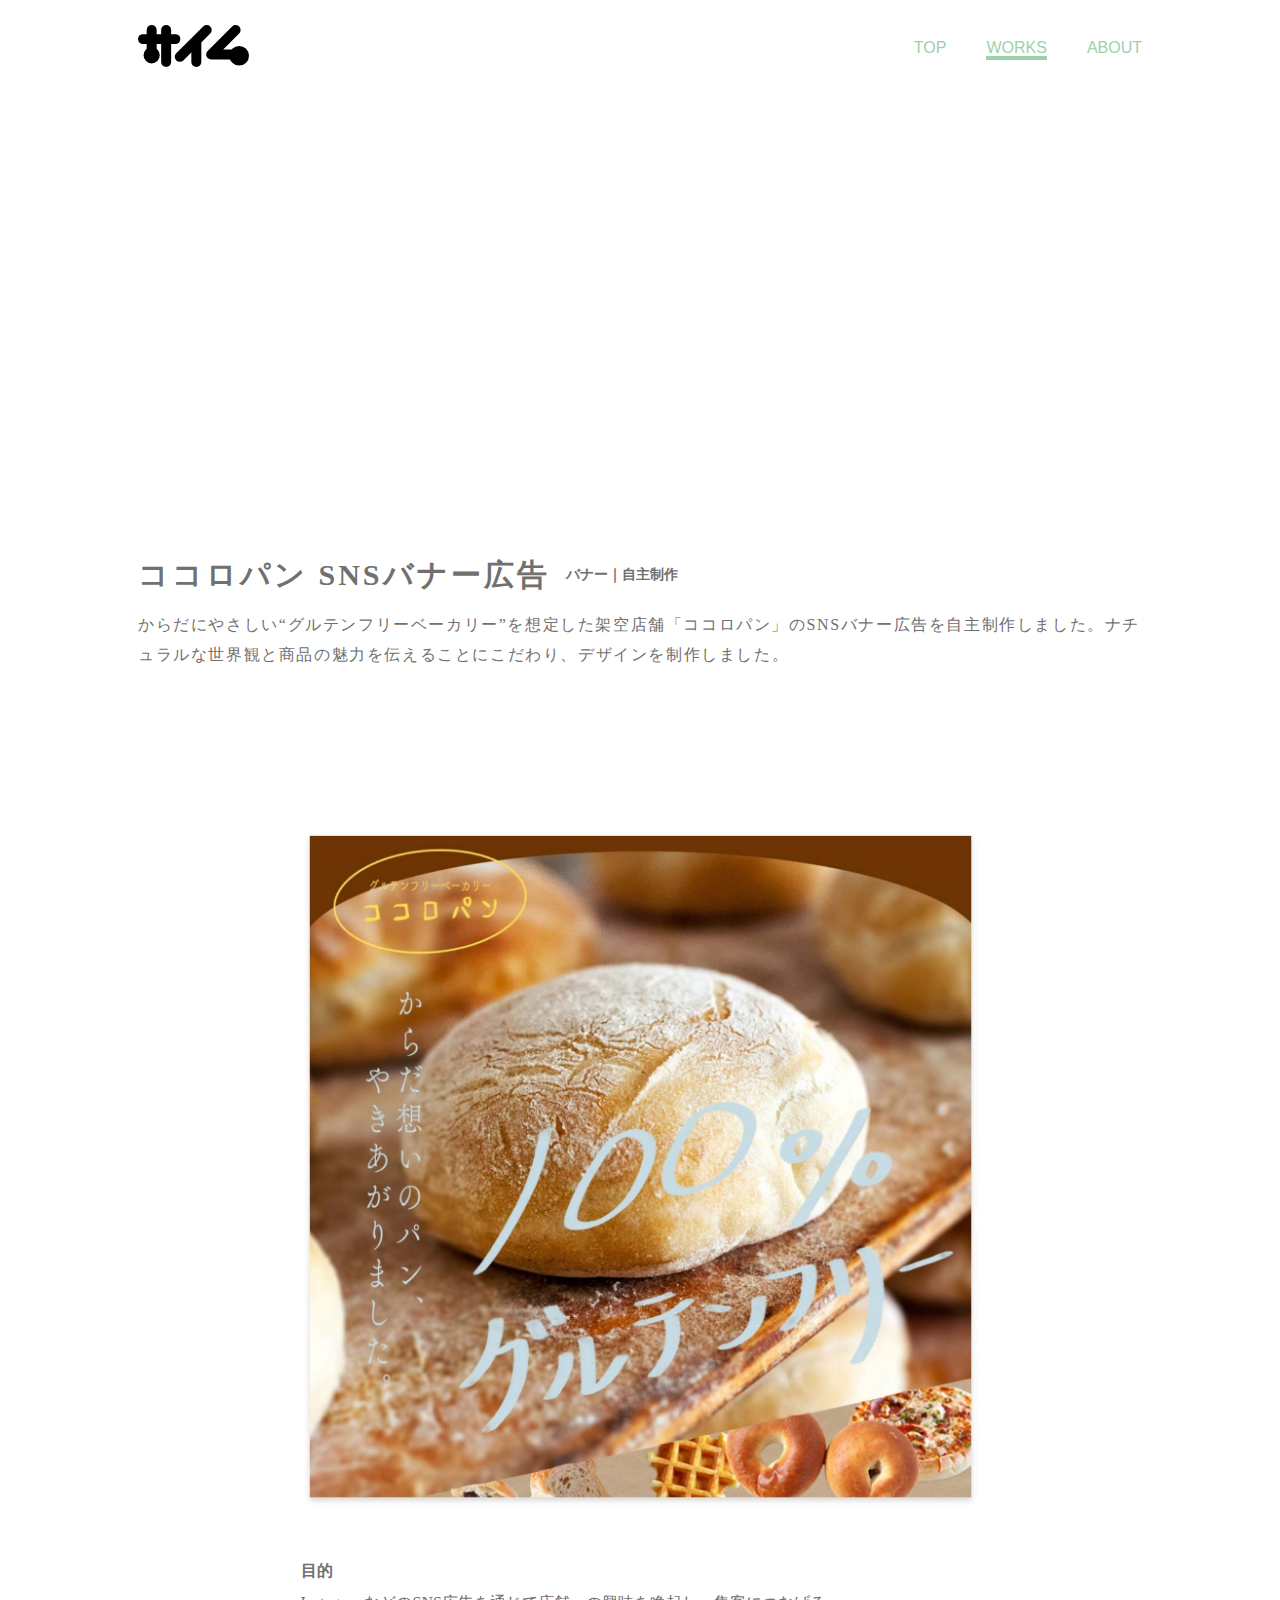
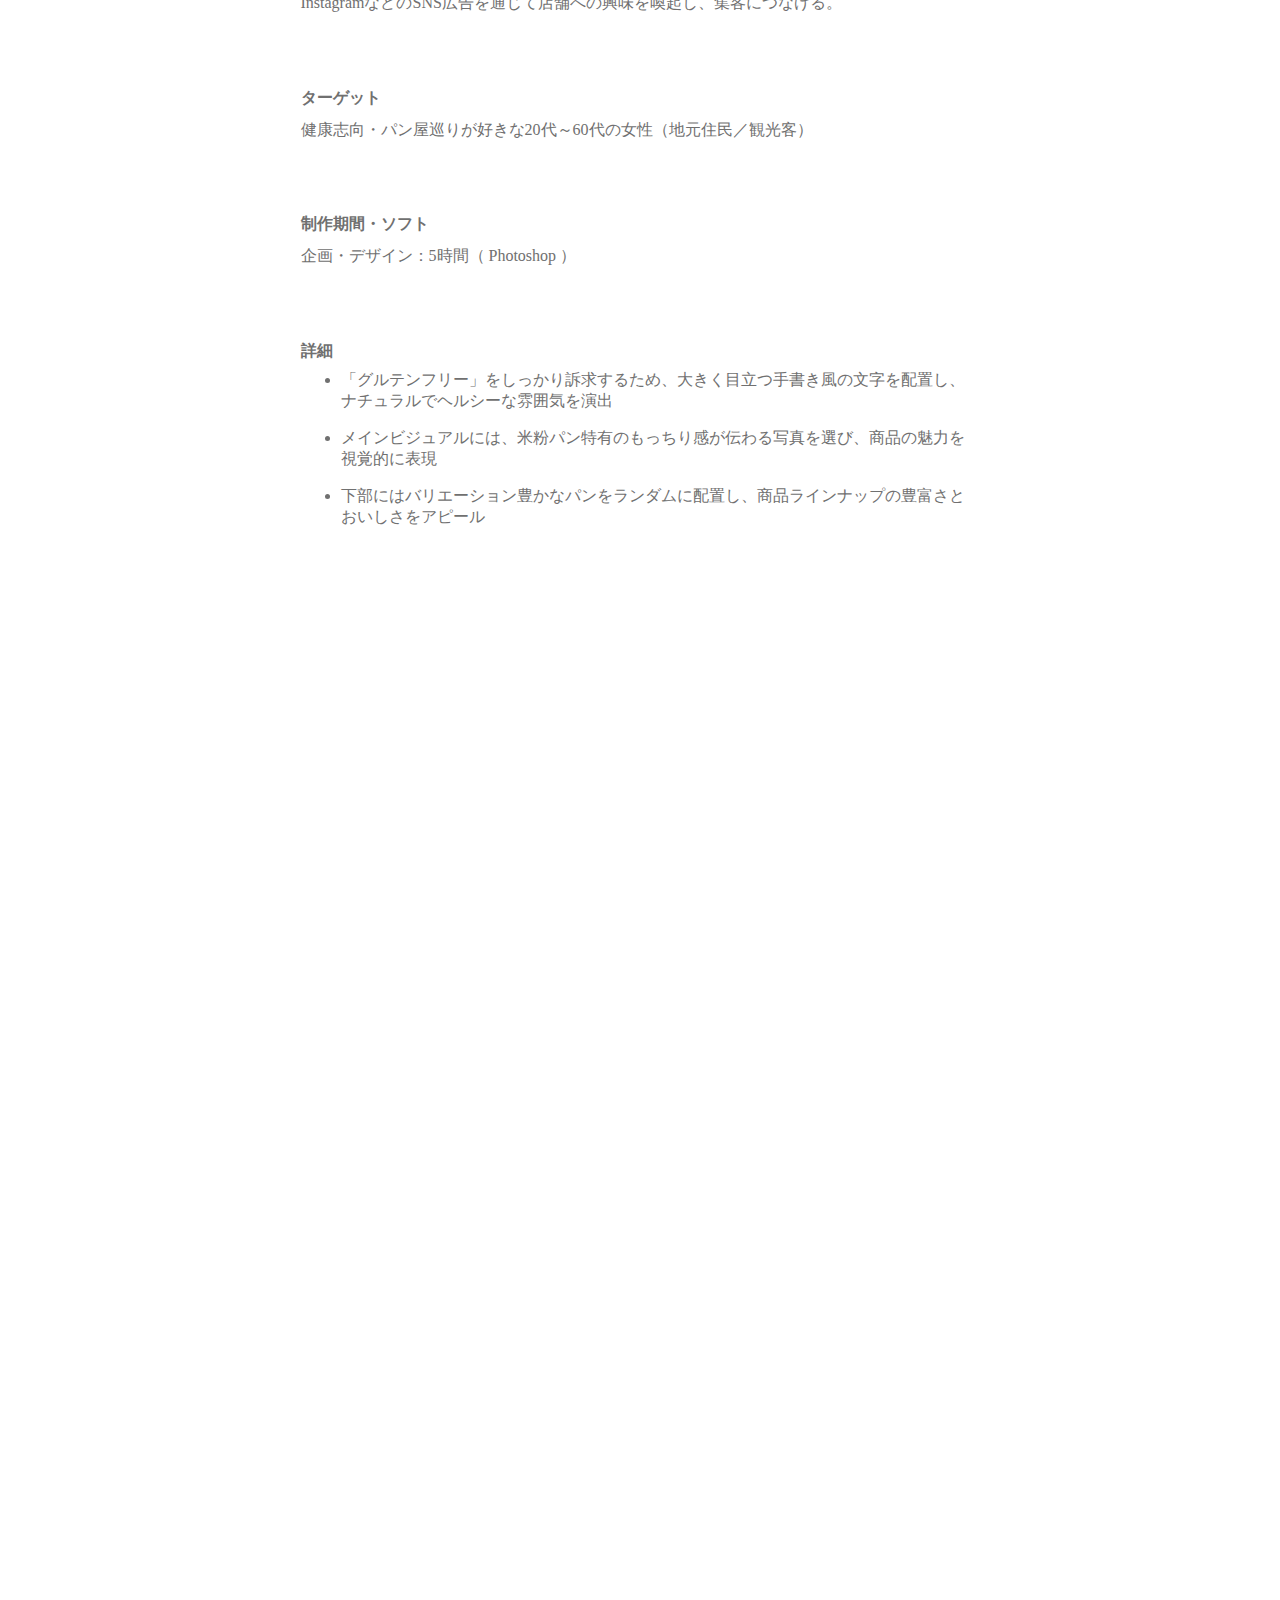
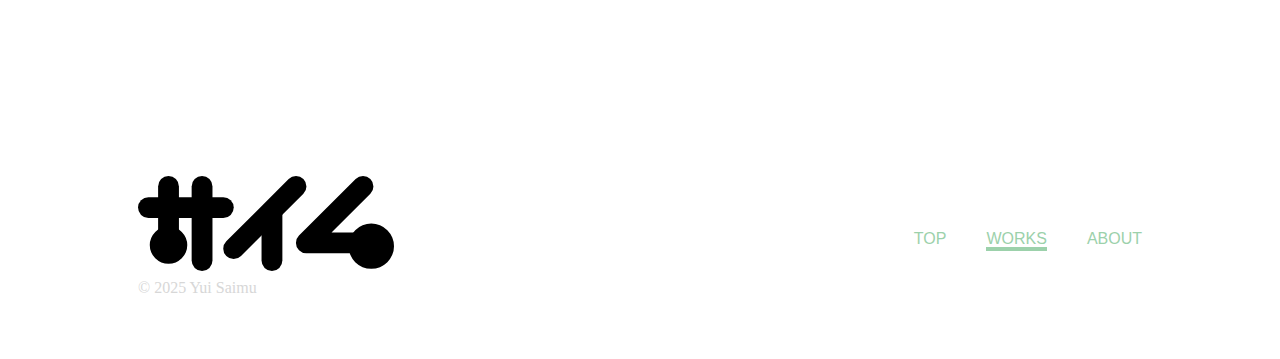
<file: works_kokoro_banner.html>
<!doctype html>
<html lang="ja">
<head>
<meta charset="utf-8">
<title>Works_安芸の野菜を食べよう！</title>
<link href="css/common.css" rel="stylesheet" type="text/css">
<link href="css/works.css" rel="stylesheet" type="text/css">
<meta name="viewport" content="width=device-width, initial-scale=1"><!--レスポンシブ-->
</head>

<body>
<!--ヘッダー始まり-->
<header id="works">
	<div class="container">
   		<div class="header_wrap">
      		<div class="ico_saimu">
        		<img src="img/ico/ico_saimu_small.svg" alt="" class="ico_saimu_small">
      		</div>
     	    <nav>
        		<ul>
		  			<li><a href="index.html">TOP</a></li>
		  			<li><a href="index.html#works" class="mark">WORKS</a></li>
          			<li><a href="about.html">ABOUT</a></li>      
       		   </ul>		
     	   </nav>
    	</div>
	</div>
</header>
<!--ヘッダーおわり-->
	
<main>
<!--トップビュー-->	
<div class="top_view">
	<div class="container">
    	<div class="img_wrap"><img src="img/img/works/img_works_top_kokoro_banner.jpg" alt="トップ画像"></div>
    	<div class="top_text_wrap">
	        <div class="flex_wrap">
	    		<h3 class="works_ttl">ココロパン SNSバナー広告</h3>
	    		<p class="subject">バナー｜自主制作</p>
	        </div>
	  		<p class="works_text">からだにやさしい“グルテンフリーベーカリー”を想定した架空店舗「ココロパン」のSNSバナー広告を自主制作しました。ナチュラルな世界観と商品の魅力を伝えることにこだわり、デザインを制作しました。</p>	 
    	 </div>
	</div>
</div>	
<!--トップビュおわり-->	

<!--メインビュー-->
<div class="main_view">
	<div class="container">
  		<img src="img/img/works/img_works_md_kokoro_banner.jpg" width="679" alt=""> 
	</div>
</div>
<!--メインビュおわり-->	

<!--説明欄-->
<div class="text_view">
<div class="container">
  <div class="flex_colum">
	<section>
	  <h4 class="sub_ttl">目的</h4> 
	  <p class="text">InstagramなどのSNS広告を通じて店舗への興味を喚起し、集客につなげる。</p>  
    </section>
	<section>
	  <h4 class="sub_ttl">ターゲット</h4> 
	  <p class="text">健康志向・パン屋巡りが好きな20代～60代の女性（地元住民／観光客）</p>  
    </section>
	<section>
	  <h4 class="sub_ttl">制作期間・ソフト</h4> 
	  <p class="text">企画・デザイン：5時間（ Photoshop ）</p>  
    </section>
	<section>
	  <h4 class="sub_ttl">詳細</h4> 
	  <ul>
	     <li class="text">「グルテンフリー」をしっかり訴求するため、大きく目立つ手書き風の文字を配置し、ナチュラルでヘルシーな雰囲気を演出</li>
		 <li class="text">メインビジュアルには、米粉パン特有のもっちり感が伝わる写真を選び、商品の魅力を視覚的に表現</li>
		 <li class="text">下部にはバリエーション豊かなパンをランダムに配置し、商品ラインナップの豊富さとおいしさをアピール</li>
	   </ul>	  
    </section>
  </div>
</div>
</div>
<!--説明欄おわり-->

<!--Other-->
<div class="content">
<div class="other_view">
  <div class="container">
    <div class="title-wrap">
      <h2 class="ttl">OTHER</h2> 
      <h2 class="ttl_jp">他の制作物</h2> 
    </div>
	<div class="flex_space-between">
	  <a href="works_kokoro.html">
	    <img src="img/img/works/img_works_other_kokoro.jpg" width="358" height="246" alt="ココロパン">
	  </a>
	  <a href="works_aki.html">
	    <img src="img/img/works/img_works_other_aki.jpg" width="358" height="246" alt="">
	  </a>	
	  <a href="works_pf.html">
	    <img src="img/img/works/img_works_other_pf.jpg" width="358" height="246" alt="ポートフォリオ">
	  </a>
	  <a href="works_kokesi.html">
	    <img src="img/img/works/img_works_other_kokesi.jpg" width="358" height="246" alt="全日本こけしコンクール">
	  </a>
	  <a href="works_banner.html">
	    <img src="img/img/works/img_works_other_banner.jpg" width="358" height="246" alt="AI活用オンラインセミナー">
	  </a>
	  <a href="works_goodlack.html">
        <img src="img/img/works/img_works_other_goodlack.jpg" width="358" height="246" alt="GOOD LACK!">
	  </a> 
	</div>
  </div>
</div>
</div>
<!--Otherおわり-->
</main>

<footer>
	<div class="container">
  		<div class="footer_wrap">
    		<div class="footer_ico">
      			<a href="#works"><img src="img/ico/ico_saimu_big.svg" alt="ロゴ" class="ico_saimu_big"></a>
	  			<p class="copyright">© 2025 Yui Saimu</p>
			</div>
    		<nav>
     			 <ul>
	   				 <li><a href="index.html">TOP</a></li>	
	   				 <li><a href="index.html#works" class="mark">WORKS</a></li>
	    			 <li><a href="about.html">ABOUT</a></li>    
      			</ul>		
    		</nav>
  		</div>
	</div>
</footer>
	
<script>
// 下から上に
document.addEventListener('scroll', function () {
  const elements = document.querySelectorAll('.content');
  const windowHeight = window.innerHeight;
  elements.forEach(function (element) {
    const elementTop = element.getBoundingClientRect().top;
    if (elementTop < windowHeight - 100) {
      element.classList.add('fade-in');
    } else {
      element.classList.remove('fade-in');
    }
  });
});
	
// ページ遷移用リンク（外部リンク）にフェードアウトを適用
document.querySelectorAll('a').forEach(function (link) {
  link.addEventListener('click', function (e) {
    // ページ内リンクの場合はスキップ
    if (link.getAttribute('href').startsWith('#')) return;

    e.preventDefault(); // デフォルトのリンク遷移を止める

    // ボディにフェードアウトを追加
    document.body.classList.add('fade-out');

    // フェードアウト後にページ遷移
    setTimeout(function () {
      window.location = link.href; // 新しいページに遷移
    }, 1000); // アニメーションが終わるまで待つ（1秒）
  });
});

// ページ内リンク（#で始まるリンク）にフェードアウトアニメーションを追加
document.querySelectorAll('a[href^="#"]').forEach(function (link) {
  link.addEventListener('click', function (e) {
    e.preventDefault(); // デフォルトのリンク遷移を止める

    // ページ内リンクはボディにfade-outを適用しない
    // ページ内リンクのスクロールをスムーズにするだけ
    const target = document.querySelector(link.getAttribute('href'));
    if (target) {
      // スムーズスクロールを実行
      target.scrollIntoView({ behavior: 'smooth', block: 'start' });
    }
  });
});	
</script>
</body>
</html>
</file>
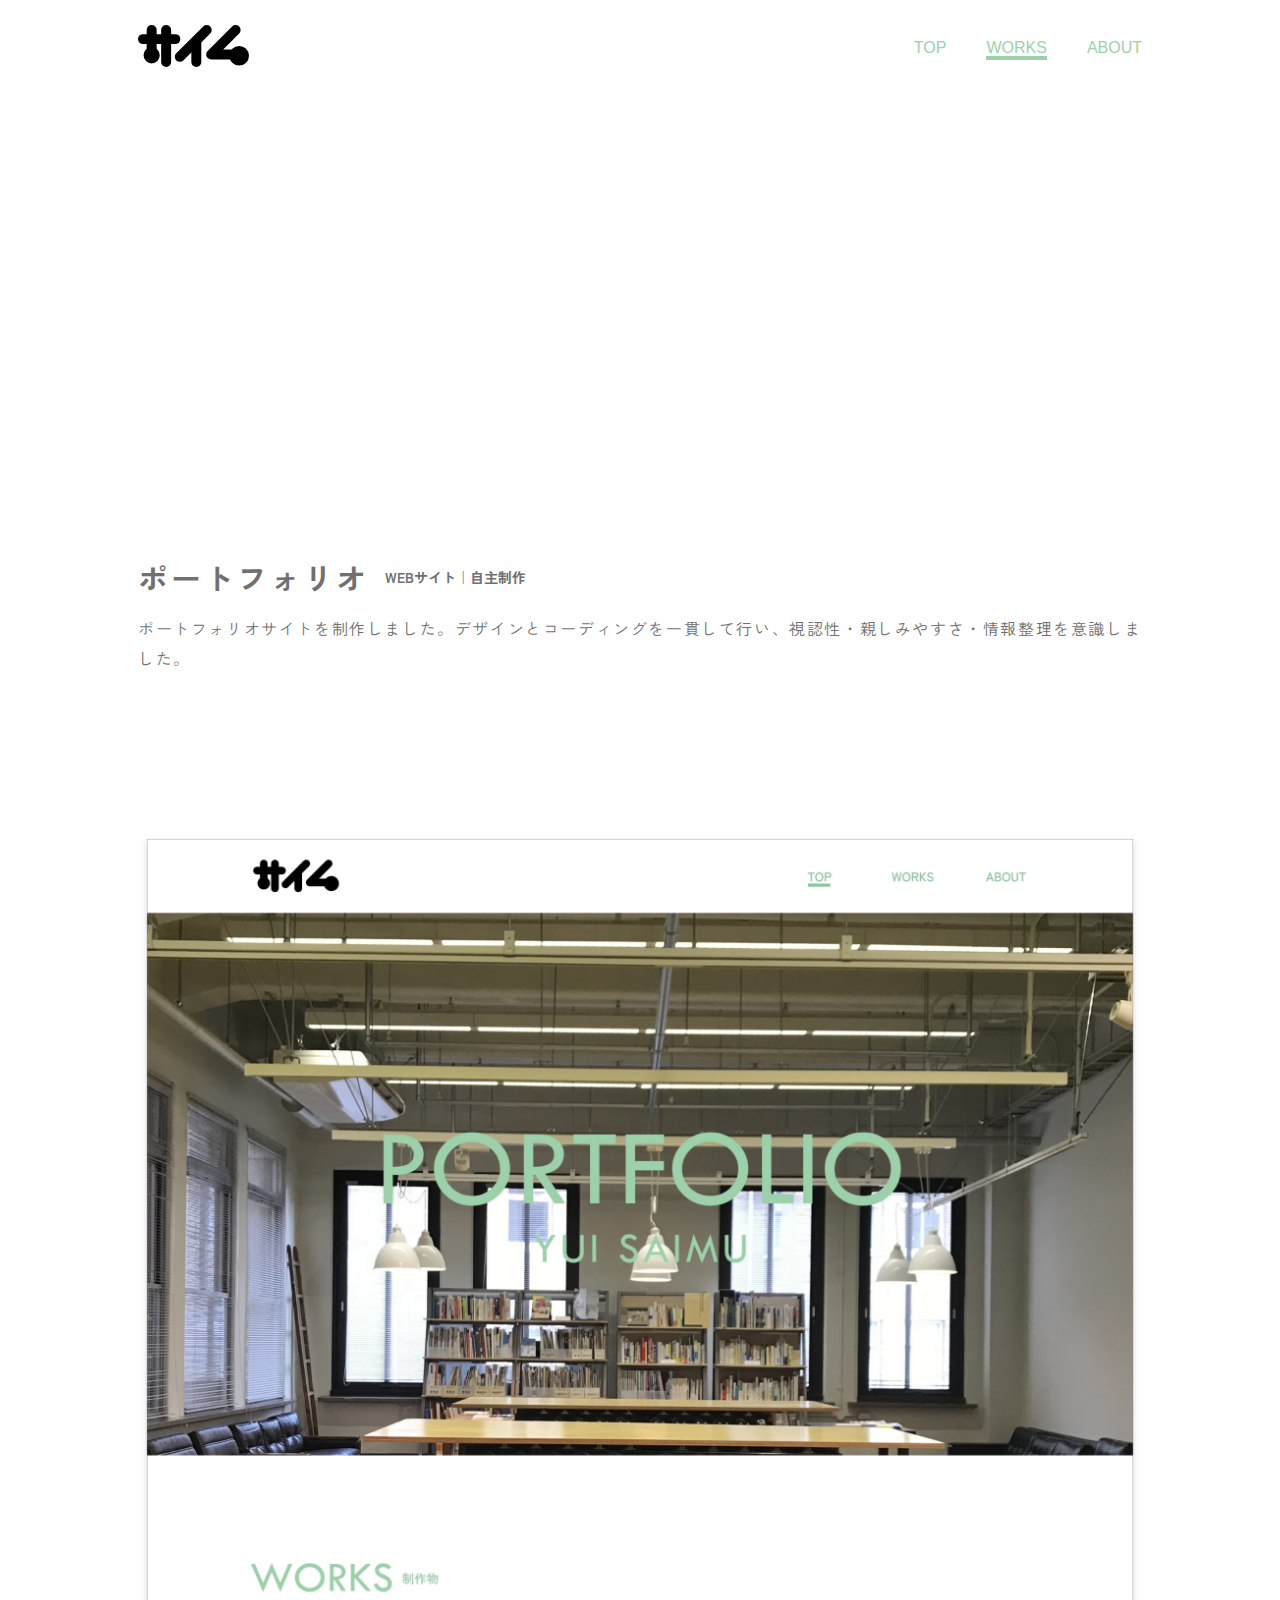
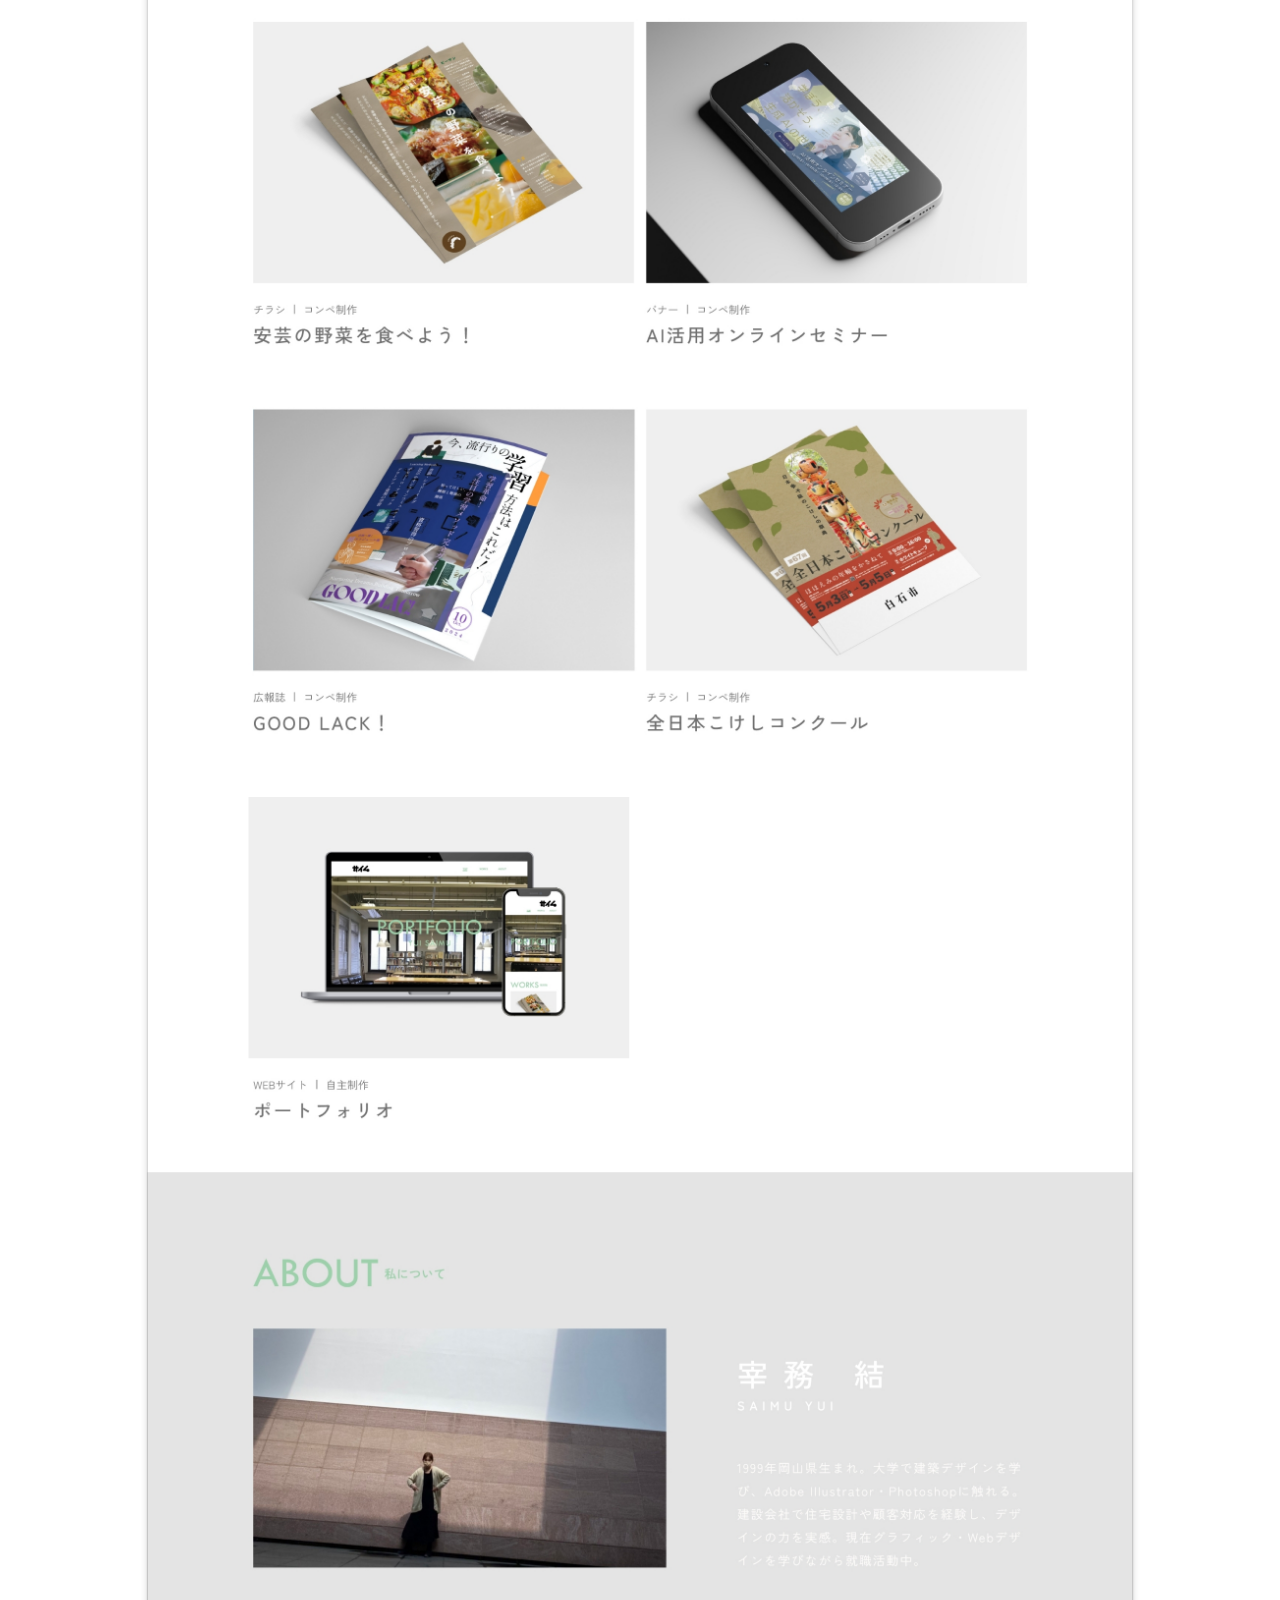
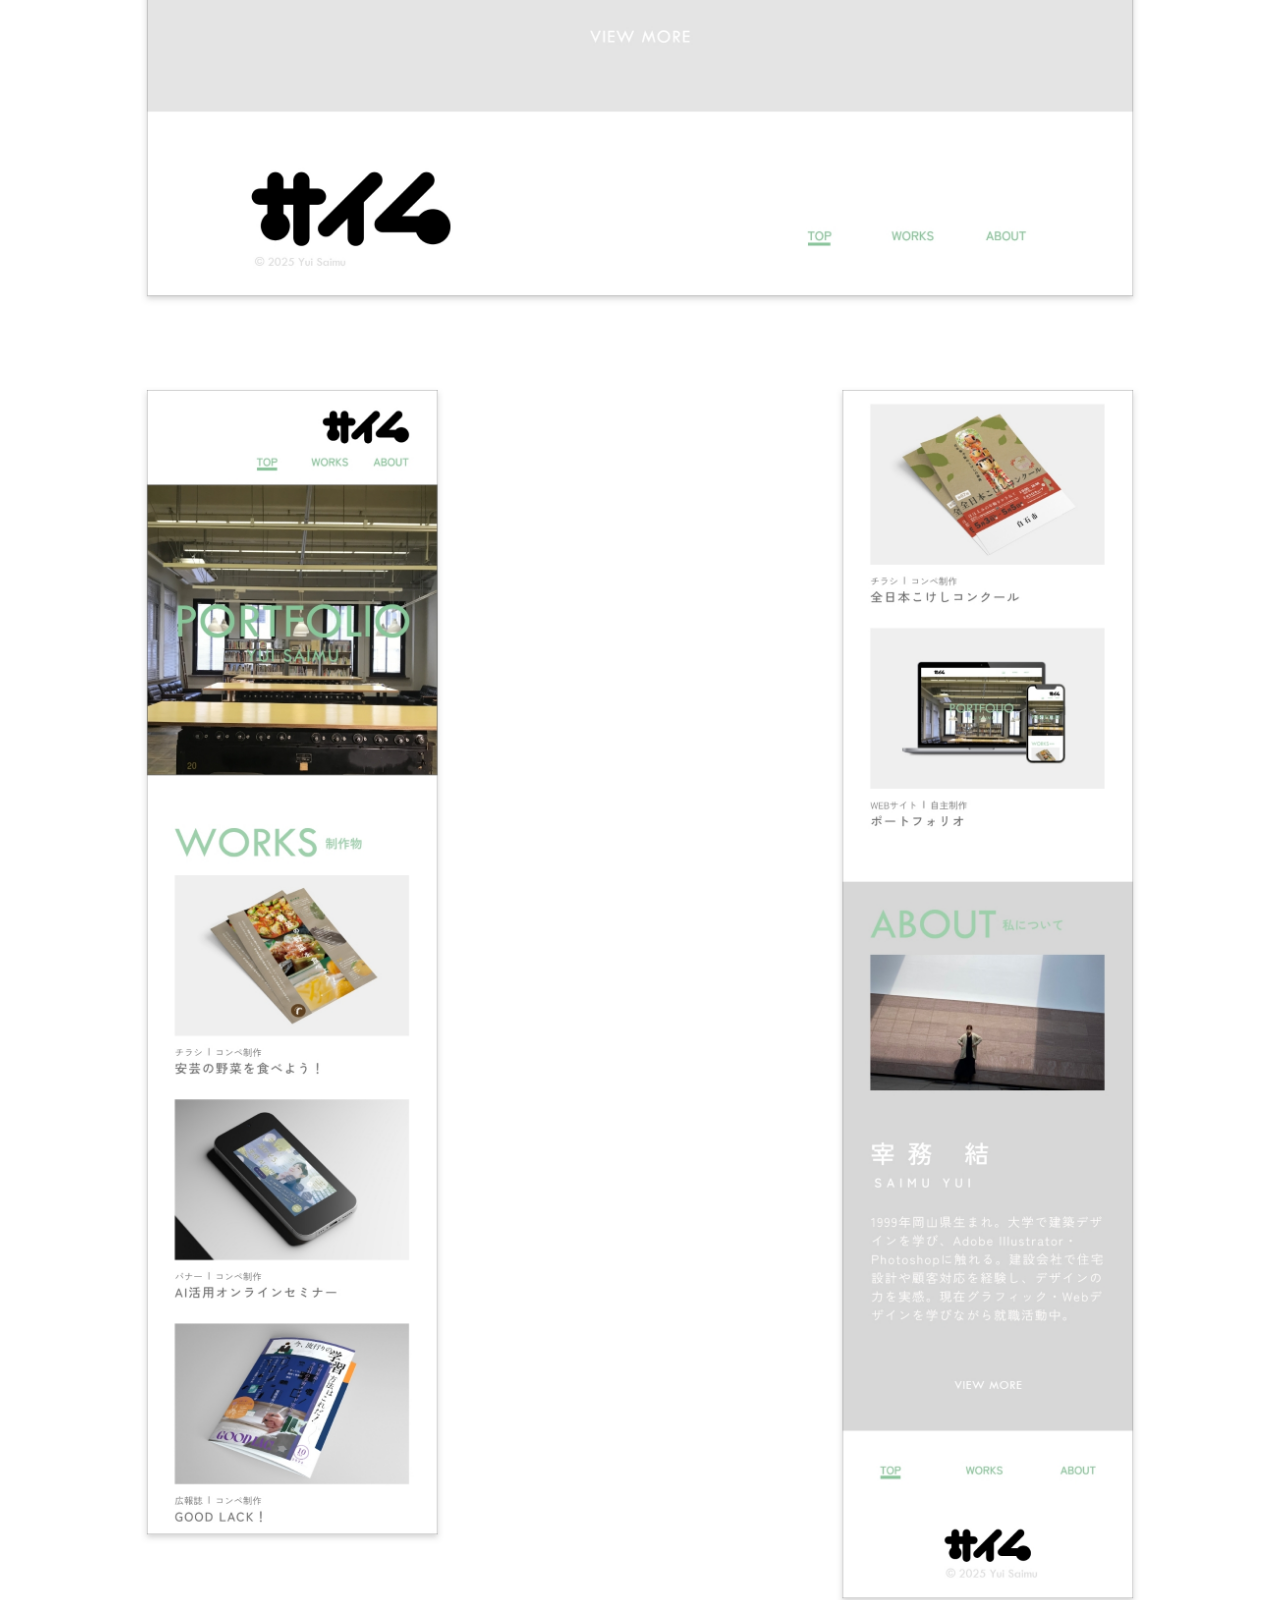
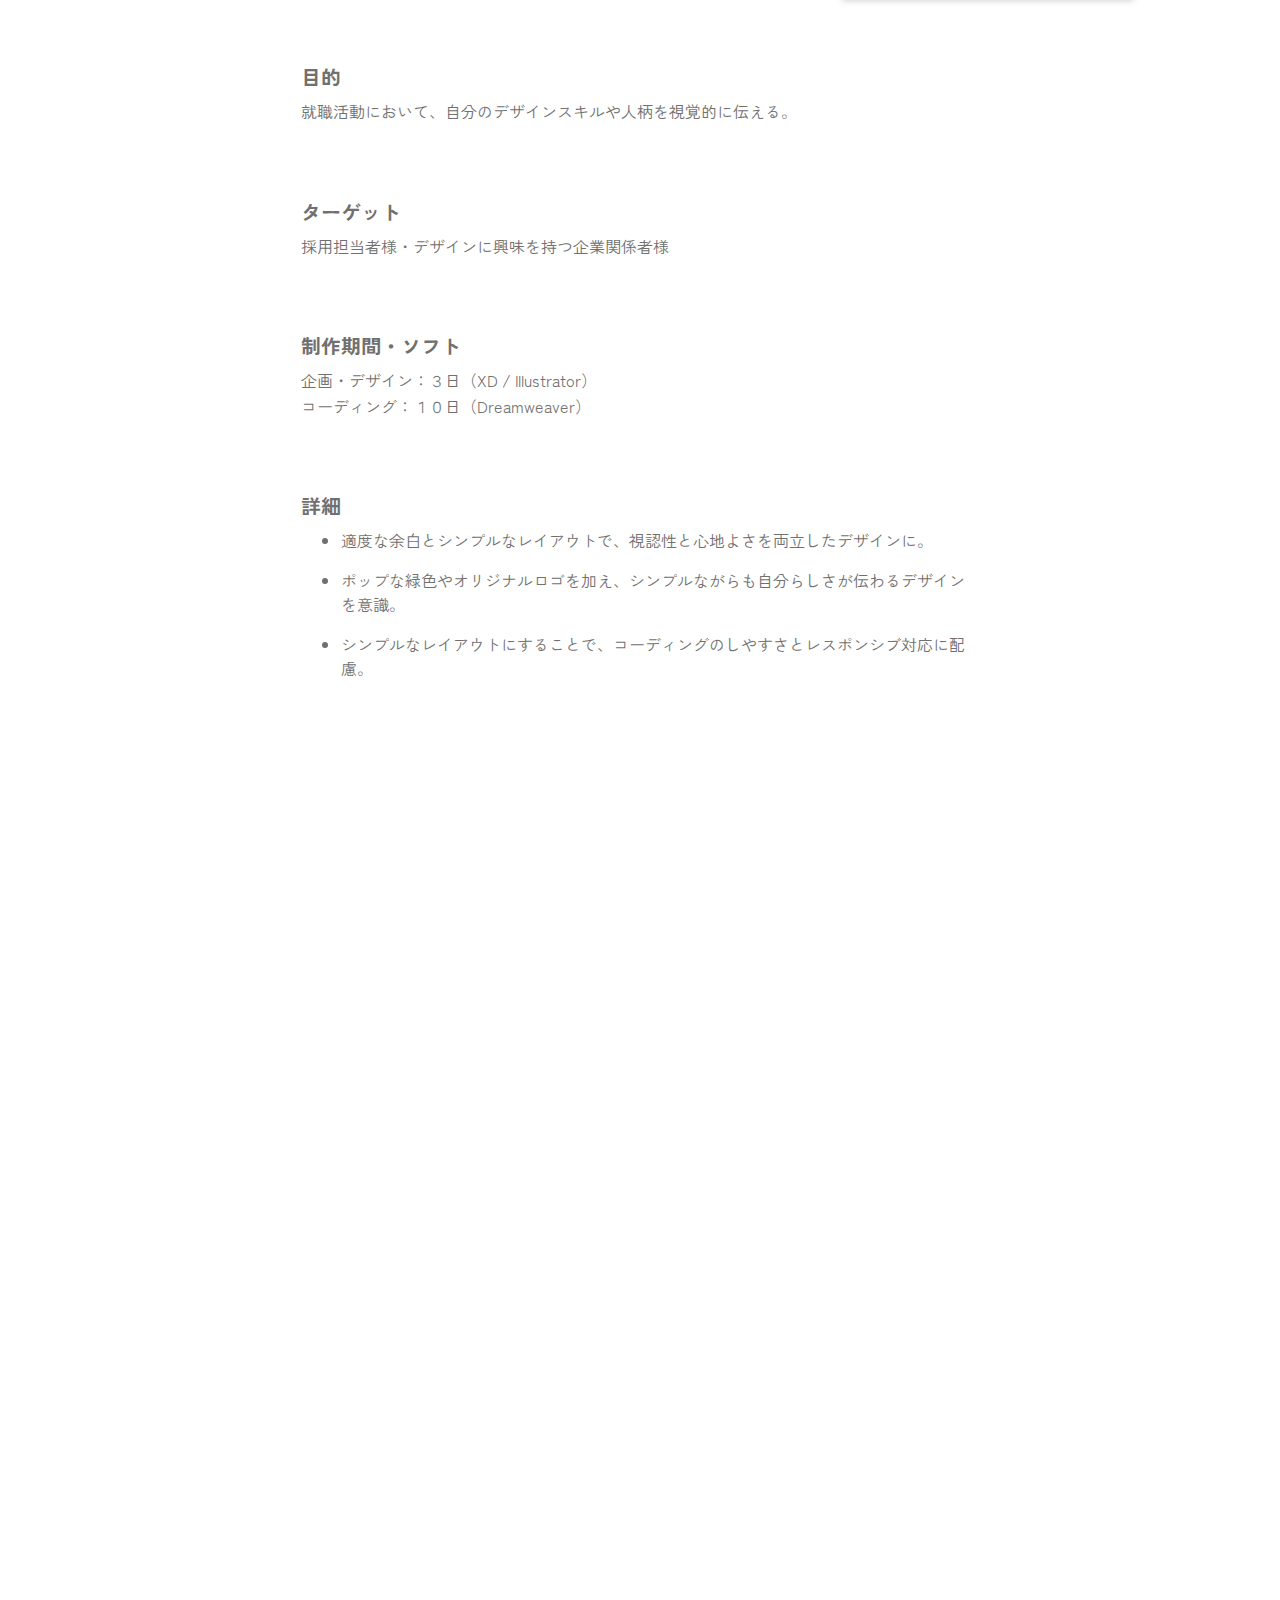
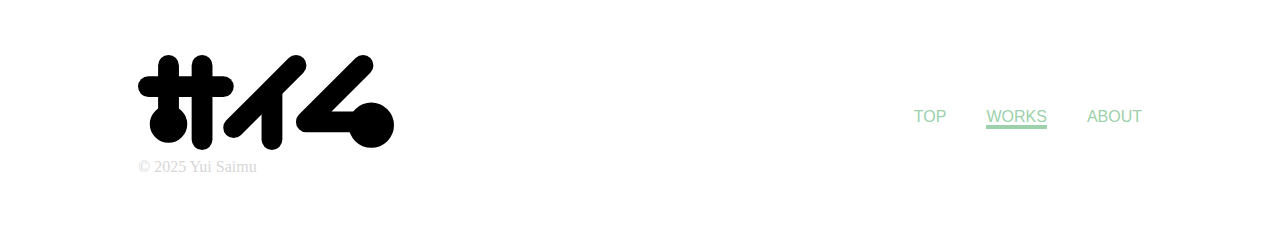
<file: works_pf.html>
<!doctype html>
<html lang="ja">
<head>
<meta charset="utf-8">
<title>Works_ポートフォリオ</title>
<link href="css/common.css" rel="stylesheet" type="text/css">
<link href="css/works_pf.css" rel="stylesheet" type="text/css">
<meta name="viewport" content="width=device-width, initial-scale=1"><!--レスポンシブ-->
<link href="https://fonts.googleapis.com/css2?family=Zen+Kaku+Gothic+New&display=swap" rel="stylesheet"><!--フォントの指定-->
<link rel="icon" href="favicon.ico" id="favicon">
<link rel="apple-touch-icon" sizes="180x180" href="apple-touch-icon-180x180.png">
</head>

<body>
<!--ヘッダー始まり-->
<header id="works">
	<div class="container">
   		<div class="header_wrap">
      		<div class="ico_saimu">
        		<img src="img/ico/ico_saimu_small.svg" alt="" class="ico_saimu_small">
      		</div>
     	    <nav>
        		<ul>
		  			<li><a href="index.html" >TOP</a></li>
		  			<li><a href="index.html#works" class="mark">WORKS</a></li>
          			<li><a href="about.html">ABOUT</a></li>      
       		   </ul>		
     	   </nav>
    	</div>
	</div>
</header>
<!--ヘッダーおわり-->
	
<main>
<!--トップビュー-->	
<div class="top_view">
	<div class="container">
    	<div class="img_wrap"><img src="img/img/works/img_works_top_pf.jpg" alt="トップ画像"></div>
    	<div class="top_text_wrap">
	        <div class="flex_wrap">
	    		<h3 class="works_ttl">ポートフォリオ</h3>
	    		<p class="subject">WEBサイト｜自主制作</p>
	  		</div>
	  		<p class="works_text">ポートフォリオサイトを制作しました。デザインとコーディングを一貫して行い、視認性・親しみやすさ・情報整理を意識しました。</p>	 
    	</div>
    </div>
</div>	
<!--トップビュおわり-->	

<!--メインビュー-->
<div class="container">
	<div class="main_view">
		<div class="main_view_item item1">
			<img src="img/img/works/img_works_md_pf1.jpg" width="1004" height="2704.52" alt="ポートフォリオ画像1">
		</div>
		<div class="main_view_item item2">
			<img src="img/img/works/img_works_md_pf2.jpg" width="1004" height="1230" alt="ポートフォリオ画像2">
		</div>
	</div>
</div>
<!--メインビュおわり-->
	
<!--説明欄-->
<div class="text_view">
<div class="container">
  <div class="flex_colum">
    <section>
	  <h4 class="sub_ttl">目的</h4> 
	  <p class="text">就職活動において、自分のデザインスキルや人柄を視覚的に伝える。</p>  
    </section>
	<section>
	  <h4 class="sub_ttl">ターゲット</h4> 
	  <p class="text">採用担当者様・デザインに興味を持つ企業関係者様</p>  
    </section>
	<section>
	  <h4 class="sub_ttl">制作期間・ソフト</h4> 
	  <p class="text">企画・デザイン：３日（XD / Illustrator）<br>コーディング：１０日（Dreamweaver）</p>  
    </section>
	<section>
	  <h4 class="sub_ttl">詳細</h4> 
	  <ul>
	     <li class="text">適度な余白とシンプルなレイアウトで、視認性と心地よさを両立したデザインに。</li>
		 <li class="text">ポップな緑色やオリジナルロゴを加え、シンプルながらも自分らしさが伝わるデザインを意識。</li>
		 <li class="text">シンプルなレイアウトにすることで、コーディングのしやすさとレスポンシブ対応に配慮。</li>
	   </ul>	  
    </section>
  </div>
</div>
</div>
<!--説明欄おわり-->

<!--Other-->
<div class="content">
<div class="other_view">
  <div class="container">
    <div class="title-wrap">
      <h2 class="ttl">OTHER</h2> 
      <h2 class="ttl_jp">他の制作物</h2> 
    </div>
	<div class="flex_space-between">
	  <a href="works_aki.html">
	    <img src="img/img/works/img_works_other_aki.jpg" width="358" height="246" alt="">
	  </a>  
	  <a href="works_banner.html">
	    <img src="img/img/works/img_works_other_banner.jpg" width="358" height="246" alt="">
	  </a>
	  <a href="works_goodlack.html">
        <img src="img/img/works/img_works_other_goodlack.jpg" width="358" height="246" alt="">
	  </a>
	  <a href="works_kokesi.html">
	    <img src="img/img/works/img_works_other_kokesi.jpg" width="358" height="246" alt="">
	  </a>
	</div>
  </div>
</div>
</div>
<!--Otherおわり-->
</main>

<footer>
	<div class="container">
  		<div class="footer_wrap">
    		<div class="footer_ico">
      			<a href="#works"><img src="img/ico/ico_saimu_big.svg" alt="ロゴ" class="ico_saimu_big"></a>
	  			<p class="copyright">© 2025 Yui Saimu</p>
			</div>
    		<nav>
     			 <ul>
	   				 <li><a href="index.html">TOP</a></li>	
	   				 <li><a href="index.html#works" class="mark">WORKS</a></li>
	    			 <li><a href="about.html">ABOUT</a></li>    
      			</ul>		
    		</nav>
  		</div>
	</div>
</footer>
	
<script>
// 下から上に
document.addEventListener('scroll', function () {
  const elements = document.querySelectorAll('.content');
  const windowHeight = window.innerHeight;
  elements.forEach(function (element) {
    const elementTop = element.getBoundingClientRect().top;
    if (elementTop < windowHeight - 100) {
      element.classList.add('fade-in');
    } else {
      element.classList.remove('fade-in');
    }
  });
});
	
// ページ遷移用リンク（外部リンク）にフェードアウトを適用
document.querySelectorAll('a').forEach(function (link) {
  link.addEventListener('click', function (e) {
    // ページ内リンクの場合はスキップ
    if (link.getAttribute('href').startsWith('#')) return;

    e.preventDefault(); // デフォルトのリンク遷移を止める

    // ボディにフェードアウトを追加
    document.body.classList.add('fade-out');

    // フェードアウト後にページ遷移
    setTimeout(function () {
      window.location = link.href; // 新しいページに遷移
    }, 1000); // アニメーションが終わるまで待つ（1秒）
  });
});

// ページ内リンク（#で始まるリンク）にフェードアウトアニメーションを追加
document.querySelectorAll('a[href^="#"]').forEach(function (link) {
  link.addEventListener('click', function (e) {
    e.preventDefault(); // デフォルトのリンク遷移を止める

    // ページ内リンクはボディにfade-outを適用しない
    // ページ内リンクのスクロールをスムーズにするだけ
    const target = document.querySelector(link.getAttribute('href'));
    if (target) {
      // スムーズスクロールを実行
      target.scrollIntoView({ behavior: 'smooth', block: 'start' });
    }
  });
});	
</script>
</body>
</html>
</file>
<file: css/common.css>
@charset "utf-8";
/* CSS Document */

/*　全体 */
*{
	color: #707070;
    margin: 0;
}
p{
	font-size:16px;
	line-height:1.6;
	text-decoration: none;	
}


/*　左右の余白 */
.container {
	max-width: 1004px;
	margin: 0 auto;
}
/* レスポンシブ */
@media (max-width: 1004px) { 
  .container {
    max-width: 768px;
	margin: 0 auto;
  }
}
@media (max-width: 768px) { 
  .container {
    max-width: 480px;
	margin: 0 auto;
  }
}
@media (max-width: 480px) { 
  .container {
	max-width: 302px;
	margin: 0 auto;
 }
}


/*　h2 */
.title-wrap {
    display: flex;
    align-items: center; /* 上下中央揃え */	
}
h2.ttl {
    font-family: 'Tw Cen MT', 'Arial Rounded MT Bold', 'Avenir Next', 'Poppins', sans-serif;
    font-weight: 400; 
    color: #9CD1AB;    
    font-size: 56px;
    text-align: left;
    margin-right: 10px; /* 文字間の余白を調整 */
}
h2.ttl_jp {
    font-family: 'Zen Kaku Gothic New';
    font-weight: 400;
    color: #9CD1AB;    
    font-size: 16px;
    text-align: left;
}


/* ヘッダー */
@keyframes slideDown {
    0% {
        transform: translateY(-100%);
    }
    100% {
        transform: translateY(0);
    }
}
header {
    width: 100%;
    height: 96px;
	animation: slideDown 0.5s ease-out;
}
.header_wrap {
    width: 100%; 
	height: 96px;
    max-width: 1004px; /* 中央の最大幅を制限 */
    margin: 0 auto;
    display: flex;
    justify-content: space-between; /* ロゴを左端、ナビを右端に配置 */
    align-items: center; /* 上下中央揃え */
}
.ico_saimu img { /* ヘッダーロゴ */
    height: 42px; 
}
/* レスポンシブ */
@media (max-width: 480px) {
  header { /* 高さ調整 */
    width: 100%;
    height: 122px;
  }
  .header_wrap {
    width: 100%; 
	height: 122px;
    max-width: 350px;  
    display: flex;
    flex-direction: column; /* ロゴを上、ナビを下に */
	justify-content: center; /* 上下中央配置 */
	align-items: flex-end; /* 左寄せ */
	gap: 8px;
 }
}


/* フッター */
footer {
    width: 100%;
    height: 216px;
}
.footer_wrap {
    width: 100%; 
	height: 240px;
    max-width: 1004px; /* 中央の最大幅を制限 */
    margin: 0 auto;
    display: flex;
    justify-content: space-between; /* ロゴを左端、ナビを右端に配置 */
    align-items: center; /* 上下中央揃え */
}
.ico_saimu_big { /* フッターロゴ・コピーライト */
    height: 95px; 
	font-family: 'Tw Cen MT', 'Arial Rounded MT Bold', 'Avenir Next', 'Poppins', sans-serif;
	transition: transform 0.3s ease-in-out; /* なめらかに変化 */
}
.ico_saimu_big:hover { /* アイコンホバー時 */
    transform: scale(1.1); /* 10%拡大 */
}
.copyright {
	font-family: 'Tw Cen MT';
    color: #D7D7D7;
    font-size: 16px;
}
/* レスポンシブ */
@media (max-width: 768px) {
  footer { 
    width: 100%;
    height: 192px;
  }
  .footer_wrap {
    width: 100%; 
	height: 192px;
    max-width: 350px;  
    display: flex;
    flex-direction: column; /* ロゴを上、ナビを下に */
	flex-direction: column-reverse; /* ロゴとナビの位置逆転 */
	gap: 40px 0;
    padding: 40px 0;
 }
  .ico_saimu_big { /* ヘッダーロゴ */
	width: 111.24px;
	height: 42.15px;
 }
}


/* ナビゲーション */
nav ul {
    list-style: none;
    display: flex;
    gap: 40px; /* ナビゲーション間隔 */
    margin: 0;
    padding: 0;
}
nav ul li a {
    text-decoration: none;
    font-family: 'Tw Cen MT', 'Arial Rounded MT Bold', 'Avenir Next', 'Poppins', sans-serif;
    color: #9CD1AB;
    font-size: 16px;
	transition: transform 0.3s ease, color 0.3s ease, letter-spacing 0.3s ease; /* スムーズな変化をつける */
}
/*　ホバー・マーク */
nav ul li a:hover {
    transform: scale(1.1); /* ちょっと大きくなる */
    color: #4C9D70; /* ホバー時に色が変わる */
    letter-spacing: 1px; /* 文字間隔が広がる */
}
.mark {
	border-bottom: solid 4px #9CD1AB;
}
</file>
<file: css/index.css>
@charset "utf-8";
/* CSS Document */

/* アニメーション定義 */
/* 上にスライドするアニメーション */
@keyframes slideUp {
  0% {
    opacity: 0;
    transform: translateY(30px); /* 画面外から上にスライドしてくる */
  }
  100% {
    opacity: 1;
    transform: translateY(0); /* 元の位置に戻る */
  }
}
.content { /* 初期状態 */
  opacity: 0;
  transform: translateY(30px); /* 初期状態では見えない */
  transition: opacity 2s ease, transform 2s ease; /* 2秒でアニメーション */
}
.content.fade-in {/* アニメーション適用時 */
  animation: slideUp 2s ease forwards; /* 上にスライドするアニメーション */
}

/* ページ外リンクのアニメーション */
.fade-out {
  opacity: 0;
  transition: opacity 1s ease; /* 1秒でフェードアウト */
}
.fade-in {
  opacity: 1;
  transition: opacity 1s ease; /* 1秒でフェードイン */
}
body { /* 初期状態 */
  opacity: 1;
  transition: opacity 1s ease;
}

/* ページ内リンク用（スムーズスクロール） */
html {
  scroll-behavior: smooth; /* スムーズスクロール */
}


/* トップビュー */
.top_view {
  width: 100%;
  height: 704px;
  display: flex;
  justify-content: center;
  align-items: center;
  margin: 0 auto;
  vertical-align: bottom;
}
.background_img { /* 背景画像 */
  width: 100%;
  height: 704px;
  background-image: url("../img/img/top/img_top_topview.jpg");
  background-size: cover;
  background-position: center;
  position: relative;
  display: flex;
  justify-content: center;
  align-items: center;
}
.top_text_block { /* テキストブロック */
  text-align: center;
}
h1.main_ttl { /* タイトルスタイル */
  font-family: 'Tw Cen MT', 'Arial Rounded MT Bold', 'Avenir Next', 'Poppins', sans-serif;
  font-weight: 400;
  color: #9CD1AB;
  font-size: 144px;
  margin: 0;
}
h1.sub_ttl {
  font-family: 'Tw Cen MT', 'Arial Rounded MT Bold', 'Avenir Next', 'Poppins', sans-serif;
  font-weight: 400;
  color: #9CD1AB;
  font-size: 56px;
  letter-spacing: 0.08em;
  margin: 0;
}

 /* レスポンジブ */
@media (max-width: 768px) {                 
  h1.main_ttl {  /* PORTFOLIOサイズ調整 */
    font-size: 96px; 
  }
   h1.sub_ttl {   /* SAIMUYUIサイズ調整 */
    font-size: 40px; 
  }
}
@media (max-width: 480px) { 
  .top_view {  /*トップビューサイズ調整 */
    width: 100%;
    height: 375px;
 }
    .background_img { /*背景画像サイズ調整 */
	width: 100%;
    height: 375px;
 }
    h1.main_ttl {  /* PORTFOLIOサイズ調整 */
    font-size: 56px;
  }
    h1.sub_ttl {   /* SAIMUYUIサイズ調整 */
    font-size: 16px; 
  }
}


/* works */
.works {
  margin: 152px auto 120px; /* 上下の余白 */
}
.flex_wrap {/* 2カラム */
　width: 100%;
  display: flex;
  flex-wrap: wrap;
  justify-content: space-between;
  gap: 80px 0;
  margin-top: 16px;
}
.works_img_wrap img:hover {
	transform: rotate(5deg); /* 5度だけ傾ける */
  transition: transform 0.3s ease-in-out;
	
}
p.subject { /* テキスト */
  font-family: "Zen Kaku Gothic New", sans-serif;
  font-weight: 500;
  color: #707070;
  font-size: 14px;
  margin: 24px 0 2px;
}
a.project { /* テキスト */
  font-family: "Zen Kaku Gothic New", sans-serif;
  font-weight: 500;
  letter-spacing:  2px;
  color: #707070;
  font-size: 24px;
  text-decoration: none;
  display: inline-block;/* ホバー時設定 */
  text-decoration: none;/* ホバー時設定 */
  transition: transform 0.3s ease-in-out;/* ホバー時設定 */
}
a.project:hover { /* ホバー時 */
  transform: scale(1.1); 
  font-weight: 600;
}

 /* レスポンジブ */
@media (max-width: 1004px) { 
  .works { /* 上下の余白 */
	margin: 128px auto 104px;
  }
  .flex_wrap { /* 2カラム */
    display: flex;
    flex-wrap: wrap;
    justify-content: space-between;
    gap: 40px 0; 
  }
  .flex_wrap section {
    width: 48%; /* 各要素が2カラムになるよう指定 */
  }
  .works_img_wrap, 
  .works_text_wrap {
    width: 100%; /* 画像とテキストは1カラム内で100%に */
  }
  p.subject {
    font-size: 12px; /* フォント */
	margin: 12px 0 2px;
  }
  a.project {
    font-size: 16px; /* フォント */
  }
  img {
    width: 100%;
    height: auto;
  }
}
@media (max-width: 768px) { 
  .works { /* 上下の余白 */
	margin: 96px auto 80px;
  }
}
@media (max-width: 480px) { 
  .works { /* 上下の余白 */
	margin: 64px auto 88px;
  }
  .flex_wrap {
    flex-direction: column; /* 1カラム */
	justify-content: center;
    gap: 40px 0;
  }
  .flex_wrap section {
    width: 100%; /* 1カラム（全幅） */
  }
  .works_img_wrap {
    width: 100%; /* 画像を全幅に */
  }
  .works_text_wrap {
    width: 100%; /* 文字部分も全幅に */
	margin-left: 8px;
  }
  p.subject {
    font-size: 12px; /* フォント */
	margin: 12px 0 2px;
  }
  a.project {
    font-size: 16px; /* フォント */
  }
  img {
    width: 100%;
    height: auto;
  }
}


/* about */
.about {
  background-color: #D7D7D7;
  width: 100%;
  padding: 64px 0;
  display: flex;   /* 上下中央配置 */
  align-items: center;
}	
.flex_about {
  display: flex;   /* ２カラムレイアウト */
  justify-content: space-between;
  margin: 32px auto 72px;
  padding: 0 24px;
  gap: 0 80px;
}
.about_img_wrap img {
    transition: transform 0.3s ease-in-out;/* ちょっと浮かせる */
}
.about_img_wrap img:hover {
  transform: translateY(-10px); /* ちょっと浮かせる */
}
	
.about_viewmore_wrap {
  display: flex; /* VIEWMOREを左右中央配置 */
  justify-content: center;
}
.name_jpn { /* テキスト */
  font-family: "Zen Kaku Gothic New", sans-serif;
  font-weight: 600;
  color: #fff;
  font-size: 40px;
  letter-spacing: 0.5em;
}.name_eng {/* テキスト */
  font-family: "Zen Kaku Gothic New", sans-serif;
  font-weight: 600;
  color: #fff;
  font-size: 16px;
  letter-spacing: 0.38em;
}
.about_text {/* テキスト */
  font-family: "Zen Kaku Gothic New", sans-serif;
  font-weight: lighter;
  color: #fff;
  font-size: 16px;
  letter-spacing: 0.1em;
  line-height: 30px;
  margin-top: 40px;
}
.viewmore {
  font-family: 'Tw Cen MT', 'Century Gothic', 'Avant Garde', 'Poppins', sans-serif;
  font-weight: lighter;
  color: #fff;
  font-size: 20px;
  letter-spacing: 0.05em;
  text-decoration: none;
  margin: 0 auto;
  display: inline-block;
  padding: 16px 24px; /* ボタンの余白 */
  border: 2px solid #fff; /* 白色の枠線 */
  border-radius: 0px; /* 角を丸くする */
  text-align: center;
  transition: transform 0.3s ease-in-out, background-color 0.3s ease-in-out, color 0.3s ease-in-out;
}
.viewmore:hover {
  transform: scale(1.1); 
  font-weight: 400;
  background-color: #fff; /* ホバー時の背景を白に */
  color: #D7D7D7; /* ホバー時の文字色を黒に */
}

 /* レスポンジブ */
@media (max-width: 1004px) {
  .name_jpn { /* テキスト */
  font-size: 32px;
 }
  .name_eng {/* テキスト */
  font-size: 16px;
 }
  .about_text {/* テキスト */
  font-size: 16px;
  line-height: 24px;
  margin-top: 32px;
 }
  a.viewmore {/* テキスト */
  font-size: 16px;
  letter-spacing: 0.05em;
 }
  .about_img_wrap {
   width: 100%;	
 }
  .about_text_wrap {
   width: 90%;	
 }	
}
@media (max-width: 768px) {
  .flex_about {
   display: flex;
   flex-direction: column; /* 1カラム */
   justify-content: center;
   gap: 40px 0;		
 }
}
</file>
<file: css/about.css>
@charset "utf-8";
/* CSS Document */

/* アニメーション定義 */
/* 上にスライドするアニメーション */
@keyframes slideUp {
  0% {
    opacity: 0;
    transform: translateY(30px); /* 画面外から上にスライドしてくる */
  }
  100% {
    opacity: 1;
    transform: translateY(0); /* 元の位置に戻る */
  }
}
.content { /* 初期状態 */
  opacity: 0;
  transform: translateY(30px); /* 初期状態では見えない */
  transition: opacity 2s ease, transform 2s ease; /* 2秒でアニメーション */
}
.content.fade-in {/* アニメーション適用時 */
  animation: slideUp 2s ease forwards; /* 上にスライドするアニメーション */
}

/* ページ外リンクのアニメーション */
.fade-out {
  opacity: 0;
  transition: opacity 1s ease; /* 1秒でフェードアウト */
}
.fade-in {
  opacity: 1;
  transition: opacity 1s ease; /* 1秒でフェードイン */
}
body { /* 初期状態 */
  opacity: 1;
  transition: opacity 1s ease;
}

/* ページ内リンク用（スムーズスクロール） */
html {
  scroll-behavior: smooth; /* スムーズスクロール */
}

/* トップビューアニメーション*/
@keyframes fadeInUp {
  0% {
    opacity: 0;
    transform: translateY(30px); /* 30px下から */
  }
  100% {
    opacity: 1;
    transform: translateY(0); /* 元の位置 */
  }
}



/* トップビュー */
.top_view {
  width: 100%;
  height: 100%;
  display: flex;
  flex-direction: column;
}
.top_img_wrap { /* 画像 */
  width: 100%;
  overflow: hidden; /* はみ出た部分を非表示 */
}
.top_img_wrap img {
  width: 100%;
  height: auto; /* 高さを自動調整 */
  object-fit: cover;
  object-position: center;
  display: block; /* 余白バグ修正 */
}
/* アニメーション */
.background_wrap {
  opacity: 0;
  transition: opacity 1s ease;
}
/* visibleクラスを追加すると、透明度が1になる */
.background_wrap {
  opacity: 1;
}
.top_img_wrap img {
  width: 100%;
  height: 100%; 
  object-fit: cover; /* アスペクト比を維持しつつ、指定サイズに収める */
  object-position: center; /* 画像の中央を基準にトリミング */
}
.background_wrap { /* グレー部分 */
  background-color: #D7D7D7; /* グレー背景 */
  width: 100%;
  padding: 136px 0 96px;
}
.name_jpn {/* 日本語名前フォント */
  font-family: 'Zen Kaku Gothic New';
      font-weight: 600;
  color: #fff;
  font-size: 40px;
  letter-spacing: 0.5em;
  margin-top: 16px;
}
.name_eng { /* 英語名前フォント */
  font-family: 'Zen Kaku Gothic New';
  color: #fff;
  font-size: 16px;
  letter-spacing: 0.3em;
      font-weight: 600;
}
.about_text { /* 概略部分 */
  font-family: 'Zen Kaku Gothic New';
  color: #fff;
  font-size: 16px;
  letter-spacing: 0.1em;
  line-height: 1.8;
  margin-top: 16px;
}
 /* レスポンシブ対応  */
@media (max-width: 768px) {
    .top_img_wrap {
    height: 690px;
    }
}


/* Strength  */
.strength {
  text-align: center;
  margin: 160px auto 96px;
}
.strength_img {
  margin-top: 30px;
}
.strength_wrap {/* 強みセクションのレイアウト */
  width: 100%;
  display: flex;
  justify-content: space-between;
  gap: 0 
}
.strength_item {/* 各強みのボックス */
  width: 304px;
  align-items: center;
  /* アニメーション */
  opacity: 0; 
  transform: translateY(30px);
  transition: opacity 1s ease, transform 1s ease;
}
.strength_item.fade-in {
  animation: fadeInUp 1s ease forwards;
}


.strength_ttl {/* 見出し */
  font-size: 24px;
  font-family: 'Zen Kaku Gothic New';
  font-weight: 600;
  color: #707070;
  margin: 24px 0 16px;
     letter-spacing:  2px;
}
.strength_text {/* テキスト */
  font-family: 'Zen Kaku Gothic New';
  font-size: 16px;
  color: #707070;
  line-height: 28px;
  text-align: left;
}
 /* レスポンシブ対応  */
@media (max-width: 1004px) {
	.strength_item { /* 各強みのボックス */
		width: 232px;		
	}	
}
@media (max-width: 768px) { 
	.strength_wrap { /* 強みセクションのレイアウト */
		display: flex;
		flex-direction: column;
		align-items: center;
		gap: 40px 0;	
	}
	.strength_item { /* 各強みのボックス */
		width: 100%;
	}		
}


/* skill */
.Skill {
  background-color: #E4E4E4;
  padding: 88px 0;
}
.skill_wrap { /* 4カラムレイアウト */
  width: 100%;
  display: flex;
  flex-wrap: wrap;
  justify-content: space-between;
}
.skill_item {
  width: 39%;
  min-height: 160px;
  background: #9CD1AB; /* シンプルな単色背景 */
  border-radius: 0 0 0 32px;
  padding: 32px 48px;
  display: flex; /* タテ2カラムにするため */
  flex-direction: column;
  justify-content: center;
  margin-top: 32px;
}
.flexbox { /* タイトル・アイコンのレイアウト */
  display: flex;
  align-items: center;
  justify-content: space-between;
  width: 100%;
}
.skill_ttl { /* テキスト */
  font-family: 'Zen Kaku Gothic New';
  font-size: 24px;
  font-weight: 500;
  color: #707070;
  line-height: 24px;
  margin-top: 12px;
	letter-spacing:  2px;
}
.skill_text {
  font-family: 'Zen Kaku Gothic New';
  font-size: 14px;
  color: #707070;
  line-height: 24px;
  margin-top: 12px;
}
/* レスポンシブ対応  */
@media (max-width: 1004px) {
	.skill_item { /* 4カラムレイアウト */
		width: 36%;		
	}	
	.skill_icon { /* アイコンの大きさ調整 */
		width: auto;
		height: 80%;
	}
}
@media (max-width: 768px) {
	.skill_wrap { /* 1カラムレイアウト */
    	width: 100%;
    	display: flex;
    	flex-direction: column;
    	justify-content: center;
    }
	.skill_item { /* スキルカード */
 		width: 80%;	
	}
}
@media (max-width: 480px) {
	.skill_wrap { /* 1カラムレイアウト */
    	width: 100%;
    	display: flex;
    	flex-direction: column;
    	justify-content: center;
    }
	.skill_item { /* スキルカード */
 		width: 70%;	
	}
	.skill_icon { /* アイコンの大きさ調整 */
		max-height: 48px; 
 	    width: auto; 
	}
}


/* career */
.career {
	background-color: #E4E4E4;
    padding: 80px 0 160px;
}
.career_wrap { /* アイコンとテキストを横レイアウト */
	width: 100%;
	display: flex;
	flex-direction: row;
	justify-content: center;
	align-items: flex-start;
	margin-top: 32px;
}
.text_container { /* テキスト全体 */
	display: flex;
	flex-direction: column;	
	gap: 64px 0;
	margin-left: 56px;
}
.text_container_item { /* テキスト要素 */
	max-width: 800px;
  /* アニメーション */
  opacity: 0;
  transform: translateY(30px);
  transition: opacity 1s ease, transform 1s ease;
}
.text_container_item.fade-in {/* アニメーション */
  animation: fadeInUp 1s ease forwards;
}
.ico_container { /* アイコン */
    width: 30px;
    height: 650px; 
	background-image: url("../img/ico/ico_about_career.svg");
	background-position: center;
	background-repeat: no-repeat; 
	margin-top: -4px;
}
.text_container_item h5 { /* フォント */
	font-family: 'Zen Kaku Gothic New';
    font-size: 16px;
    color: #9CD1AB;
}
.text_container_item h6 { /* フォント */
	font-family: 'Zen Kaku Gothic New';
    font-size: 16px;
	font-weight: 500;
    color: #707070;
	margin: 8px 0 4px;
}
.text_container_item p { /* フォント */
	font-family: 'Zen Kaku Gothic New';
    font-size: 14px;
    color: #707070;
    line-height: 22px;
}
 /* レスポンシブ対応  */
@media (max-width: 1004px) {
	.ico_container { /* アイコン */
	background-image: url("../img/ico/ico_about_career_1004.svg");
	}
}
@media (max-width: 768px) {
	.ico_container { /* アイコン */
	background-image: url("../img/ico/ico_about_career_768.svg");
	width: 50px;
    height: 770px; 
	}
}
@media (max-width: 480px) { 
	.ico_container { /* アイコン */
	background-image: url("../img/ico/ico_about_career_480.svg");
	width: 90px;
    height: 1060px; 
	}
}
	
	
/* likes */
.likes {
	background-color: #fff;
    padding: 88px 0 144px; /* 上下余白 */
	display: flex;
	justify-content: center;
}
.likes_img_wrap { /* 4行配置 */
    max-width: 100%;
    display: flex;
    flex-wrap: wrap;
    gap: 20px;
	justify-content: center; 
	margin-top: 32px;
}
.img_item {  
    position: relative;
    width: calc(25% - 20px); 
    height: auto;
    overflow: hidden;
}
.img_item img {  
  width: 100%;
  height: auto;
  display: block;
  transition: transform 0.3s ease; 
}
.overlay { /* ホバー時の黒マスクとテキスト表示 */  
  position: absolute;
  top: 0;
  left: 0;
  width: 100%;
  height: 100%;
  background: rgba(0, 0, 0, 0.7);
  color: #fff;
  display: flex; 
  flex-direction: column; 
  justify-content: center; /* 文字を上下中央に配置 */
  align-items: flex-start;
  text-align: left;
  padding: 0 16px;
  opacity: 0;
  transition: opacity 0.3s ease;
}
.img_item:hover .overlay {  
  opacity: 1;
}
.overlay-ttl { /* タイトル */
	font-family: 'Zen Kaku Gothic New';
    color: #fff;
    font-size: 16px;
    font-weight: bold;
    margin-bottom: 12px; /* タイトルと説明の間隔 */
}
.overlay-text { /* 説明文 */
	font-family: 'Zen Kaku Gothic New';
    color: #fff;
    font-size: 16px;
    line-height: 1.7;
}

/* レスポンシブ対応 */
@media (max-width: 1004px) { 
  .overlay-ttl { /* タイトル */
    font-size: 12px;
    margin-bottom: 8px; /* タイトルと説明の間隔 */
	}
.overlay-text { /* 説明文 */
    font-size: 12px;
	}
}
@media (max-width: 768px) { 
    .img_item {
    width: calc(50% - 20px); /* 2行配置 */
    }
}
@media (max-width: 480px) {
    .likes_img_wrap { /* 1行配置 */
    display: flex;
    flex-direction: column; 
    height: auto; 
    flex-wrap: nowrap; 
    }
    .img_item {
    width: 100%;
    height: auto; /* 画像の高さも自動 */
    margin-bottom: 20px; /* 画像間の余白 */
    }
	.overlay-ttl { /* タイトル */
    font-size: 16px;
	}
.overlay-text { /* 説明文 */
    font-size: 16px;
	}
	
	
	
}
</file>
<file: css/works.css>
@charset "utf-8";
/* CSS Document */

/* アニメーション定義 */
/* 上にスライドするアニメーション */
@keyframes slideUp {
  0% {
    opacity: 0;
    transform: translateY(30px); /* 画面外から上にスライドしてくる */
  }
  100% {
    opacity: 1;
    transform: translateY(0); /* 元の位置に戻る */
  }
}
.content { /* 初期状態 */
  opacity: 0;
  transform: translateY(30px); /* 初期状態では見えない */
  transition: opacity 2s ease, transform 2s ease; /* 2秒でアニメーション */
}
.content.fade-in {/* アニメーション適用時 */
  animation: slideUp 2s ease forwards; /* 上にスライドするアニメーション */
}

/* ページ外リンクのアニメーション */
.fade-out {
  opacity: 0;
  transition: opacity 1s ease; /* 1秒でフェードアウト */
}
.fade-in {
  opacity: 1;
  transition: opacity 1s ease; /* 1秒でフェードイン */
}
body { /* 初期状態 */
  opacity: 1;
  transition: opacity 1s ease;
}

/* ページ内リンク用（スムーズスクロール） */
html {
  scroll-behavior: smooth; /* スムーズスクロール */
}

/* トップビューアニメーション*/
@keyframes fadeInUp {
  0% {
    opacity: 0;
    transform: translateY(30px); /* 30px下から */
  }
  100% {
    opacity: 1;
    transform: translateY(0); /* 元の位置 */
  }
}



/* トップビュー */
.flex_wrap { /* 作品名・種類を横並びレイアウト */
	display: flex;
	justify-content: flex-start;
	align-items: center;
    margin: 50px 0 14px;
}
.img_wrap { /* トップ画像サイズ */
	width: 100%;
    height: 409px; /* デフォルトの高さ */
    overflow: hidden; /* はみ出た部分を非表示 */
}
.img_wrap img {
    width: 100%;
    height: 100%;
    object-fit: cover; /* アスペクト比を維持しつつ、指定サイズに収める */
    object-position: center; /* 画像の中央を基準にトリミング */
	/* アニメーション*/
	opacity: 0; /* 最初は見えない */
    animation: fadeInUp 1.5s ease-out forwards; /* 1.5秒でフェードイン */
}
/* フォント */
.works_ttl {
	font-family: 'Zen Kaku Gothic New';
            font-weight: 600;
        color: #707070;    
        font-size: 30px;
	letter-spacing: 0.1em;
	margin-right: 16px;
}
.subject {
	font-family: 'Zen Kaku Gothic New';
        color: #707070;    
        font-size: 14px;
             font-weight: 600;
}
.works_text {
	font-family: 'Zen Kaku Gothic New';
        color: #707070;    
        font-size: 16px;
	letter-spacing: 0.1em;
	line-height: 30px;
}
 /* レスポンジブ */
@media (max-width: 768px) {
	.flex_wrap { /* 作品名・種類を縦並びレイアウト */
	display: flex;
	flex-direction: column;
	align-items: flex-start;
    }	
}
@media (max-width: 480px) {
    .img_wrap {
    width: 320px;
    height: 256px;
    }
	.works_ttl {  /* 作品名フォントサイズ */
    font-size: 24px;
    }
	.flex_wrap { /* 作品名・種類を縦並びレイアウト */
	display: flex;
	flex-direction: column;
	align-items: flex-start;
    }	
}


/* メインビュー */
.main_view {
	margin: 160px auto 48px;
	text-align: center;
	max-width: 100%; 
}
.main_view img {
    max-width: 100%; /* 親要素に合わせて縮小 */
    height: auto; /* 縦横比を維持 */
    transition: transform 0.3s ease-in-out;/* ちょっと浮かせる */
}
.main_view img:hover {
  transform: translateY(-10px); /* ちょっと浮かせる */
}


/* 説明欄 */
.text_view {
	max-width: 679px; /* 幅679pxで左寄せ・最大幅を指定 */
    width: 100%; /* 画面幅に応じて調整 */
	margin: 0 auto;	
	display: flex;
	justify-content: flex-start;
}
.flex_colum { /* タテ並びレイアウト */
	display: flex;
	flex-direction: column;
	gap: 56px 0;	
}
h4.sub_ttl { /* テキスト */
	font-family: 'Zen Kaku Gothic New';
   　　 color: #707070;    
    　　    font-size: 18x;
	margin-bottom: 8px;
}
.text { /* テキスト */
	font-family: 'Zen Kaku Gothic New';
    　　color: #707070;    
    　　font-size: 16px;
	margin-bottom: 1em; /* リストの間に余白 */
}
/* レスポンシブ */
@media (max-width: 480px) {
    .flex_colum {
        justify-content: center; 
    }
}

/* other */
.other_view {
	background-color: #E4E4E4;
	width: 100%;
    padding: 80px 0 112px;
	display: flex;
	align-items: center;
	margin-top: 104px;
}
.flex_space-between { /* 2カラム */
	max-width: 760px;
    width: 100%;
	display: flex;
	flex-wrap: wrap;
	justify-content: space-between;
	gap: 24px 0;
	margin-top: 16px;
}
.flex_space-between a img {/* ホバー時設定 */
  transition: transform 0.3s ease-in-out;
}
.flex_space-between a:hover img {
  transform: scale(1.1); /* ホバー時1.1倍に拡大 */
}

/* レスポンシブ */
@media (max-width: 768px) {
    .flex_space-between { /* 1カラム */
		display: flex;
		flex-direction: column;
		justify-content: center;
		gap: 16px 0;
    }	
	.flex_space-between a img {/* 画像を左右中央に */
    	width: 100%;
    	height: auto;
  }
}
</file>
<file: css/works_pf.css>
@charset "utf-8";
/* CSS Document */

/* アニメーション定義 */
/* 上にスライドするアニメーション */
@keyframes slideUp {
  0% {
    opacity: 0;
    transform: translateY(30px); /* 画面外から上にスライドしてくる */
  }
  100% {
    opacity: 1;
    transform: translateY(0); /* 元の位置に戻る */
  }
}
.content { /* 初期状態 */
  opacity: 0;
  transform: translateY(30px); /* 初期状態では見えない */
  transition: opacity 2s ease, transform 2s ease; /* 2秒でアニメーション */
}
.content.fade-in {/* アニメーション適用時 */
  animation: slideUp 2s ease forwards; /* 上にスライドするアニメーション */
}

/* ページ外リンクのアニメーション */
.fade-out {
  opacity: 0;
  transition: opacity 1s ease; /* 1秒でフェードアウト */
}
.fade-in {
  opacity: 1;
  transition: opacity 1s ease; /* 1秒でフェードイン */
}
body { /* 初期状態 */
  opacity: 1;
  transition: opacity 1s ease;
}

/* ページ内リンク用（スムーズスクロール） */
html {
  scroll-behavior: smooth; /* スムーズスクロール */
}

/* トップビューアニメーション*/
@keyframes fadeInUp {
  0% {
    opacity: 0;
    transform: translateY(30px); /* 30px下から */
  }
  100% {
    opacity: 1;
    transform: translateY(0); /* 元の位置 */
  }
}



/* トップビュー */
.flex_wrap { /* 作品名・種類を横並びレイアウト */
	display: flex;
	justify-content: flex-start;
	align-items: center;
    margin: 50px 0 14px;
}
.img_wrap { /* トップ画像サイズ */
	width: 100%;
    height: 409px; /* デフォルトの高さ */
    overflow: hidden; /* はみ出た部分を非表示 */
}
.img_wrap img {
    width: 100%;
    height: 100%;
    object-fit: cover; /* アスペクト比を維持しつつ、指定サイズに収める */
    object-position: center; /* 画像の中央を基準にトリミング */
	/* アニメーション*/
	opacity: 0; /* 最初は見えない */
    animation: fadeInUp 1.5s ease-out forwards; /* 1.5秒でフェードイン */
}
/* フォント */
.works_ttl {
    font-family: "Zen Kaku Gothic New", sans-serif;
    font-weight: 500;
    color: #707070;    
    font-size: 30px;
	letter-spacing: 0.1em;
	margin-right: 16px;
	font-weight: 600;
}
.subject {
    font-family: "Zen Kaku Gothic New", sans-serif;
    color: #707070;    
    font-size: 14px;
    font-weight: 600;
}
.works_text {
    font-family: "Zen Kaku Gothic New", sans-serif;
    color: #707070;    
    font-size: 16px;
	letter-spacing: 0.1em;
	line-height: 30px;
}
 /* レスポンジブ */
@media (max-width: 768px) {
	.flex_wrap { /* 作品名・種類を縦並びレイアウト */
	display: flex;
	flex-direction: column;
	align-items: flex-start;
    }	
}
@media (max-width: 480px) {
    .img_wrap {
    width: 320px;
    height: 256px;
    }
	.works_ttl {  /* 作品名フォントサイズ */
    font-size: 24px;
    }
	.flex_wrap { /* 作品名・種類を縦並びレイアウト */
	display: flex;
	flex-direction: column;
	align-items: flex-start;
    }	
}

/* メインビュー */
.main_view {
	margin: 160px auto 48px;
	max-width: 1004px;
	width: 100%;
	height: auto;
	display: flex;
	flex-direction: column;
	justify-content: center;
	gap: 72px 0; 
}
.main_view_item {
    width: 100%; /* 親要素に対して100%の幅を確保 */
}

.main_view_item img {
    width: 100%; /* 画像の幅を親要素に合わせる */
    height: auto; /* 高さは自動調整 */
    transition: transform 0.3s ease-in-out;/* ちょっと浮かせる */
}
.main_view_item img:hover {
  transform: translateY(-10px); /* ちょっと浮かせる */
}


/* 説明欄 */
.text_view {
	max-width: 679px; /* 幅679pxで左寄せ・最大幅を指定 */
        width: 100%; /* 画面幅に応じて調整 */
	margin: 0 auto;	
	display: flex;
	justify-content: flex-start;
}
.flex_colum { /* タテ並びレイアウト */
	display: flex;
	flex-direction: column;
	gap: 56px 0;	
}
h4.sub_ttl { /* テキスト */
	font-family: "Zen Kaku Gothic New", sans-serif;
        color: #707070;    
                 font-size: 20px;
	margin-bottom: 8px;
}
.text { /* テキスト */
	font-family: "Zen Kaku Gothic New", sans-serif;
        color: #707070;    
        font-size: 16px;
	margin-bottom: 1em; /* リストの間に余白 */
}
/* レスポンシブ */
@media (max-width: 480px) {
    .flex_colum {
        justify-content: center; 
    }
}

/* other */
.other_view {
	background-color: #E4E4E4;
	width: 100%;
    padding: 80px 0 112px;
	display: flex;
	align-items: center;
	margin-top: 104px;
}
.flex_space-between { /* 2カラム */
	max-width: 760px;
    width: 100%;
	display: flex;
	flex-wrap: wrap;
	justify-content: space-between;
	gap: 24px 0;
	margin-top: 16px;
}
.flex_space-between a img {/* ホバー時設定 */
  transition: transform 0.3s ease-in-out;
}
.flex_space-between a:hover img {
  transform: scale(1.1); /* ホバー時1.1倍に拡大 */
}
/* レスポンシブ */
@media (max-width: 768px) {
    .flex_space-between { /* 1カラム */
		display: flex;
		flex-direction: column;
		justify-content: center;
		gap: 16px 0;
    }	
	.flex_space-between a img {/* 画像を左右中央に */
    	width: 100%;
    	height: auto;
  }
}
</file>
